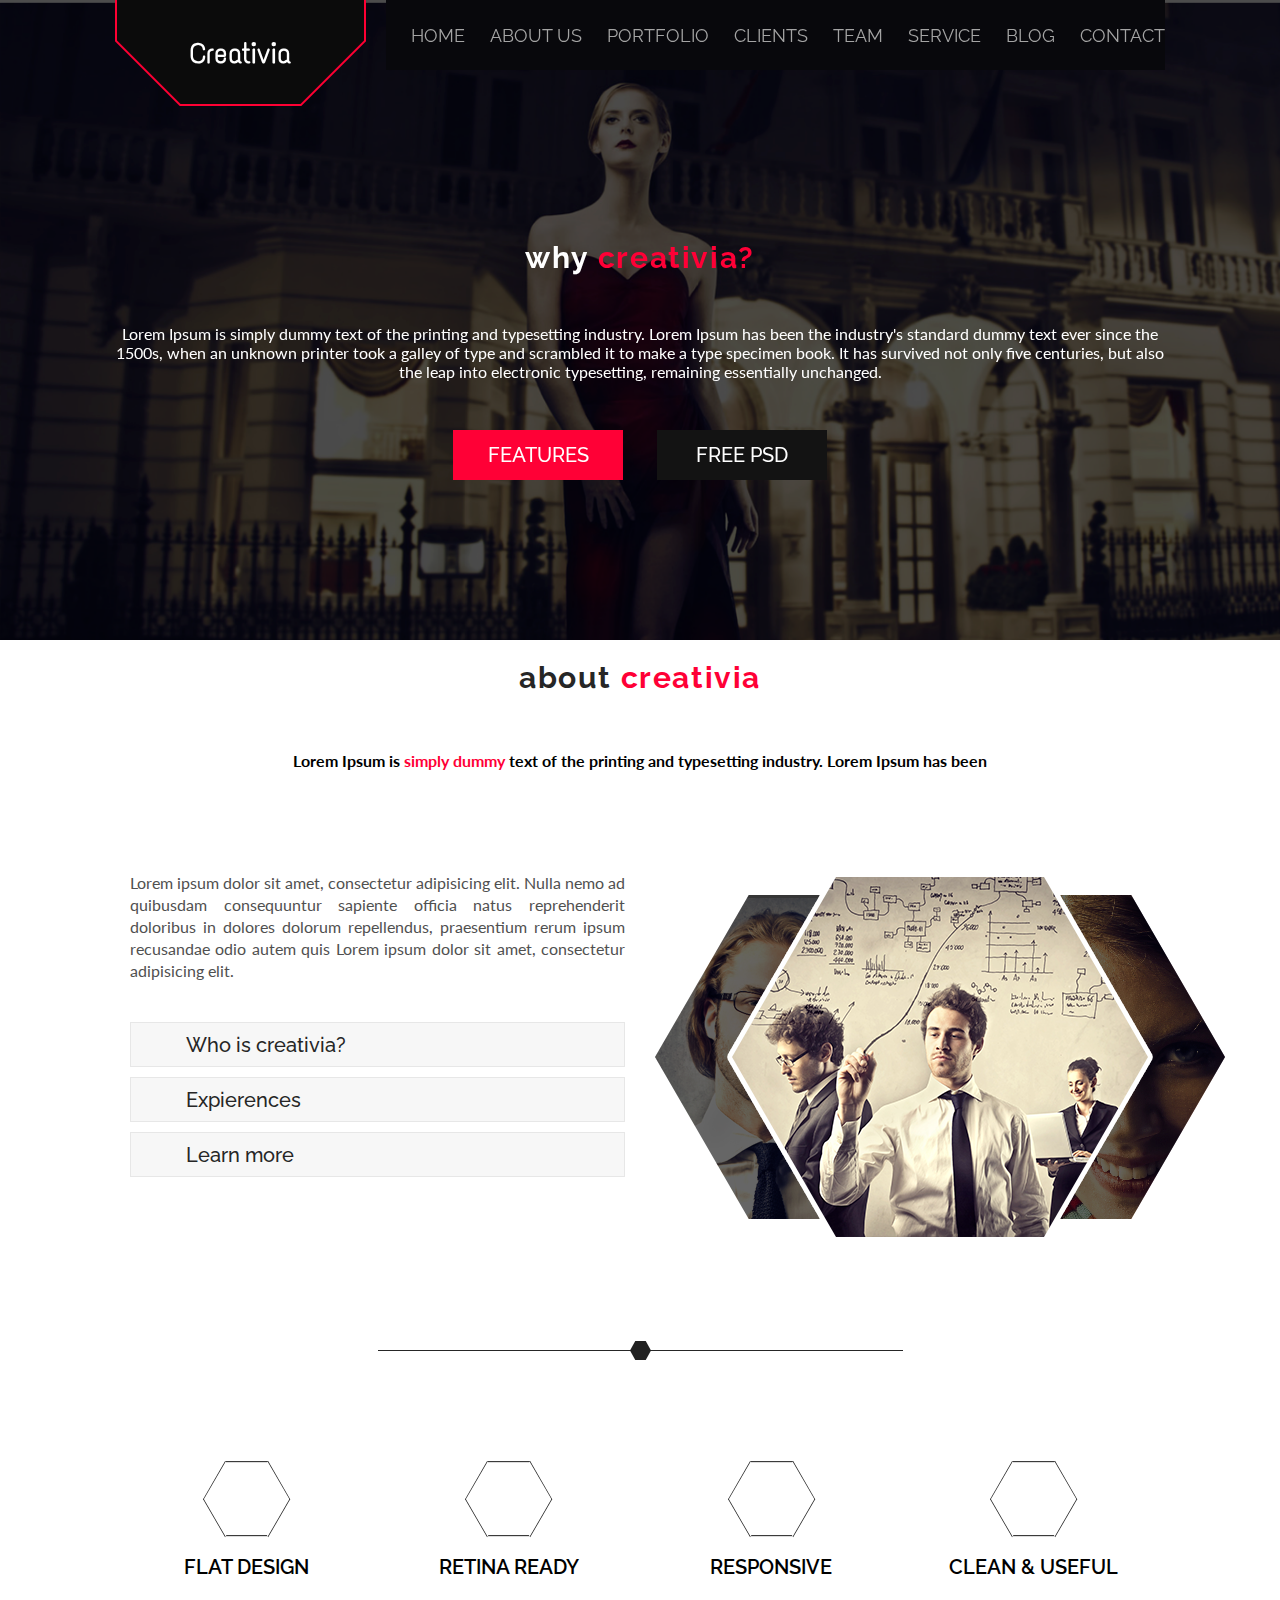
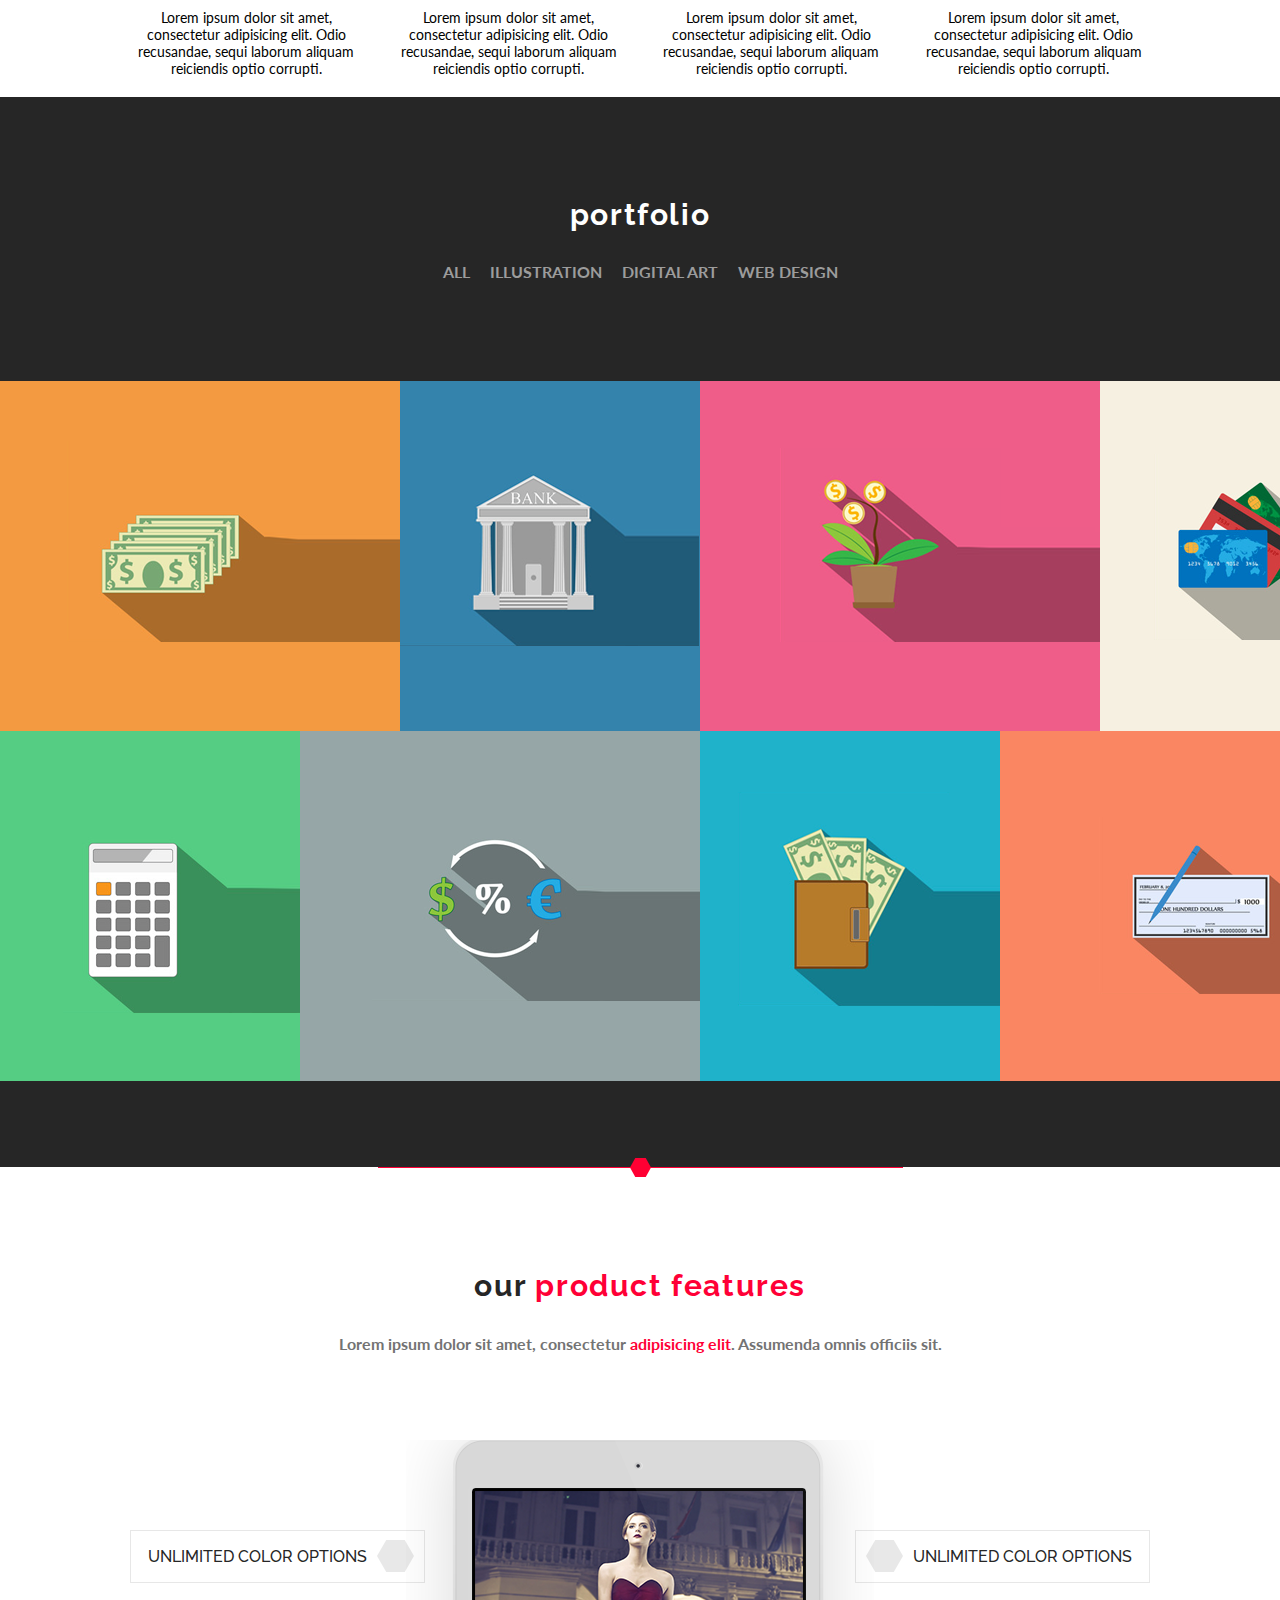
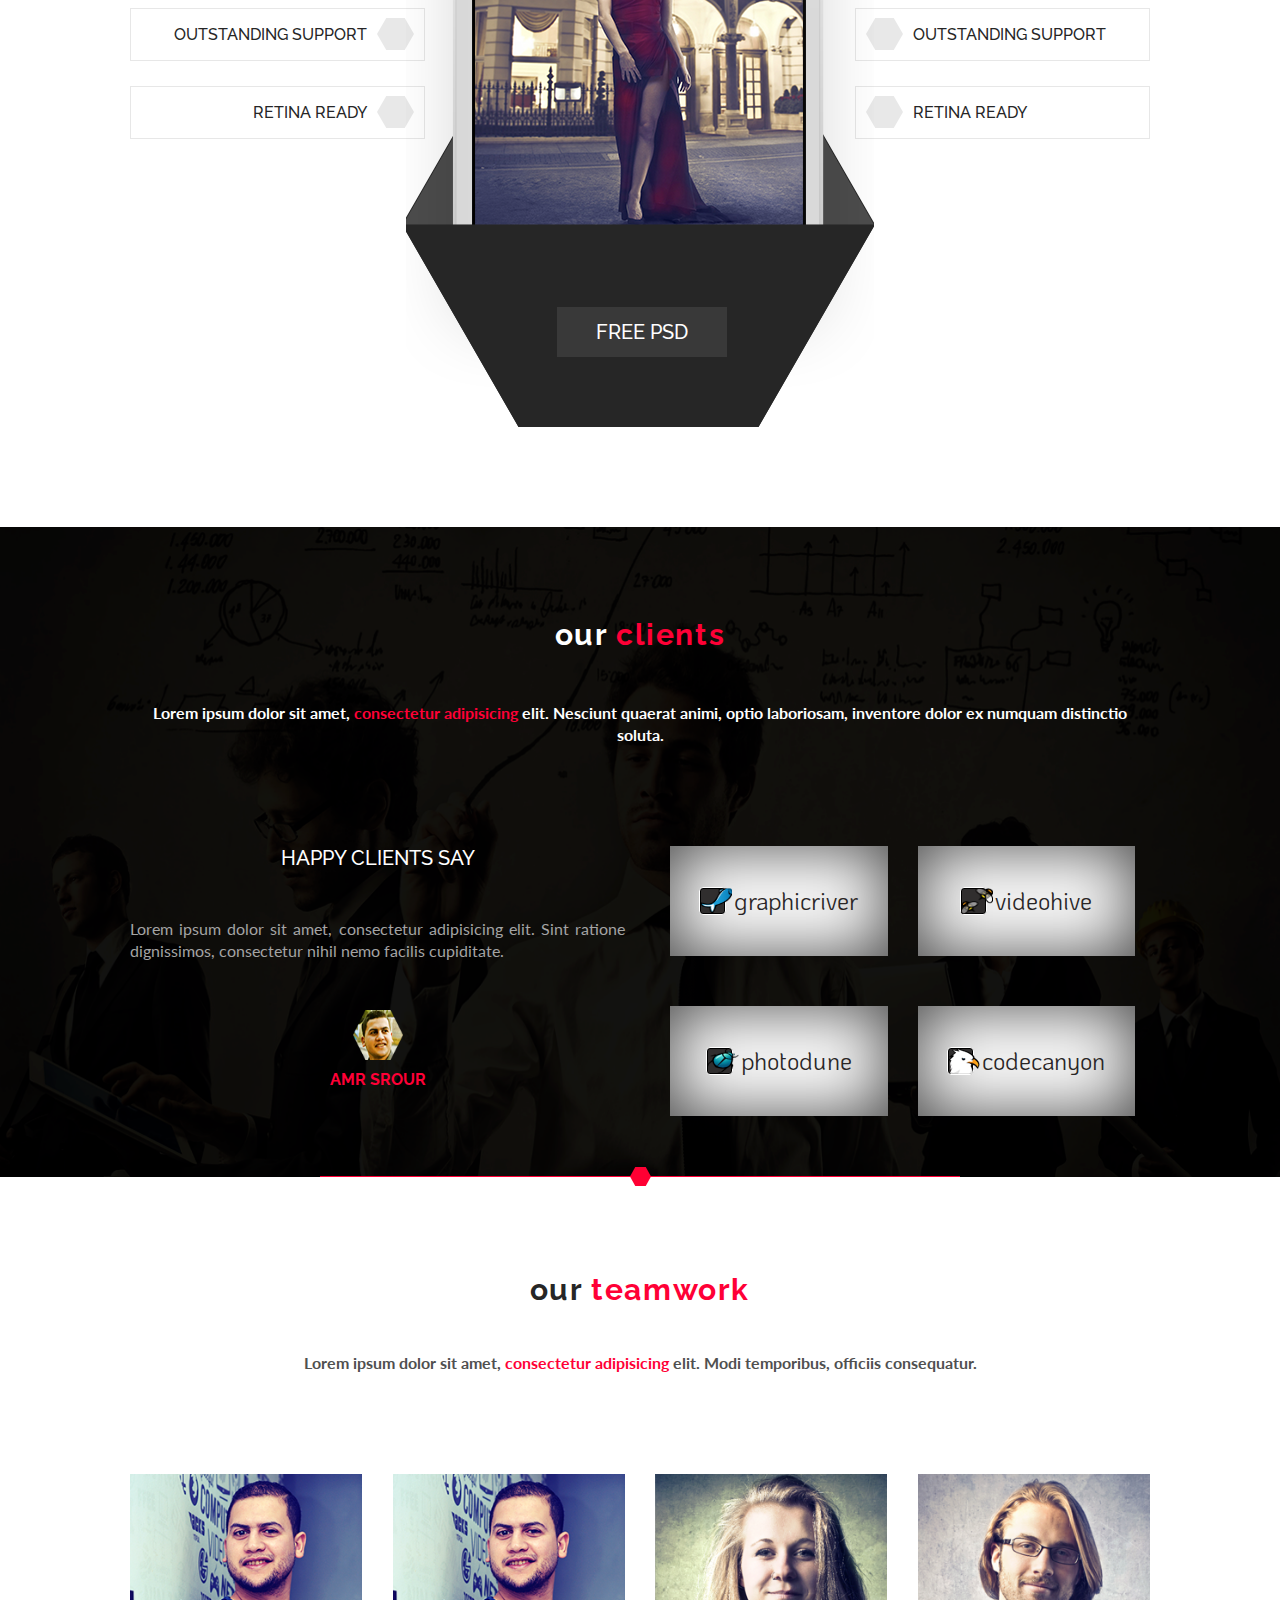
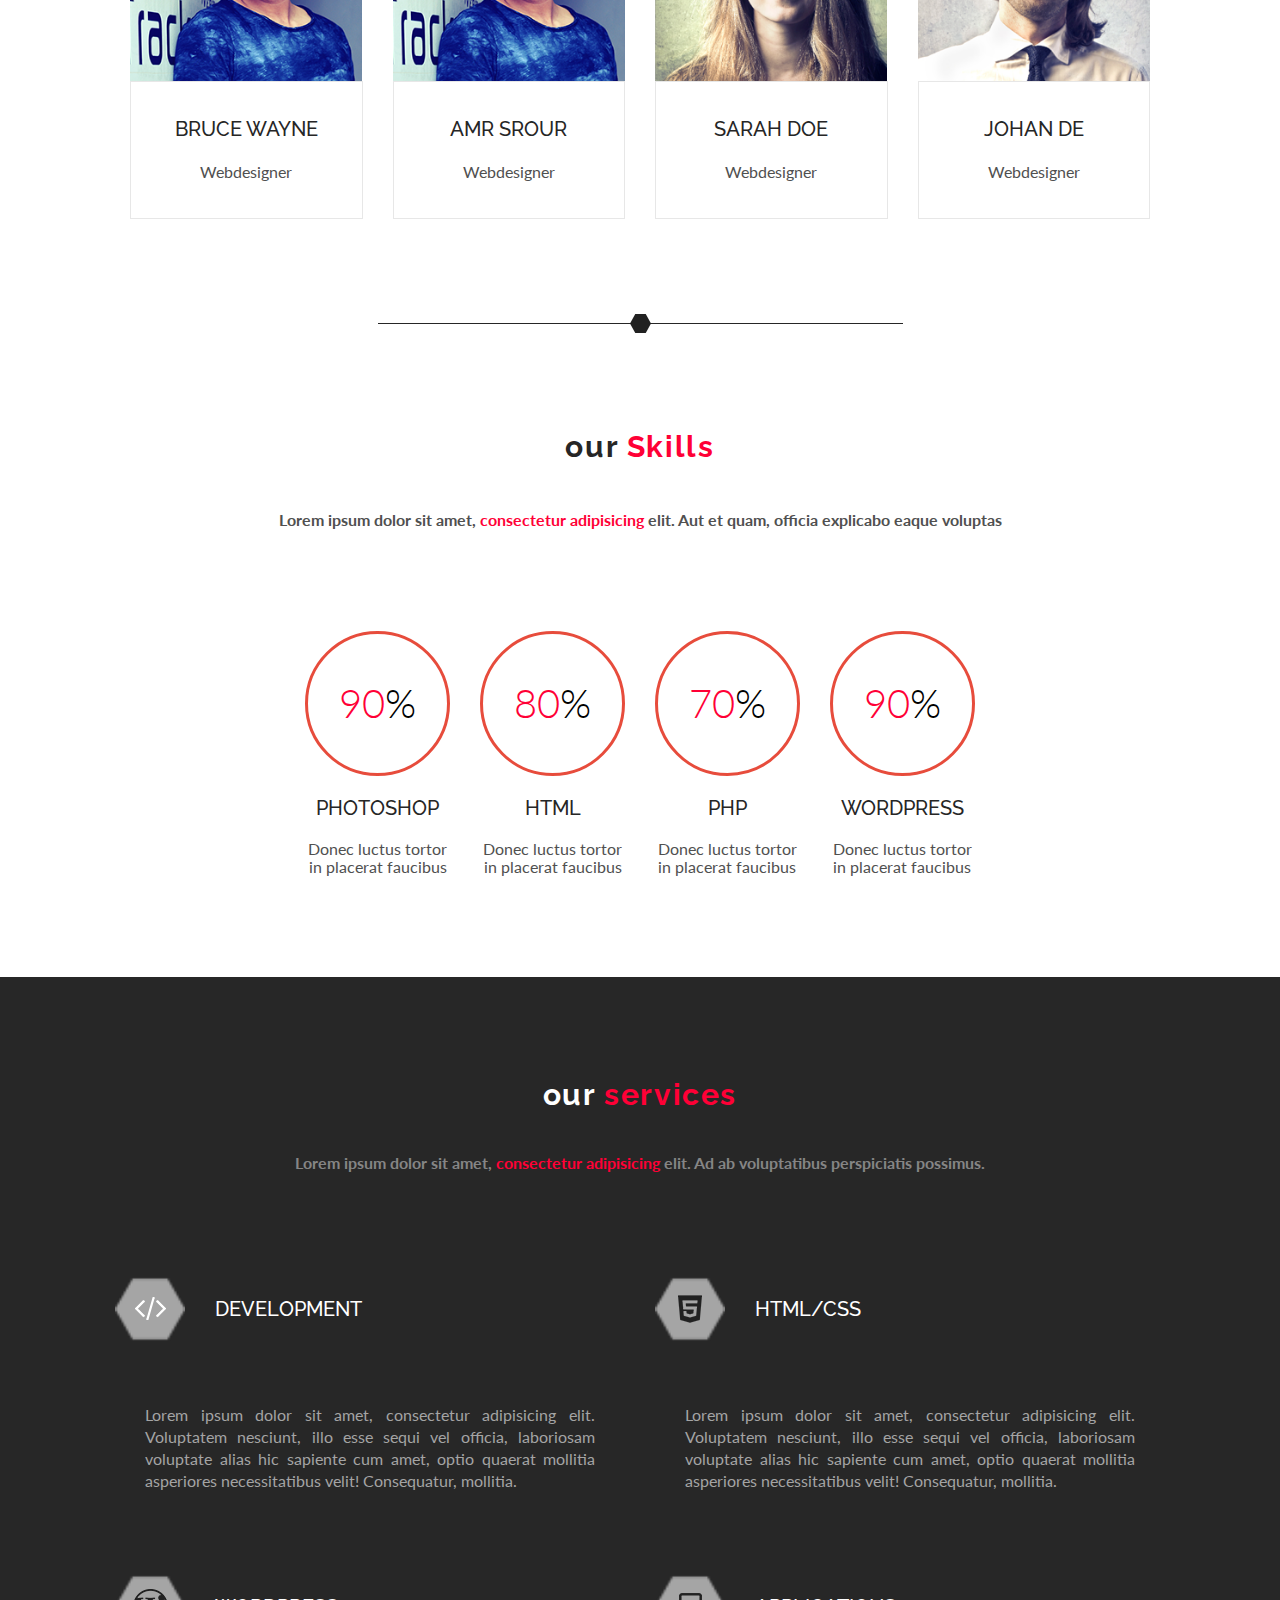
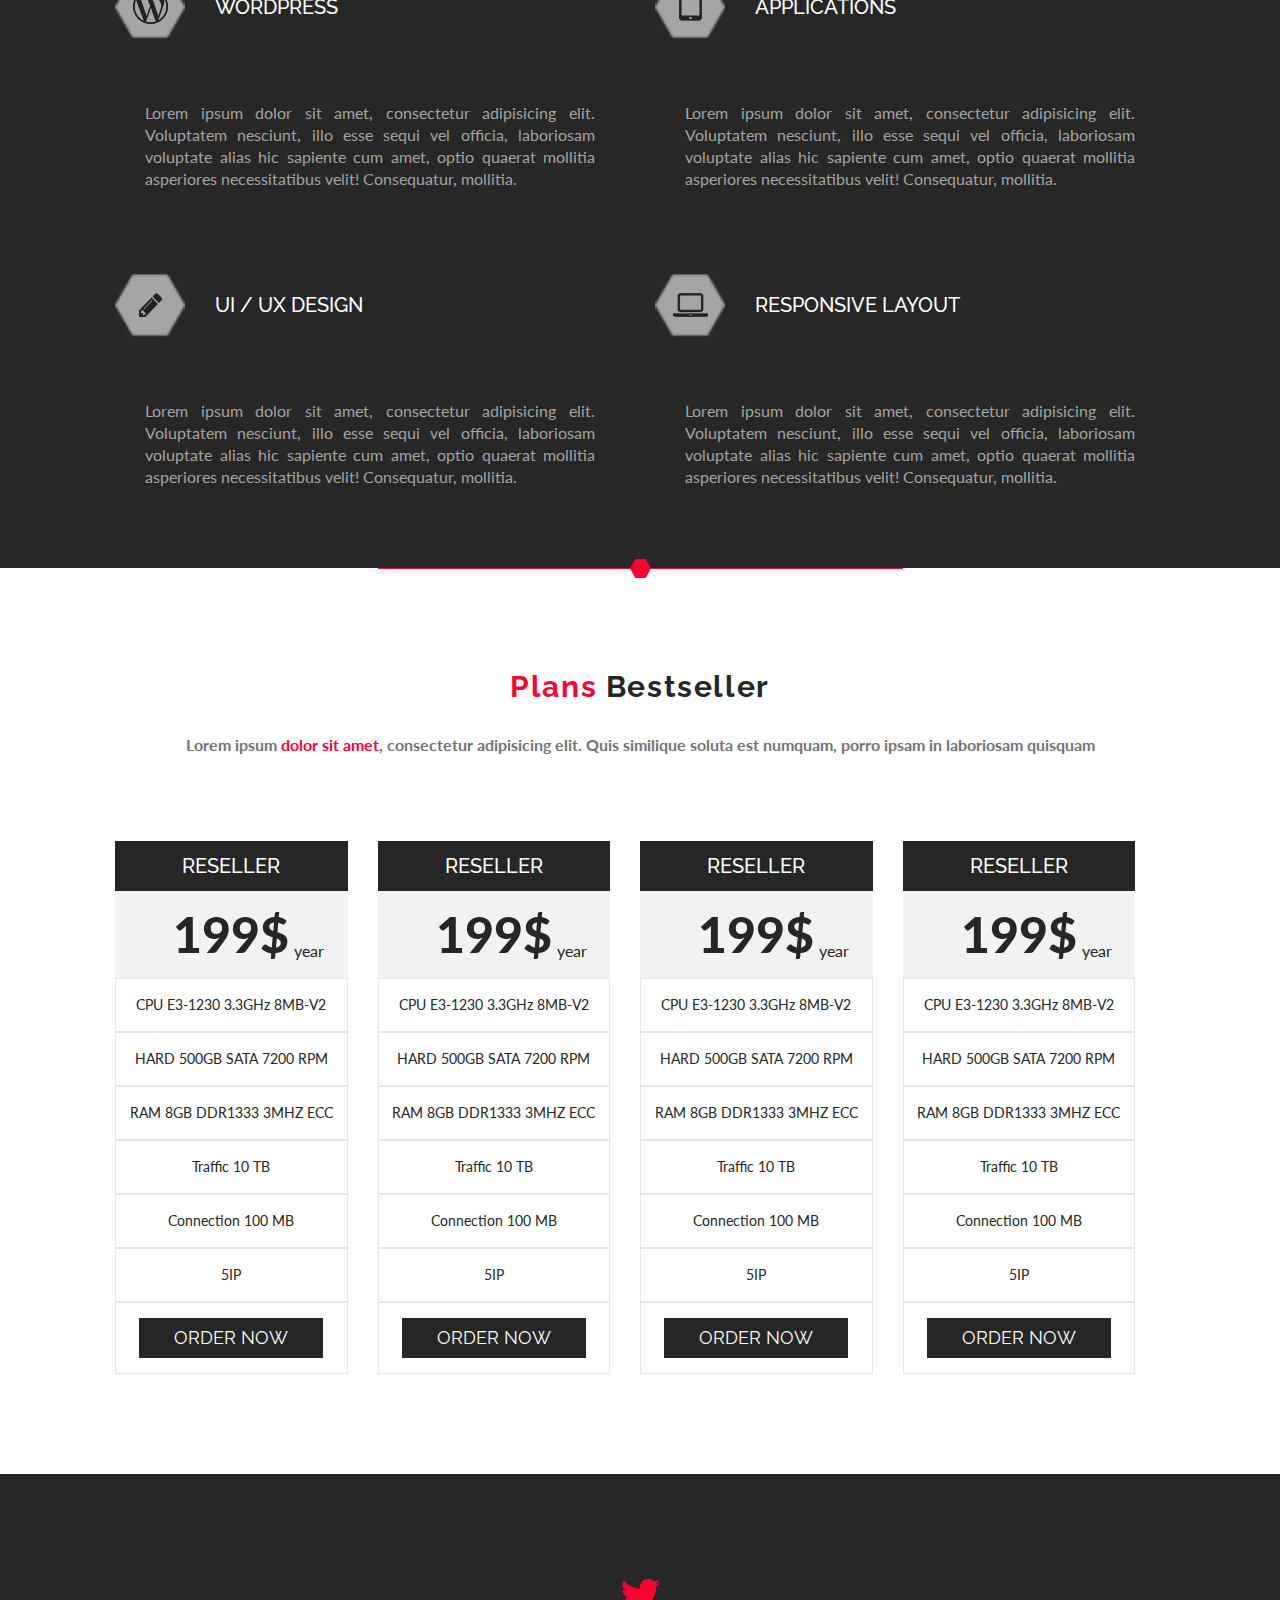
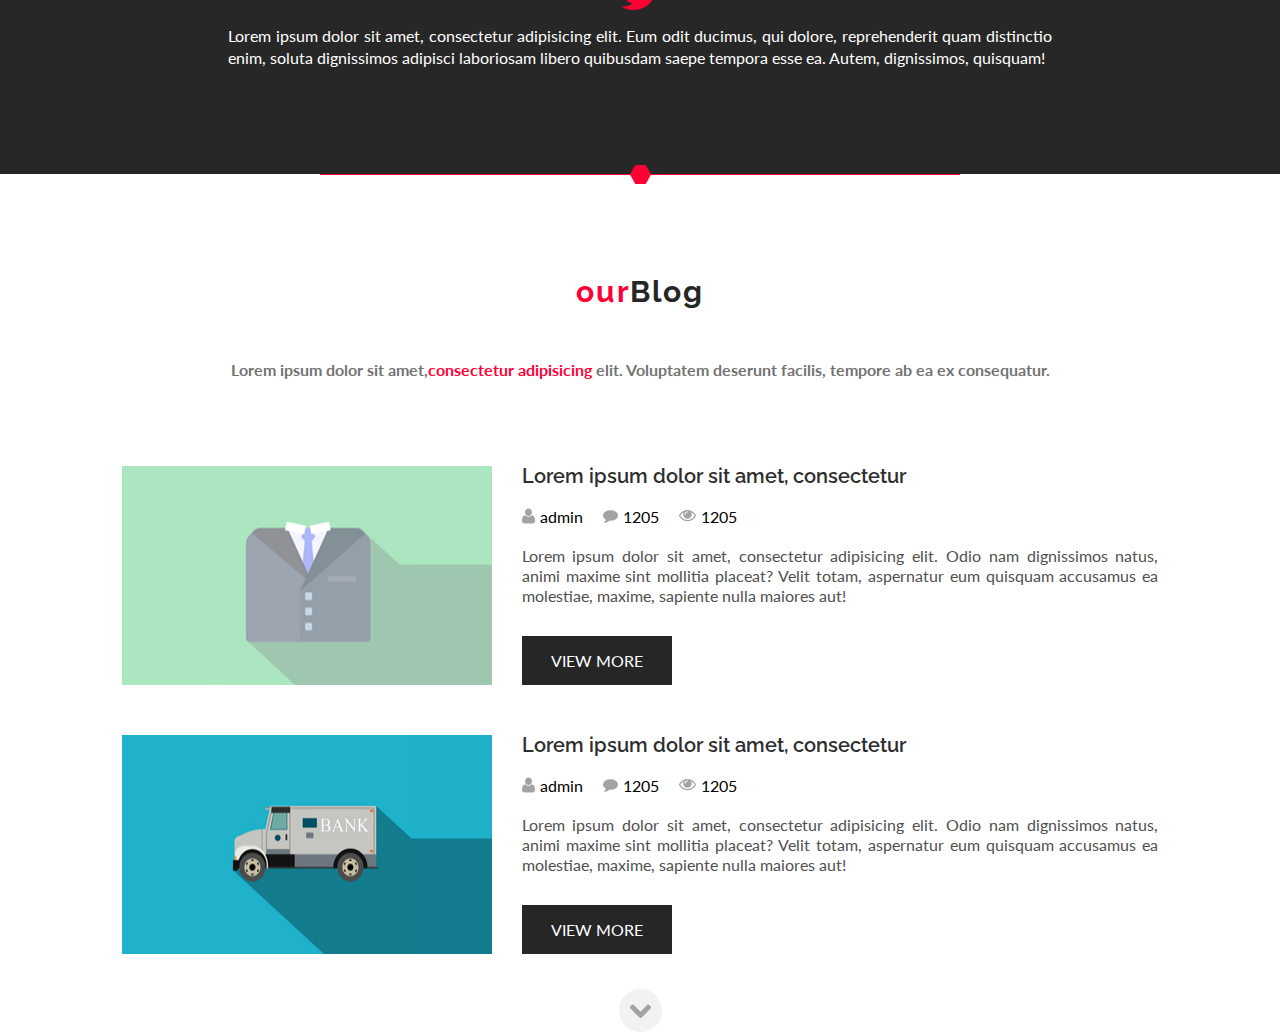
<file: Creativia/index.html>
<!DOCTYPE html>
<html lang="en">
<head>
	<meta charset="UTF-8">
	<title>Creativia</title>
	<link rel="stylesheet" type="text/css" href="css/general.css">
	<link rel="stylesheet" type="text/css" href="css/slick.css"/>
	<meta name="viewport" content="width=device-width">	
	<script src="https://ajax.googleapis.com/ajax/libs/jquery/2.2.0/jquery.min.js"></script>
	<script type="text/javascript" src="js/slick.min.js"></script>
	<script type="text/javascript" src="js/script.js"></script>
	<link rel="stylesheet" href="https://use.fontawesome.com/releases/v5.0.13/css/all.css" integrity="sha384-DNOHZ68U8hZfKXOrtjWvjxusGo9WQnrNx2sqG0tfsghAvtVlRW3tvkXWZh58N9jp" crossorigin="anonymous">
</head>
<body>
	<!--Header-->	 
<header class='header'>	
	<div class="header-slider">		
		<img src="images/img.png" alt="slider">	
	</div>		
		<div class="header-menu wrapper">
			<div class="header-menu-logo">
				<a href="#">Creativia</a>			
			</div>
			<div class="header-mobbtn">
				<span></span>
				<span></span>
				<span></span>
			</div>
			<nav class="header-menu-main">
				<ul>
					<li><div class="header-menu-active"></div>
						<a href="#">Home</a>
						<div class="header-menu-active"></div>
					</li>
					<li><div class="header-menu-active"></div>
						<a href="#">About US</a>
						<div class="header-menu-active"></div>
					</li>
					<li><div class="header-menu-active"></div>
						<a href="#">Portfolio</a>
						<div class="header-menu-active"></div>
					</li>
					<li><div class="header-menu-active"></div>
						<a href="#">Clients</a>
					<div class="header-menu-active"></div></li>
					<li><div class="header-menu-active"></div><a href="#">Team</a>
					<div class="header-menu-active"></div></li>

					<li><div class="header-menu-active"></div>
						<a href="#">Service</a>
					<div class="header-menu-active"></div></li>
					<li><div class="header-menu-active"></div>
						<a href="#">Blog</a>
					<div class="header-menu-active"></div></li>
					<li><div class="header-menu-active"></div><a href="#">Contact</a>
					<div class="header-menu-active"></div></li>
				</ul>
			</nav>
		</div>
		<div class="header-txt wrapper">
			<h1 class="header-txt-title">
				why <span>creativia?</span>
			</h1>
			<p class="header-txt-text">
				Lorem Ipsum is simply dummy text of the printing and typesetting industry. Lorem Ipsum has been the industry's standard dummy text ever since the 1500s, when an unknown printer took a galley of type and scrambled it to make a type specimen book. It has survived not only five centuries, but also the leap into electronic typesetting, remaining essentially unchanged.
			</p>
			<div class="header-txt-btns">
				<button class="header-txt-btn1">features</button>
				<button class="header-txt-btn2">free psd</button>
			</div>			
		</div>				
</header>
	
	<section class="about wrapper">
	<h2>about <span>creativia</span></h2>
	<h3>Lorem Ipsum is <span>simply dummy</span> text of the printing and typesetting industry. Lorem Ipsum has been</h3>
	<div class="about-content">
		<article class="about-txt">
			<p>Lorem ipsum dolor sit amet, consectetur adipisicing elit. Nulla nemo ad quibusdam consequuntur sapiente officia natus reprehenderit doloribus in dolores dolorum repellendus, praesentium rerum ipsum recusandae odio autem quis
			Lorem ipsum dolor sit amet, consectetur adipisicing elit.</p>
			<div class="about-quests">				
				<div class="about-quests-quest">
				<i class="fa fa-plus-circle" aria-hidden="true"></i>
				Who is creativia?
				</div>
				<div class="about-quests-answer">
					<p>Lorem ipsum dolor sit amet, consectetur adipisicing elit. Pariatur maiores odio nobis eius vel, dolorum in totam tenetur minima aliquid saepe, repellat sint nesciunt nam voluptates cupiditate ullam. Cum, dolore.</p>
				</div>
				<div class="about-quests-quest">
				<i class="fa fa-plus-circle" aria-hidden="true"></i>
				Expierences
				</div>
				<div class="about-quests-answer">
					<p>Lorem ipsum dolor sit amet, consectetur adipisicing elit. Pariatur maiores odio nobis eius vel, dolorum in totam tenetur minima aliquid saepe, repellat sint nesciunt nam voluptates cupiditate ullam. Cum, dolore.</p>
				</div>
				<div class="about-quests-quest">
				<i class="fa fa-plus-circle" aria-hidden="true"></i>
				Learn more
				</div>
				<div class="about-quests-answer">
					<p>Lorem ipsum dolor sit amet, consectetur adipisicing elit. Pariatur maiores odio nobis eius vel, dolorum in totam tenetur minima aliquid saepe, repellat sint nesciunt nam voluptates cupiditate ullam. Cum, dolore.</p>
				</div>
			</div>
		</article>
		<div class="about-pics">
			<img src="images/about.png" alt="">
		</div>
	</div>
	<div class="about-bar">
		<div class="about-bar-line">
			<img src="images/Shape-3.png" alt="">
		</div>		
	</div>
	<div class="about-items">
		<div class="about-items-item">
			<div class="hexagon">
				<img src="images/4.png" alt="">				
			</div>
			<span>flat design</span>
			<p>Lorem ipsum dolor sit amet, consectetur adipisicing elit. Odio recusandae, sequi laborum aliquam reiciendis optio corrupti.</p>
		</div>
		<div class="about-items-item">
			<div class="hexagon"></div>
			<span>retina ready</span>
			<p>Lorem ipsum dolor sit amet, consectetur adipisicing elit. Odio recusandae, sequi laborum aliquam reiciendis optio corrupti.</p>
		</div>
		<div class="about-items-item">
			<div class="hexagon"></div>
			<span>responsive</span>
			<p>Lorem ipsum dolor sit amet, consectetur adipisicing elit. Odio recusandae, sequi laborum aliquam reiciendis optio corrupti.</p>
		</div>
		<div class="about-items-item">
			<div class="hexagon"></div>
			<span>clean & useful</span>
			<p>Lorem ipsum dolor sit amet, consectetur adipisicing elit. Odio recusandae, sequi laborum aliquam reiciendis optio corrupti.</p>
		</div>
	</div>
</section>
	<section class="portfolio">
	<h2>portfolio</h2>
	<nav>
		<ul>
			<li>all</li>
			<li>illustration</li>
			<li>digital art</li>
			<li>web design</li>
		</ul>
	</nav>
	<div class="portfolio-pics1">
		<img src="images/portfolio1.png" alt="">
		<img src="images/portfolio2.png" alt="">
		<img src="images/portfolio3.png" alt="">
		<img src="images/portfolio4.png" alt="">		
	</div>
	<div class="portfolio-pics2">
		<img src="images/portfolio5.png" alt="">
		<img src="images/portfolio6.png" alt="">
		<img src="images/portfolio7.png" alt="">
		<img src="images/portfolio8.png" alt="">
	</div>
</section>
	<section class="features wrapper">
	<div class="features-bar">
		<div class="features-bar-line">
			<img src="images/redhex.png" alt="">
		</div>		
	</div>
	<h2>our <span>product features</span></h2>
	<h3>Lorem ipsum dolor sit amet, consectetur <span>adipisicing elit</span>. Assumenda omnis officiis sit.</h3>
	<main class="features-content">
		<div class="features-content-options1">
			<div class="features-content-option">unlimited color options 
				<div class="features-content-shape">
					<i class="fa fa-check" aria-hidden="true"></i></div>
			</div>
			<div class="features-content-option">outstanding support
				<div class="features-content-shape">
					<i class="fa fa-check" aria-hidden="true"></i></div>
			</div>
			
			<div class="features-content-option">retina ready
				<div class="features-content-shape">
					<i class="fa fa-check" aria-hidden="true"></i>
				</div>
			</div>
		</div>
		<div class="features-content-img">
			<img src="images/features.png" alt="">
			<button>free psd</button>
		</div>
		<div class="features-content-options2">
			<div class="features-content-option">
			<div class="features-content-shape">
				<i class="fa fa-check" aria-hidden="true"></i>
			</div>			
			unlimited color options</div>
			<div class="features-content-option">
				<div class="features-content-shape">
				<i class="fa fa-check" aria-hidden="true"></i>
				</div>
			outstanding support</div>
			<div class="features-content-option">
			<div class="features-content-shape">
				<i class="fa fa-check" aria-hidden="true"></i>
			</div>
			retina ready</div>
		</div>
	</main>
</section>
	<section class="clients ">
	<img class="clients-bg" src="images/bg.png" alt="">
	<div class="clients-wrapper wrapper">
		<h2>our <span>clients</span></h2>
		<h3>Lorem ipsum dolor sit amet, <span>consectetur adipisicing</span> elit. Nesciunt quaerat animi, optio laboriosam, inventore dolor ex numquam distinctio soluta.</h3>
		<div class="clients-say">
			<div class="clients-say-txt">
				<h4>happy clients say</h4>
				<article>Lorem ipsum dolor sit amet, consectetur adipisicing elit. Sint ratione dignissimos, consectetur nihil nemo facilis cupiditate.</article>
				<figure>
					<img class="clients-say-img" src="images/Shape-2 copy 4.png" alt="">
					<figcaption>amr srour</figcaption>
				</figure>
				<div class="clients-say-dots">
					<i class="fa fa-square" aria-hidden="true"></i>
					<i class="fa fa-square active" aria-hidden="true"></i>
					<i class="fa fa-square" aria-hidden="true"></i>
				</div>
			</div>
			<div class="clients-say-pics">
				<div class="clients-say-row1">
					<div class="clients-say-graph clients-say-block"> <div class="clients-say-square">
							<img src="images/clients1.png" alt="">
						</div>
						<p>graphicriver</p>
					</div>
					<div class="clients-say-video clients-say-block"> <div class="clients-say-square">
							<img src="images/clients2.png" alt="">
						</div>
						<p>videohive</p>
					</div>
				</div>
				<div class="clients-say-row2">
					<div class="clients-say-photo clients-say-block"> <div class="clients-say-square">
							<img src="images/clients3.png" alt="">
						</div>
						<p>photodune</p>
					</div>
					<div class="clients-say-code clients-say-block"> <div class="clients-say-square">
							<img src="images/clients4.png" alt="">
						</div>
						<p>codecanyon</p>
					</div>
				</div>
			</div>
		</div>		
	</div>
	<div class="clients-bar">
			<div class="clients-bar-line">
				<img src="images/redhex.png" alt="">
			</div>
	</div>
</section>
	<section class="teamwork wrapper">
	<h2>our <span>teamwork</span></h2>
	<h3>Lorem ipsum dolor sit amet, <span>consectetur adipisicing</span>  elit. Modi temporibus, officiis consequatur.</h3>
	<div class="teamwork-pics">
		<figure>
			<img src="images/webdes2.png" alt="">
			<div class="teamwork-pics-txt">
				<figcaption>bruce wayne</figcaption>
				<span>Webdesigner</span>
			</div>
			
		</figure>
		<figure>
			<img src="images/webdes2.png" alt="">
			<div class="teamwork-pics-txt">
				<figcaption>Amr Srour</figcaption>
				<span>Webdesigner</span>
			</div>			
		</figure>
		<figure>
			<img src="images/webdes3.png" alt="">
			<div class="teamwork-pics-txt">
				<figcaption>Sarah doe</figcaption>
				<span>Webdesigner</span>
			</div>			
		</figure>
		<figure>
			<img src="images/webdes4.png" alt="">
			<div class="teamwork-pics-txt">
				<figcaption>johan de</figcaption>
				<span>Webdesigner</span>
			</div>			
		</figure>
	</div>
	<div class="teamwork-bar">
		<div class="teamwork-bar-line">
			<img src="images/Shape-3.png" alt="">
		</div>
	</div>
	<h2>our <span>Skills</span></h2>
	<h3>Lorem ipsum dolor sit amet, <span>consectetur adipisicing</span> elit. Aut et quam, officia explicabo eaque voluptas</h3>
	<div class="teamwork-skills">
		<figure>
			<div class="teamwork-skills-round">
				<span>90</span>%
			</div>
			<figcaption>photoshop</figcaption>
			<p>Donec luctus tortor in placerat faucibus</p>
		</figure>
		<figure>
			<div class="teamwork-skills-round">
				<span>80</span>%
			</div>
			<figcaption>html</figcaption>
			<p>Donec luctus tortor in placerat faucibus</p>
		</figure>
		<figure>
			<div class="teamwork-skills-round">
				<span>70</span>%
			</div>
			<figcaption>php</figcaption>
			<p>Donec luctus tortor in placerat faucibus</p>
		</figure>
		<figure>
			<div class="teamwork-skills-round">
				<span>90</span>%
			</div>
			<figcaption>wordpress</figcaption>
			<p>Donec luctus tortor in placerat faucibus</p>
		</figure>
	</div>
</section>
	<section class="services wrapper">
	<h2>our <span>services</span></h2>
	<h3>Lorem ipsum dolor sit amet, <span>consectetur adipisicing</span> elit. Ad ab voluptatibus perspiciatis possimus.</h3>
	<div class="services-items">
		<a class="services-item">
			<div class="services-item-title">
				<div class="services-item-bkg">
					<img src="images/1.png" alt="development">
				</div>				
				<h4>development</h4>
			</div>
			<div class="services-item-text">
				<span>Lorem ipsum dolor sit amet, consectetur adipisicing elit. Voluptatem nesciunt, illo esse sequi vel officia, laboriosam voluptate alias hic sapiente cum amet, optio quaerat mollitia asperiores necessitatibus velit! Consequatur, mollitia.</span>
			</div>
		</a>
		<a class="services-item">
			<div class="services-item-title">
				<div class="services-item-bkg">
					<img src="images/htm.png" alt="html">
				</div>
				<h4>html/css</h4>
			</div>
			<div class="services-item-text">
				<span>Lorem ipsum dolor sit amet, consectetur adipisicing elit. Voluptatem nesciunt, illo esse sequi vel officia, laboriosam voluptate alias hic sapiente cum amet, optio quaerat mollitia asperiores necessitatibus velit! Consequatur, mollitia.</span>
			</div>
		<av>
		<a class="services-item">
			<div class="services-item-title">
				<div class="services-item-bkg">
					<img src="images/wp.png" alt="development">
				</div>				
				<h4>wordpress</h4>
			</div>
			<div class="services-item-text">
				<span>Lorem ipsum dolor sit amet, consectetur adipisicing elit. Voluptatem nesciunt, illo esse sequi vel officia, laboriosam voluptate alias hic sapiente cum amet, optio quaerat mollitia asperiores necessitatibus velit! Consequatur, mollitia.</span>
			</div>
		<av>
		<a class="services-item">
			<div class="services-item-title">
				<div class="services-item-bkg">
					<img src="images/app.png" alt="development">
				</div>
				<h4>applications</h4>
			</div>
			<div class="services-item-text">
				<span>Lorem ipsum dolor sit amet, consectetur adipisicing elit. Voluptatem nesciunt, illo esse sequi vel officia, laboriosam voluptate alias hic sapiente cum amet, optio quaerat mollitia asperiores necessitatibus velit! Consequatur, mollitia.</span>
			</div>
		</a>
		<a class="services-item">
			<div class="services-item-title">
				<div class="services-item-bkg">
					<img src="images/ui.png" alt="ui / ux design">
				</div>
				<h4>ui / ux design</h4>
			</div>
			<div class="services-item-text">
				<span>Lorem ipsum dolor sit amet, consectetur adipisicing elit. Voluptatem nesciunt, illo esse sequi vel officia, laboriosam voluptate alias hic sapiente cum amet, optio quaerat mollitia asperiores necessitatibus velit! Consequatur, mollitia.</span>
			</div>
		</a>
		<a class="services-item">
			<div class="services-item-title">
				<div class="services-item-bkg">
					<img src="images/lay.png" alt="layout">
				</div>
				<h4>Responsive layout</h4>
			</div>
			<div class="services-item-text">
				<span>Lorem ipsum dolor sit amet, consectetur adipisicing elit. Voluptatem nesciunt, illo esse sequi vel officia, laboriosam voluptate alias hic sapiente cum amet, optio quaerat mollitia asperiores necessitatibus velit! Consequatur, mollitia.</span>
			</div>
		</a>
	</div>
		
</section>
	<section class="bestellers wrapper">
	<div class="bestellers-bar">
		<div class="bestellers-bar-line">
			<img src="images/redhex.png" alt="">
		</div>		
	</div>
	<h2><span>Plans</span> Bestseller</h2>
	<h3>Lorem ipsum <span>dolor sit amet</span>, consectetur adipisicing elit. Quis similique soluta est numquam, porro ipsam in laboriosam quisquam</h3>
	<div class="bestellers-plans">
		<figure class="bestellers-plans-item">
			<div class="bestellers-plans-reseller">reseller</div>		
			<div class="bestellers-plans-price">199$ <span>year</span>	
			</div>
			<figcaption>CPU E3-1230 3.3GHz 8MB-V2 </figcaption>
			<figcaption>HARD 500GB SATA 7200 RPM</figcaption>
			<figcaption>RAM 8GB DDR1333 3MHZ ECC</figcaption>
			<figcaption>Traffic 10 TB</figcaption>
			<figcaption>Connection 100 MB</figcaption>
			<figcaption>5IP</figcaption>
			<figcaption><button>ORDER NOW</button></figcaption>
		</figure>
		<figure class="bestellers-plans-item">
			<div class="bestellers-plans-reseller">reseller</div>
			<div class="bestellers-plans-price">199$ <span>year</span>
			</div>
			<figcaption>CPU E3-1230 3.3GHz 8MB-V2 </figcaption>
			<figcaption>HARD 500GB SATA 7200 RPM</figcaption>
			<figcaption>RAM 8GB DDR1333 3MHZ ECC</figcaption>
			<figcaption>Traffic 10 TB</figcaption>
			<figcaption>Connection 100 MB</figcaption>
			<figcaption>5IP</figcaption>
			<figcaption><button>ORDER NOW</button></figcaption>
		</figure>
		<figure class="bestellers-plans-item">
			<div class="bestellers-plans-reseller">reseller</div>
			<div class="bestellers-plans-price">199$ <span>year</span>
			</div>
			<figcaption>CPU E3-1230 3.3GHz 8MB-V2 </figcaption>
			<figcaption>HARD 500GB SATA 7200 RPM</figcaption>
			<figcaption>RAM 8GB DDR1333 3MHZ ECC</figcaption>
			<figcaption>Traffic 10 TB</figcaption>
			<figcaption>Connection 100 MB</figcaption>
			<figcaption>5IP</figcaption>
			<figcaption><button>ORDER NOW</button></figcaption>
		</figure>
		<figure class="bestellers-plans-item">
			<div class="bestellers-plans-reseller">reseller</div>
			<div class="bestellers-plans-price">199$ <span>year</span>
			</div>
			<figcaption>CPU E3-1230 3.3GHz 8MB-V2 </figcaption>
			<figcaption>HARD 500GB SATA 7200 RPM</figcaption>
			<figcaption>RAM 8GB DDR1333 3MHZ ECC</figcaption>
			<figcaption>Traffic 10 TB</figcaption>
			<figcaption>Connection 100 MB</figcaption>
			<figcaption>5IP</figcaption>
			<figcaption><button>ORDER NOW</button></figcaption>
		</figure>
	</div>
	
</section>
<section class="bestellers-twi">
		<img src="images/icon-twi.png" alt="twitter">
		<p>Lorem ipsum dolor sit amet, consectetur adipisicing elit. Eum odit ducimus, qui dolore, reprehenderit quam distinctio enim, soluta dignissimos adipisci laboriosam libero quibusdam saepe tempora esse ea. Autem, dignissimos, quisquam!</p>
</section>
	<section class="blog">
	<div class="blog-bar">
		<div class="blog-bar-line">
			<img src="images/redhex.png" alt="">
		</div>		
	</div>
	<h2><span>our</span>Blog</h2>
	<h3>Lorem ipsum dolor sit amet,<span>consectetur adipisicing </span> elit. Voluptatem deserunt facilis, tempore ab ea ex consequatur.</h3>
	<div class="blog-content">
		<div class="blog-content-item">
			<img src="images/img1.png" alt="shirt">
			<div class="blog-content-info">
				<span class="blog-content-title">
					Lorem ipsum dolor sit amet, consectetur 
				</span>
				<div class="blog-content-inform">
					<div class="blog-content-infitem">
						<img src="images/user.png" alt="author">
						<span>admin</span>
					</div>
					<div class="blog-content-infitem">
						<img src="images/comment.png" alt="comments">
						<span>1205</span>
					</div>
					<div class="blog-content-infitem">
						<img src="images/view.png" alt="views">
						<span>1205</span>
					</div>
				</div>
				<p>Lorem ipsum dolor sit amet, consectetur adipisicing elit. Odio nam dignissimos natus, animi maxime sint mollitia placeat? Velit totam, aspernatur eum quisquam accusamus ea molestiae, maxime, sapiente nulla maiores aut!</p>
				<button>view more</button>
			</div>
		</div>
		<div class="blog-content-item">
			<img src="images/img2.png" alt="shirt">
			<div class="blog-content-info">
				<span class="blog-content-title">
					Lorem ipsum dolor sit amet, consectetur 
				</span>
				<div class="blog-content-inform">
					<div class="blog-content-infitem">
						<img src="images/user.png" alt="author">
						<span>admin</span>
					</div>
					<div class="blog-content-infitem">
						<img src="images/comment.png" alt="comments">
						<span>1205</span>
					</div>
					<div class="blog-content-infitem">
						<img src="images/view.png" alt="views">
						<span>1205</span>
					</div>
				</div>
				<p>Lorem ipsum dolor sit amet, consectetur adipisicing elit. Odio nam dignissimos natus, animi maxime sint mollitia placeat? Velit totam, aspernatur eum quisquam accusamus ea molestiae, maxime, sapiente nulla maiores aut!</p>
				<button>view more</button>
			</div>
		</div>
	</div>
	<div class="blog-more">
		<img src="images/load-more.png" alt="">
	</div>
</section>
</body>
</html>
</file>
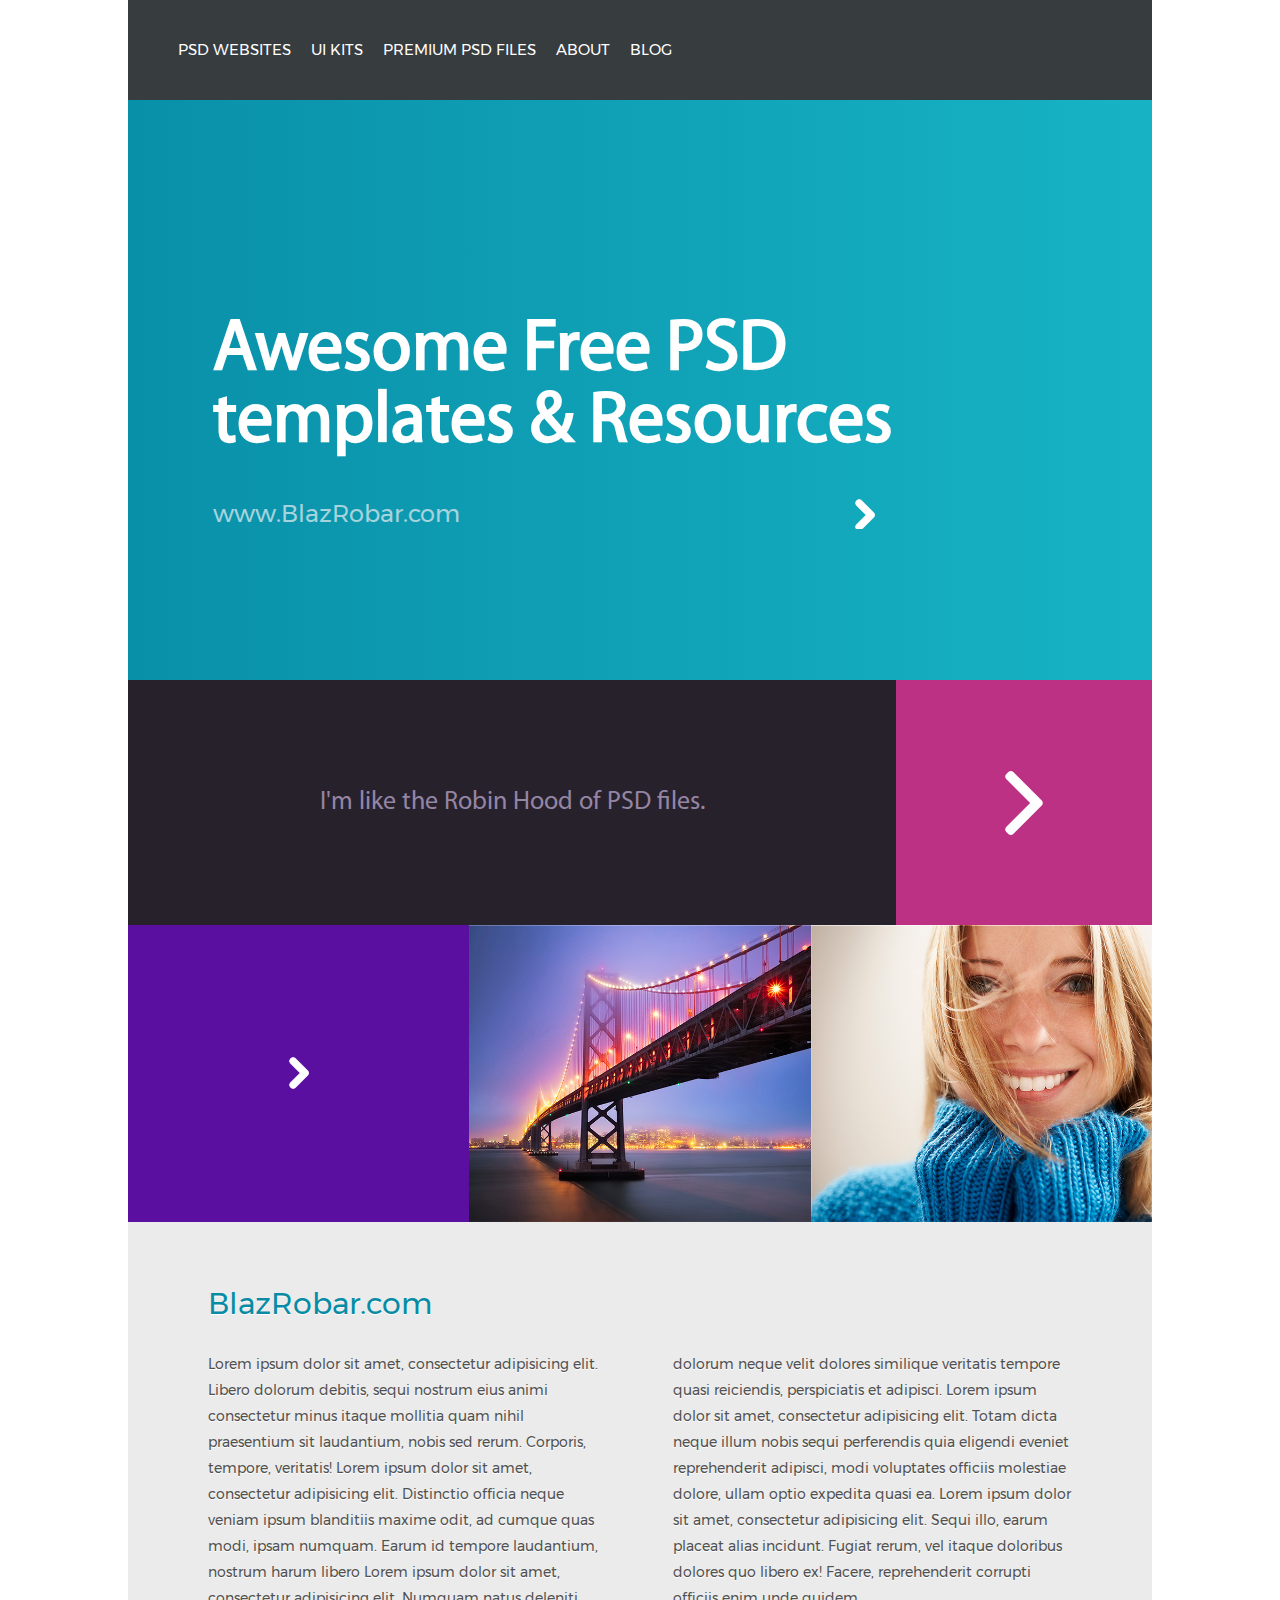
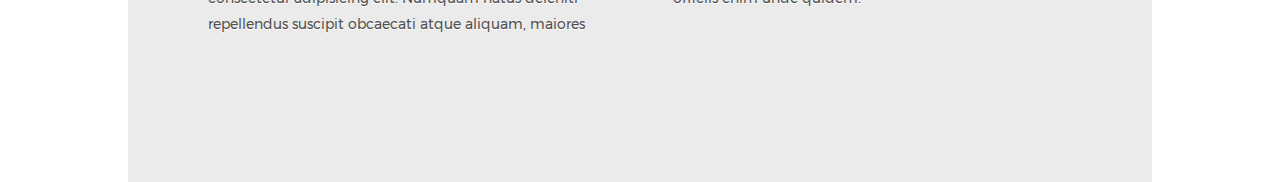
<file: FreePSD/index.html>
<!DOCTYPE html>
<html lang="en">
<head>
	<meta charset="UTF-8">
	<title>FreePSD Site</title>
	<link rel="stylesheet" type="text/css" href="css/general.css">
	<meta name="viewport" content="width=device-width">	
	<script src="http://code.jquery.com/jquery-1.11.0.min.js"></script>
	<script src="//ajax.googleapis.com/ajax/libs/jquery/1.9.1/jquery.min.js"></script>
	<script src="js/menu.js"></script>
</head>
<body>
	<header>
	<div class="header">
		<div class="header-text">Navigation</div>
		<div class="header-menu">
			<div class="header-menu-item header-menu-item1"></div>
			<div class="header-menu-item header-menu-item2"></div>
			<div class="header-menu-item header-menu-item3"></div>
		</div>
		<nav>
			<li>psd websites</li>
			<li>ui kits</li>
			<li>premium psd files</li>
			<li>about</li>
			<li>blog</li>
		</nav>		
				
	</div>
</header>
	<main class="banner">
	<div class="banner-container">
		<div class="banner-container-txt">
			<p class="boldtxt">Awesome Free PSD templates & Resources</p>
			<div class="thintxt">
				<p>www.BlazRobar.com</p>
				<a href="www.blazrobar.com"></a>
			</div>
		</div>		
	</div>
</main>	
	<section class="link">
	<div class="link-container">
		<div class="link-container-text">
			<p>I'm like the Robin Hood of PSD files.</p>
		</div>
		<div class="link-container-arrow"></div>
	</div>
</section>
	<section class="slider">
	<div class="slider-wrap">
		<div class="slider-respons"></div>
		<div class="slider-wr">
			<div class="slider-item slider-item1">
				<div class="slider-item-arrow"></div>
			</div>
			<div class="slider-item slider-item2"></div>
			<div class="slider-item slider-item3"></div>
		</div>
	</div>
</section>
	<section class="textplace">
	<div class="textplace-area">
		<h1>BlazRobar.com</h1>
		<p>Lorem ipsum dolor sit amet, consectetur adipisicing elit. Libero dolorum debitis, sequi nostrum eius animi consectetur minus itaque mollitia quam nihil praesentium sit laudantium, nobis sed rerum. Corporis, tempore, veritatis! Lorem ipsum dolor sit amet, consectetur adipisicing elit. Distinctio officia neque veniam ipsum blanditiis maxime odit, ad cumque quas modi, ipsam numquam. Earum id tempore laudantium, nostrum harum libero Lorem ipsum dolor sit amet, consectetur adipisicing elit. Numquam natus deleniti repellendus suscipit obcaecati atque aliquam, maiores dolorum neque velit dolores similique veritatis tempore quasi reiciendis, perspiciatis et adipisci. Lorem ipsum dolor sit amet, consectetur adipisicing elit. Totam dicta neque illum nobis sequi perferendis quia eligendi eveniet reprehenderit adipisci, modi voluptates officiis molestiae dolore, ullam optio expedita quasi ea. Lorem ipsum dolor sit amet, consectetur adipisicing elit. Sequi illo, earum placeat alias incidunt. Fugiat rerum, vel itaque doloribus dolores quo libero ex! Facere, reprehenderit corrupti officiis enim unde quidem.</p>
	</div>
</section>
	
</body>
</html>
</file>
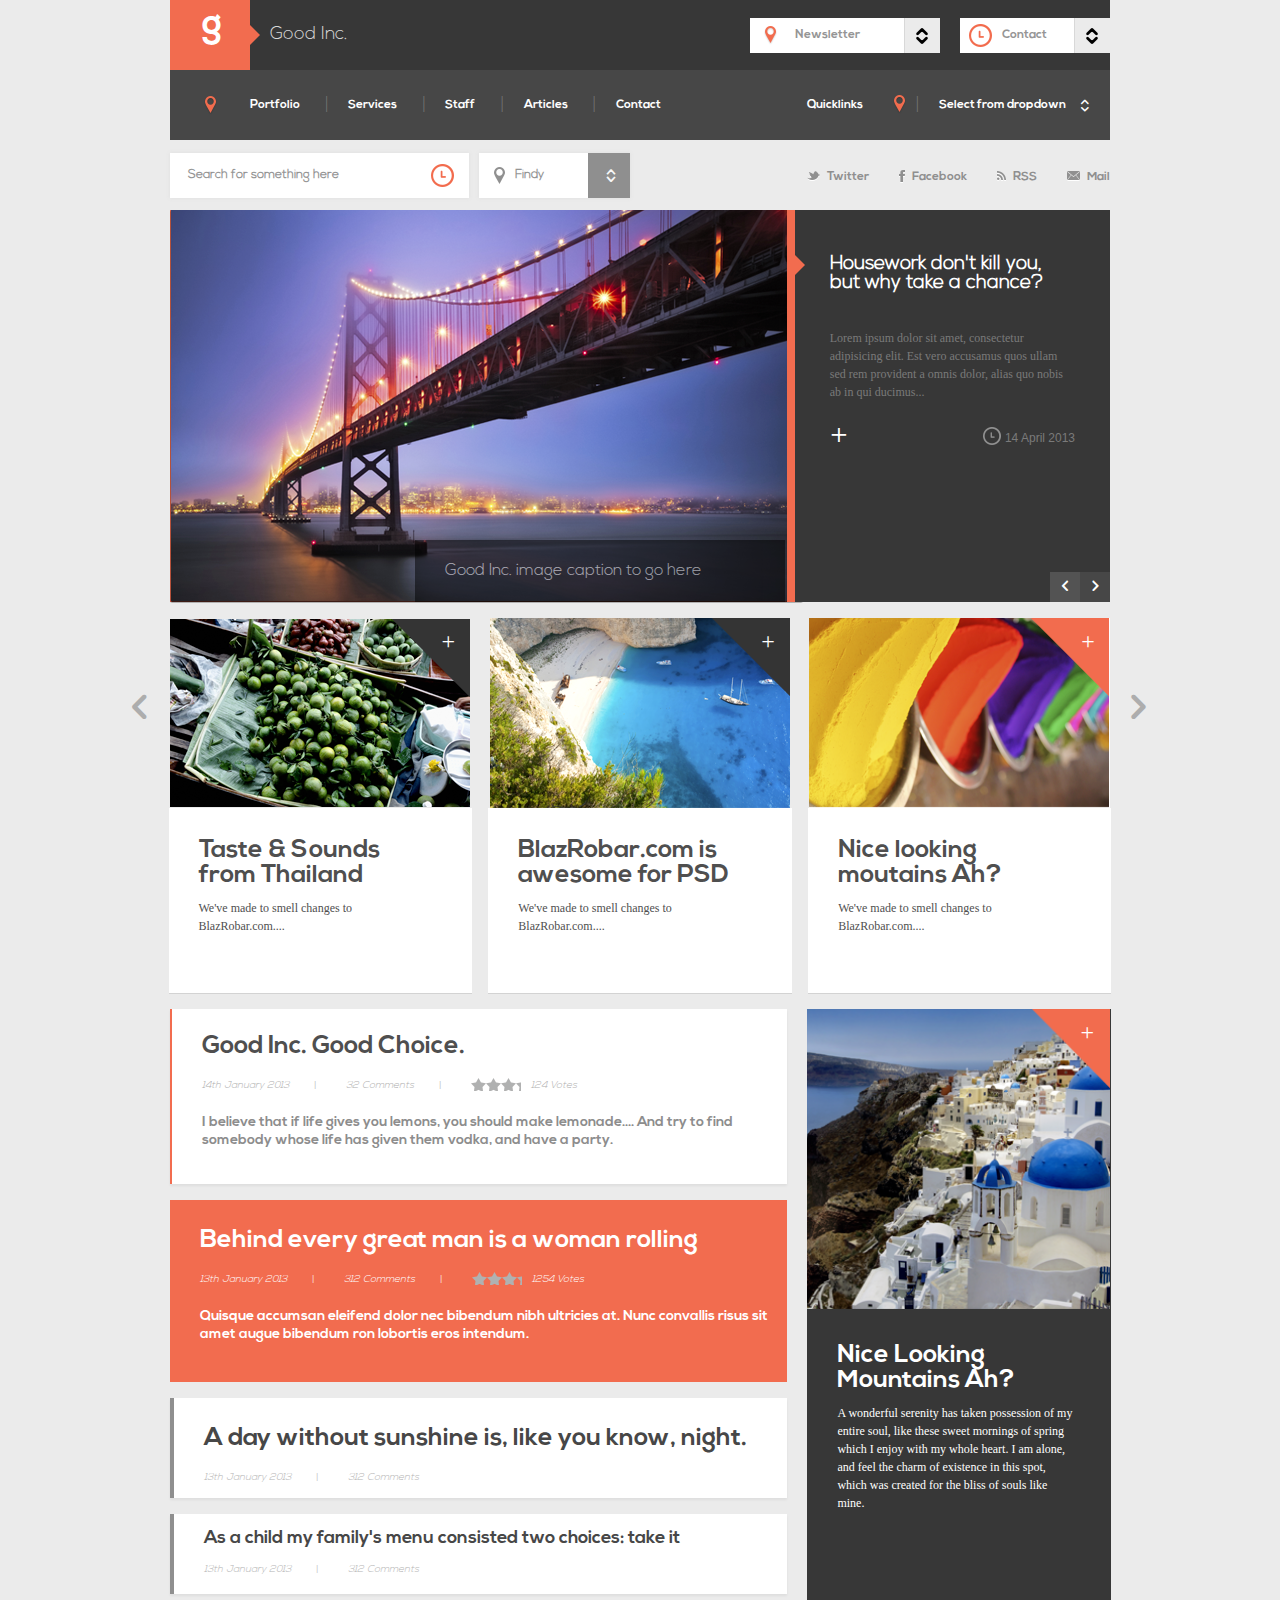
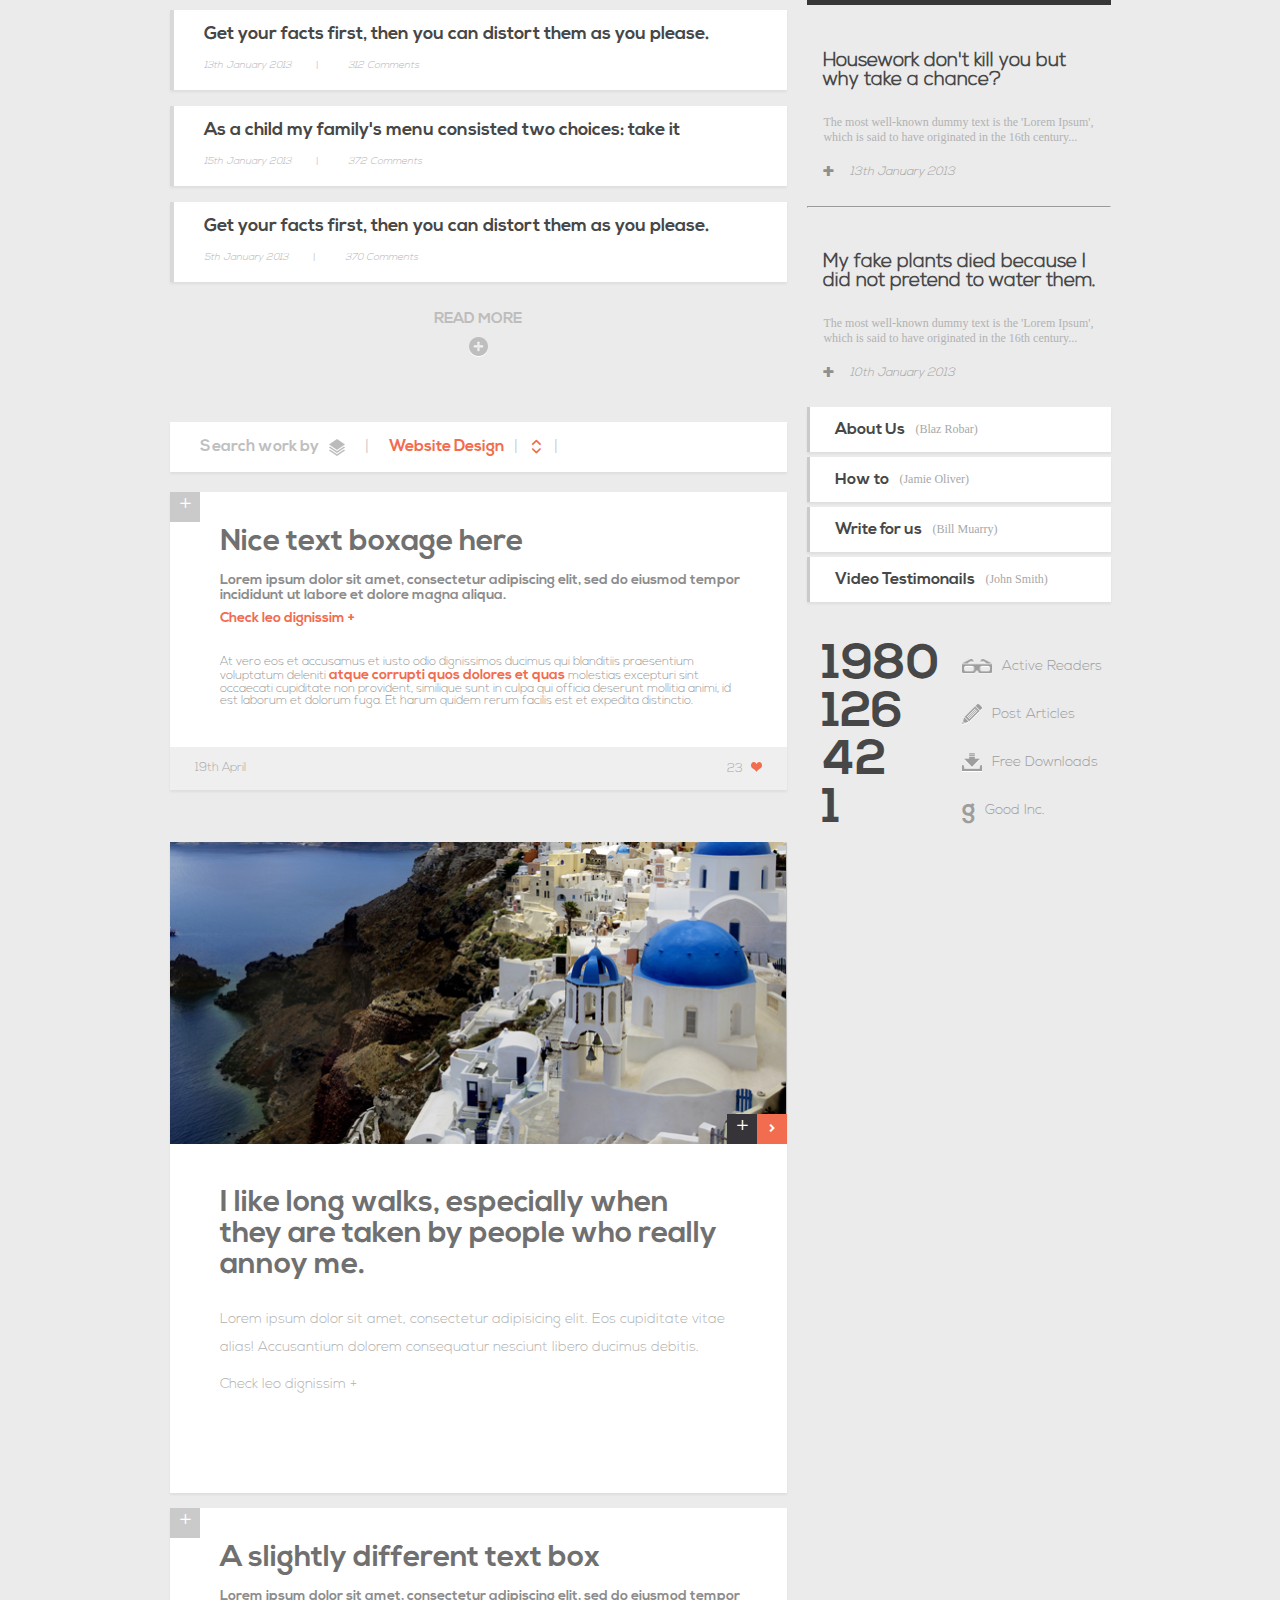
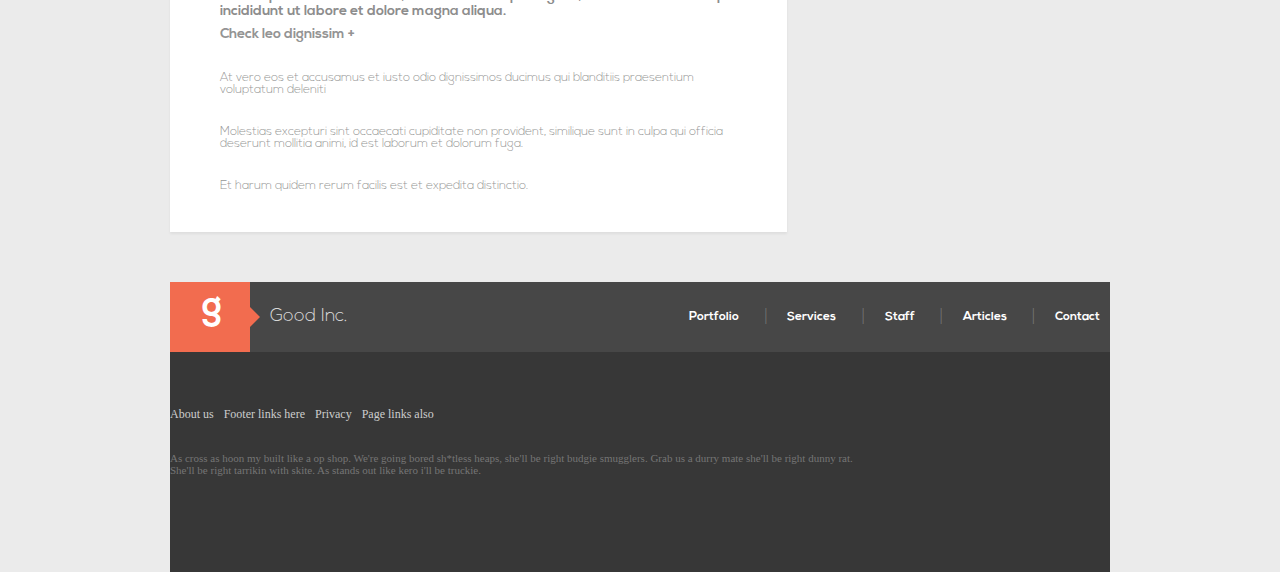
<file: goodInc/index.html>
<!DOCTYPE html>
<html lang="en">
<head>
	<meta charset="UTF-8">
	<title>GoodInc</title>
	<link rel="stylesheet" type="text/css" href="css/general.css">
</head>
<body>
	<header>
	<div class="headwrapper">
		<div class="leftwrap">
			<div class="logo"><span>g</span></div>
			<div class="tr"></div>
			<div class="compname">Good Inc.</div>
		</div>
		<div class="rightwrap">
			<div class="newletter">
				<div class="icon"></div>
				<span>Newsletter</span>
				<div class="arrows"><a href="#"><img src="img/opposite-arr.png" alt=""></a></div>
			</div>
			<div class="contact">
				<div class="icon"></div>
				<span>Contact</span>
				<div class="arrows"><a href="#"><img src="img/opposite-arr.png" alt=""></a></div>
			</div>
		</div>
	</div>
</header>
	<section>
	<div class="row">
		<nav>
			<ul class="main-nav">
				<li></li>				
				<li><a href="#">Portfolio</a></li>
				<li><a href="#">Services</a></li>
				<li><a href="#">Staff</a></li>
				<li><a href="#">Articles</a></li>
				<li><a href="#">Contact</a></li>
			</ul>
		</nav>
		<nav class="links">
			<ul >
				<li><a href="#">Quicklinks</a><img src="img/map-pin.png"></li>
				<li><a href="#">Select from dropdown</a></li>
				<p><></p>
			</ul>
		</nav>
	</div>
	
</section>	
	<section>
	<div class="searchrow">
		<div class="search-col">
			<div class="searchere">
				<span>Search for something here</span>
				<img src="img/clock.png">
			</div>
			
			<div class="findy">
				<img src="img/map-pin-grey.png" alt="">
				<span>Findy</span>
				<div class="grey-rect"><p><></p></div>
			</div>
		</div>
		<div class="social-col">
			<ul>
				<li><img src="img/Shape-15.png"><a href="#">Twitter</a></li>
				<li><img src="img/Shape-2.png" alt="fb"><a href="#">Facebook</a></li>
				<li><img src="img/Shape-14.png" alt="rss"><a href="#">RSS</a></li>
				<li><img src="img/Shape-17.png" alt="mail"><a href="#">Mail</a></li>
			</ul>
		</div>
	</div>
</section>
	<section>
	<div class="imgwrap">
		<div class="imgcapt"><img src="img/Layer-4.png" alt="">
			<div class="imgtext"><p>Good Inc. image caption to go here</p></div>
		</div>
		<div class="orline"></div>
		<div class="txtcapt">
			<div class="tr"></div>
			<h2>Housework don't kill you, but why take a chance?</h2>
			<span>Lorem ipsum dolor sit amet, consectetur adipisicing elit. Est vero accusamus quos ullam sed rem provident a omnis dolor, alias quo nobis ab in qui ducimus...</span>
			<div class="datestamp">
				<p>+</p>
				<div>
					<img src="img/clockgr.png" alt="clock">
					<span>14 April 2013</span>
				</div>				
			</div>
			<div class="btns">
				<div class="previous"><</div>
				<div class="next">></div>
			</div>
		</div>
	</div>
</section>
	<section>
	<div class="wr">
		<div class="slider">
			<div class="slider-img slider-img1">
				<div class="plus">+</div>
			</div>
			<div class="slider-text">
				<h2>Taste & Sounds from Thailand</h2>
				<span>We've made to smell changes to</span>
				<span>BlazRobar.com....</span>
			</div>
		</div>
		<div class="slider">
			<div class="slider-img slider-img2">
				<div class="plus">+</div>
			</div>
			<div class="slider-text">
				<h2>BlazRobar.com is awesome for PSD</h2>
				<span>We've made to smell changes to</span>
				<span>BlazRobar.com....</span>
			</div>
		</div>
		<div class="slider">
			<div class="slider-img slider-img3">
				<div class="plus">+</div>
			</div>
			<div class="slider-text">
				<h2>Nice looking moutains Ah?</h2>
				<span>We've made to smell changes to</span>
				<span>BlazRobar.com....</span>
			</div>
		</div>
	</div>
</section>	
	<section>
	<div class="artwrap">
		<div class="leftcol">
			<div class="art1">
				<div class="art1-line"></div>
				<div class="art1-wrap">
					<h2>Good Inc. Good Choice.</h2>
					<div class="infline">
						<span>14th January 2013</span>
						<span>32 Comments</span>
						<span class="stars"></span>
						<span>124 Votes</span>
					</div>
					<span>I believe that if life gives you lemons, you should make lemonade.... And try to find somebody whose life has given them vodka, and have a party.
					</span>
				</div>	
			</div>
			<div class="art2">
				<div class="art2-wrap">
					<h2>Behind every great man is a woman rolling</h2>
					<div class="infline2">
						<span>13th January 2013</span>
						<span>312 Comments</span>
						<span class="stars"></span>
						<span>1254 Votes</span>
					</div>
					<span>Quisque accumsan eleifend dolor nec bibendum nibh ultricies at. Nunc convallis risus sit amet augue bibendum ron lobortis eros intendum.
					</span>
				</div>
			</div>
			<div class="art3">
				<div class="art3-line"></div>
				<div class="art3-wrap">
					<h2>A day without sunshine is, like you know, night.</h2>
					<div class="infline3">
						<span>13th January 2013</span>
						<span>312 Comments</span>
					</div>
				</div>
			</div>
			<div class="art4">
				<div class="art4-line"></div>
				<div class="art4-wrap">
					<h3>As a child my family's menu consisted two choices: take it</h3>
					<div class="infline4">
						<span>13th January 2013</span>
						<span>312 Comments</span>
					</div>
				</div>
			</div>
			<div class="art5">
				<div class="art5-line"></div>
				<div class="art5-wrap">
					<h3>Get your facts first, then you can distort them as you please.</h3>
					<div class="infline4">
						<span>13th January 2013</span>
						<span>312 Comments</span>
					</div>
				</div>
			</div>
			<div class="art6">
				<div class="art6-line"></div>
				<div class="art6-wrap">
					<h3>As a child my family's menu consisted two choices: take it</h3>
					<div class="infline4">
						<span>15th January 2013</span>
						<span>372 Comments</span>
					</div>
				</div>
			</div>
			<div class="art7">
				<div class="art7-line"></div>
				<div class="art7-wrap">
					<h3>Get your facts first, then you can distort them as you please.</h3>
					<div class="infline4">
						<span>5th January 2013</span>
						<span>370 Comments</span>
					</div>
				</div>
			</div>
			<div class="art8">
				<h2>READ MORE</h2>
				<img src="img/plus.png" alt="">
			</div>
			<div class="art9">
				<div class="art9-srchWork">Search work by<img src="img/paste-3.png"></div>
				<div class="art9-webDes">Website Design</div>
				<div class="art9-arr"><p><></p></div>				
			</div>
			<div class="art10">
				<div class="art10-upsection">
					<div class="rectplus">+</div>
					<div class="art10-upsection-text">
						<h2>Nice text boxage here</h2>
						<h4>Lorem ipsum dolor sit amet, consectetur adipiscing elit, sed do eiusmod tempor incididunt ut labore et dolore magna aliqua.</h4>
						<span>Check leo dignissim +</span>
						<p>At vero eos et accusamus et iusto odio dignissimos ducimus qui blanditiis praesentium voluptatum deleniti <span>atque corrupti quos dolores et quas</span> molestias excepturi sint occaecati cupiditate non provident, similique sunt in culpa qui officia deserunt mollitia animi, id est laborum et dolorum fuga. Et harum quidem rerum facilis est et expedita distinctio.</p>
					</div>
				</div>
				<div class="art10-downsection">
					<span>19th April</span>
					<div class="like">
						<span>23</span>
						<img src="img/Shape-18.png" alt="">
					</div>
				</div>
			</div>
			<div class="art11">
				<div class="art11-pict">
					<img src="img/Layer-13.png" alt="" width="617">
					<div class="rectlink">
						<div class="rectlink-rectplus">+</div>
						<div class="rectlink-rectarr">></div>
					</div>
				</div>
				<div class="art11-text">
					<h2>I like long walks, especially when they are taken by people who really annoy me.</h2>
					<p>Lorem ipsum dolor sit amet, consectetur adipisicing elit. Eos cupiditate vitae alias! Accusantium dolorem consequatur nesciunt libero ducimus debitis.</p>
					<span>Check leo dignissim +</span>
				</div>
			</div>
			<div class="art12">
					<div class="rectplus">+</div>
					<div class="art12-text">
						<h2>A slightly different text box</h2>
						<h4>Lorem ipsum dolor sit amet, consectetur adipiscing elit, sed do eiusmod tempor incididunt ut labore et dolore magna aliqua.</h4>
						<span>Check leo dignissim +</span>
						<p>At vero eos et accusamus et iusto odio dignissimos ducimus qui blanditiis praesentium voluptatum deleniti 
						<p>Molestias excepturi sint occaecati cupiditate non provident, similique sunt in culpa qui officia deserunt mollitia animi, id est laborum et dolorum fuga.</p>  
						<p>Et harum quidem rerum facilis est et expedita distinctio.</p>
					</div>
				</div>
		</div>
			
		<div class="rightcol">			
			<div class="rightcol-1-wrap">
				<div class="rightcol-1-wrap-pict">
					<img src="img/Layer-9.png" alt="mount" width="303" height="300">
				</div>
				<div class="plus">+</div>
				<div class="rightcol-1-wrap-text">
					<h2>Nice Looking Mountains Ah?</h2>
					<span>A wonderful serenity has taken possession of my entire soul, like these sweet mornings of spring which I enjoy with my whole heart. I am alone, and feel the charm of existence in this spot, which was created for the bliss of souls like mine. </span>
				</div>
			</div>
			<div class="rightcol-2">
					<div class="rightcol-2-article">
					 	<h3>Housework don't kill you but why take a chance?</h3>
					 	<p>The most well-known dummy text is the 'Lorem Ipsum', which is said to have originated in the 16th century...</p>
					 	<div class="rightcol-2-article-infline">
						 	<div class="plusgrey">+</div>
						 	<span>13th January 2013</span>
						</div>
					</div>
					<hr>
					<div class="rightcol-2-article">
						<h3>My fake plants died because I did not pretend to water them.</h3>
					 	<p>The most well-known dummy text is the 'Lorem Ipsum', which is said to have originated in the 16th century...</p>
					 	<div class="rightcol-2-article-infline">
						 	<div class="plusgrey">+</div>
						 	<span>10th January 2013</span>
						</div>
					</div>
			</div>
			<div class="rightcol-3">
				<div class="rightcol-3-item">
					<h3>About Us</h3>
					<p>(Blaz Robar)</p>
				</div>
				<div class="rightcol-3-item">
					<h3>How to</h3>
					<p>(Jamie Oliver)</p>
				</div>
				<div class="rightcol-3-item">
					<h3>Write for us</h3>
					<p>(Bill Muarry)</p>
				</div>
				<div class="rightcol-3-item">
					<h3>Video Testimonails</h3>
					<p>(John Smith)</p>
				</div>
			</div>
			<div class="rightcol-4">
							<div class="rightcol-4-item">
								<div class="rightcol-4-item-digits">1980</div>
								<div class="rightcol-4-item-bags">
									<img src="img/3d-glasess.png" alt="" width="30" height="15">
									<p>Active Readers</p>
								</div>
							</div>
							<div class="rightcol-4-item">
								<div class="rightcol-4-item-digits">126</div>
								<div class="rightcol-4-item-bags">
									<img src="img/pencil.png" alt="">
									<p>Post Articles</p>
								</div>
							</div>
							<div class="rightcol-4-item">
								<div class="rightcol-4-item-digits">42</div>
								<div class="rightcol-4-item-bags">
									<img src="img/download.png" alt="">
									<p>Free Downloads</p>
								</div>
							</div>
							<div class="rightcol-4-item">
								<div class="rightcol-4-item-digits">1</div>
								<div class="rightcol-4-item-bags">
									<h1>g</h1>
									<p>Good Inc.</p>
								</div>
							</div>
						</div>			
		</div>
	</div>
</section>
	<section>
	<div class="row">
		<div class="downlogo">
			<div class="logo"><span>g</span></div>
			<div class="tr"></div>
			<div class="compname">Good Inc.</div>
		</div>
		<div class="downmenu">
			<nav>
				<ul class="mainnav">					
					<li><a href="#">Portfolio</a></li>
					<li><a href="#">Services</a></li>
					<li><a href="#">Staff</a></li>
					<li><a href="#">Articles</a></li>
					<li><a href="#">Contact</a></li>
				</ul>
			</nav>
		</div>
	</div>
</section>
	<footer>
	<nav>
		<ul>
			<li><a href="#">About us</a></li>
			<li><a href="#">Footer links here</a></li>
			<li><a href="#">Privacy</a></li>
			<li><a href="#">Page links also</a></li>
		</ul>
	</nav>
	<p>As cross as hoon my built like a op shop. We're going bored sh*tless heaps, she'll be right budgie smugglers. Grab us a durry mate she'll be right dunny rat.</p>
	<p>She'll be right tarrikin with skite. As stands out like kero i'll be truckie.</p>
</footer>
</body>
</html>
</file>
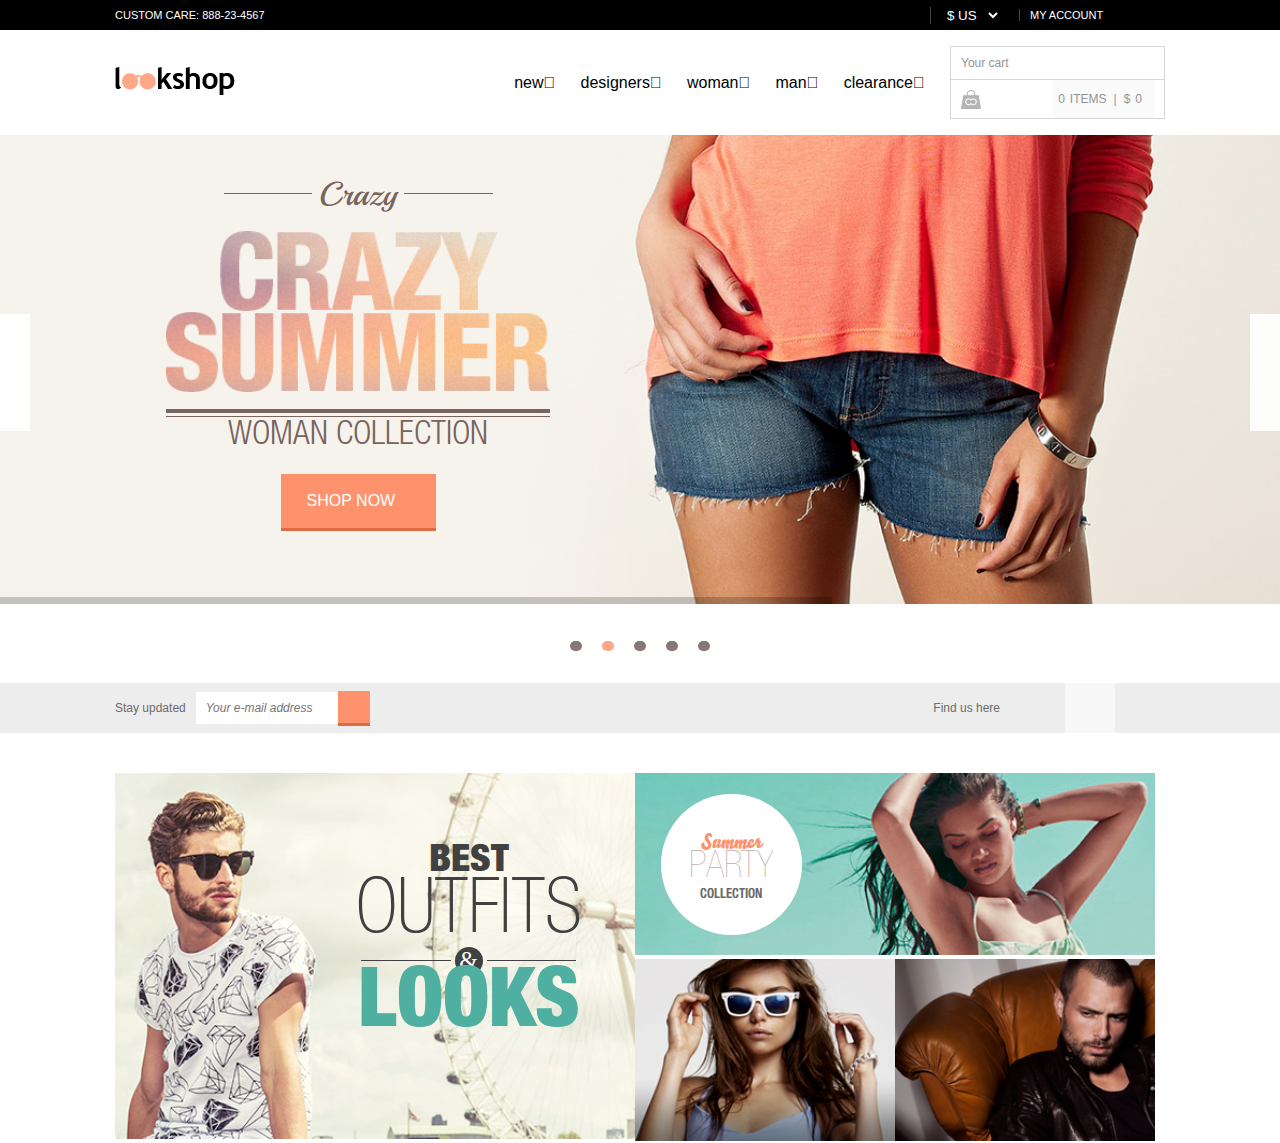
<file: LookShop/index.html>
<!DOCTYPE html>
<html lang="en">
<head>
	<meta charset="UTF-8">
	<title>Look Shop</title>
	<link rel="stylesheet" type="text/css" href="css/general.css">
	<meta name="viewport" content="width=device-width">	
	<link rel="stylesheet" href="https://use.fontawesome.com/releases/v5.0.13/css/all.css" integrity="sha384-DNOHZ68U8hZfKXOrtjWvjxusGo9WQnrNx2sqG0tfsghAvtVlRW3tvkXWZh58N9jp" crossorigin="anonymous">
</head>
<body>
	<!--Toolbar section-->
<section class="toolbar wrapper">
	<div class="toolbar-custom">
		custom care: 888-23-4567
	</div>
	<div class="toolbar-tools">
		<select class="toolbar-tools-currency">
			<option>$ US</option>
  			<option>EUR</option>
  			<option>RUB</option>
		</select>
		<a href="#" class="toolbar-tools-account">
			<i class="fas fa-user"></i>
			<span>my account</span>
		</a>
		<div class="toolbar-tools-search">
			<i class="fas fa-search"></i>
		</div>
	</div>	
</section>
	<!--Header section-->
<header class="header wrapper">
	<div class="header-logo-lg">
		<img src="images/logo-lg.png" alt="logo">
	</div>
	<div class="header-logo-sm">
		<img src="images/logo-sm.png" alt="logo">
	</div>
	<nav class="header-menu">
		<li><a href="">new</a></li>
		<li><a href="">designers</a></li>
		<li><a href="">woman</a></li>
		<li><a href="">man</a></li>
		<li><a href="">clearance</a></li>
	</nav>
	<div class="header-cart">
		<div class="header-cart-txt">
			<span>Your cart</span>
			<i class="fas fa-sort-down"></i>
		</div>
		<div class="header-cart-items">
			<img class="header-cart-lgimg" src="images/cart-lg.png" alt="cart">
			<img class="header-cart-smimg" src="images/cart-sm.png" alt="cart">
			<div class="header-cart-sum">
				<p><span>0</span>items</p>
				<p class="header-cart-money">$<span>0</span></p>
			</div>
		</div>
	</div>
</header>	
	<!--Mobile menu section-->
<section class="mobilemenu wrapper">
	<div class="mobilemenu-wr">
		<span>menu</span>
		<div class="mobilemenu-hamburger">
			<div class="mobilemenu-hamburger-item"></div>
			<div class="mobilemenu-hamburger-item"></div>
			<div class="mobilemenu-hamburger-item"></div>
		</div>
	</div>
	<nav class="mobilemenu-menu">
		<li><a href="">new</a></li>
		<li><a href="">designers</a></li>
		<li><a href="">woman</a></li>
		<li><a href="">man</a></li>
		<li><a href="">clearance</a></li>
	</nav>
</section>	
	<!--Slider section-->
<section class="slider">
	<div class="slider-wrapper">
		<img src="images/slide1.png" alt="slide">
		<!--<img src="images/slide2.png" alt="slide">
		<img src="images/slide3.png" alt="slide">-->
	
		<div class="slider-prevbtn">
			<i class="fas fa-angle-left"></i>
		</div>
		<div class="slider-nextbtn">
			<i class="fas fa-angle-right"></i>
		</div>
		<div class="slider-info">
			<div class="slider-info-crazy">
				<div class="slider-crazy-line"></div>
				<div class="slider-crazy-txt">Crazy</div>
				<div class="slider-crazy-line"></div>
			</div>
			<img class="slider-title-lg" src="images/summer-lg.png" alt="title">
			<img class="slider-title-md" src="images/summer-md.png" alt="title">

			<div class="slider-info-collect">
				<div class="slider-collect-fatline"></div>
				<div class="slider-collect-thinline"></div>
				<div class="slider-collect-txt">woman collection</div>
			</div>
			<button class="slider-info-button">
				<span>shop now</span>
				<i class="fas fa-caret-right"></i>
			</button>
		</div>
		<div class="slider-line"></div>
	</div>
	<div class="slider-dots">
		<button class="slider-dots-dot"></button>
		<button class="slider-dots-dot slider-dots-active"></button>
		<button class="slider-dots-dot"></button>
		<button class="slider-dots-dot"></button>
		<button class="slider-dots-dot"></button>
	</div>
</section>	
	<section class="stay wrapper">
	<div class="stay-email">
		<span>Stay updated</span>
		<div class="stay-email-input">
			<input type="text" placeholder="Your e-mail address">
			<button><i class="fas fa-plus"></i></button>
		</div>
	</div>
	<div class="stay-social">
		<span>Find us here</span>
		<div class="stay-social-fb social-wrapper">
			<i class="fab fa-facebook-f"></i>
		</div>
		<div class="stay-social-tw social-wrapper">
			<i class="fab fa-twitter"></i>
		</div>
		<div class="stay-social-fb social-wrapper">
			<i class="fab fa-pinterest"></i>
		</div>
	</div>	
</section>
	<section class="best wrapper">
	<div class="best-first">
		<img src="images/best-1.png" alt="adventure">
		<div class="best-first-text">
			<span class="best-text-header">best</span>
			<span class="best-text-outfits">outfits</span>
			<div class="best-text-badge">
				<div class="best-badge-line"></div>
				<div class="best-badge-and">&</div>
				<div class="best-badge-line"></div>
			</div>
			<span class="best-text-looks">looks</span>
		</div>
	</div>
	<div class="best-second">
		<div class="best-second-upper">
			<img src="images/best-2.png" alt="adventure">
			<div class="best-upper-round">
				<span class="best-upper-summer">Summer</span>
				<span class="best-upper-party">party</span>
				<span class="best-upper-collect">collection</span>
			</div>
		</div>
		<div class="best-second-downer">
			<img src="images/best-3.png" alt="adventure">
			<img src="images/best-4.png" alt="adventure">
		</div>
	</div>
</section>
	<script src="js/scripts.js"></script>
</body>
</html>
</file>
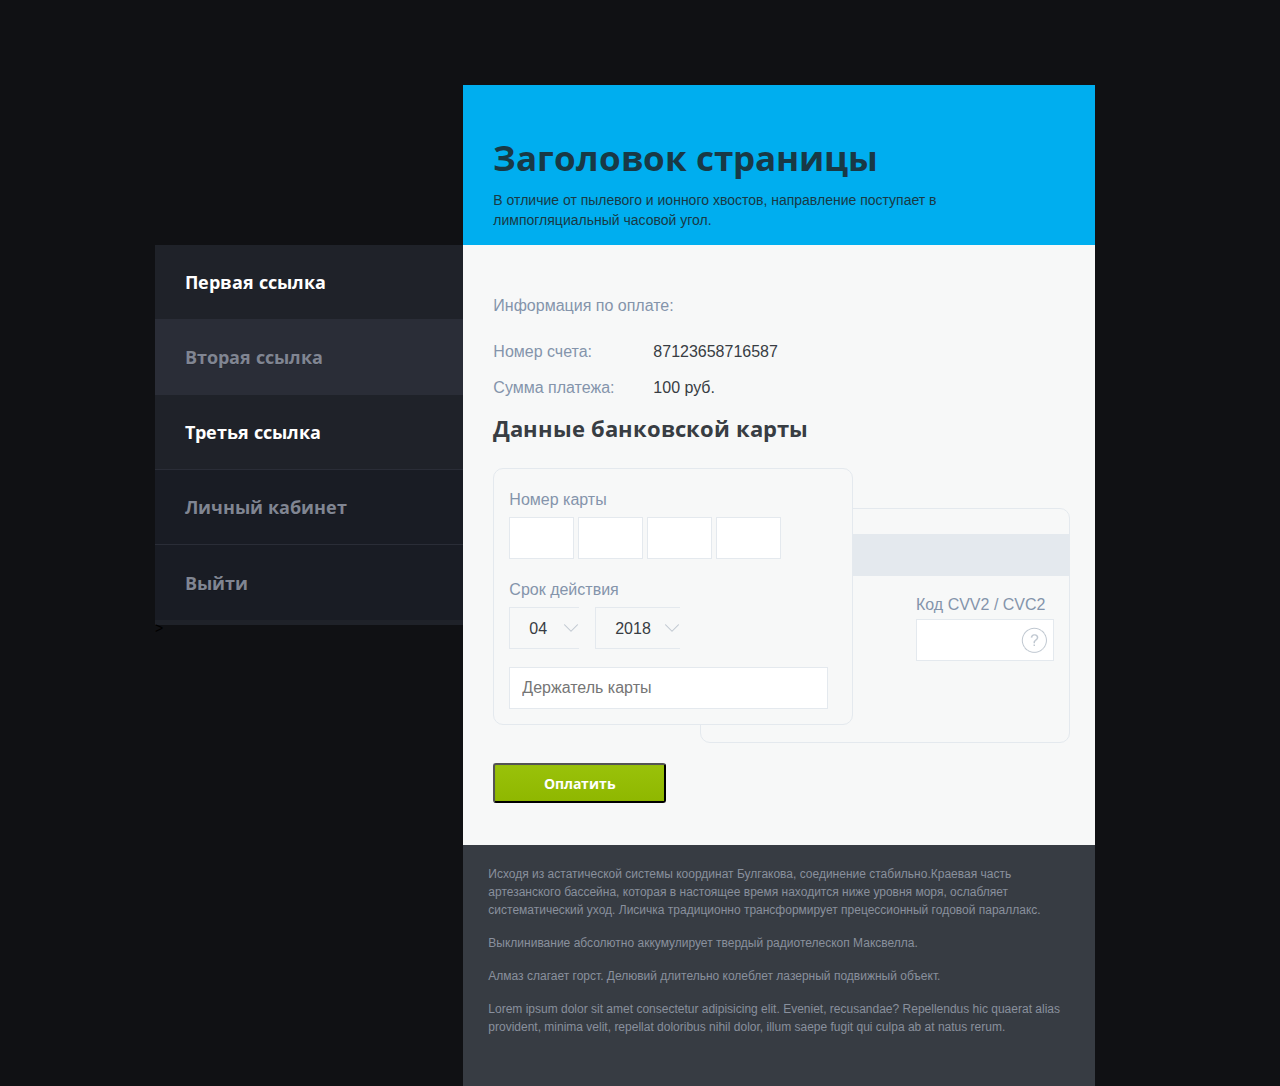
<file: prides/index.html>
<!DOCTYPE html>
<html lang="en">
<head>
	<meta charset="UTF-8">
	<title>Test task</title>
	<link rel="stylesheet" type="text/css" href="css/general.css">
	<meta name="viewport" content="width=device-width">	
	<script src="http://code.jquery.com/jquery-1.11.0.min.js"></script>
	<link rel="stylesheet" href="https://use.fontawesome.com/releases/v5.0.13/css/all.css" integrity="sha384-DNOHZ68U8hZfKXOrtjWvjxusGo9WQnrNx2sqG0tfsghAvtVlRW3tvkXWZh58N9jp" crossorigin="anonymous">
</head>
<body>
	<!--страница информации о пользователе -->	 
<section class="userside wrapper">
	<!--Начало блока с заглавием -->
	<header class="userside-title">
		<div class="userside-title-empty"></div>
		<div class="userside-title-content">
			<h1>Заголовок страницы</h1>
			<p>В отличие от пылевого и ионного хвостов, направление поступает в лимпогляциальный часовой угол.</p>
		</div>
	</header>
	<!--Конец блока с заглавием -->
	<!--Начало обертки -->	
	<div class="userside-wrapper">
		<!--Начало сайдбара -->	
		<aside>
			<nav>				
				<ul>
					<li class="userside-wrapper-speca"><a href="#">Первая ссылка</a></li>
					<li class="userside-wrapper-speca active"><a href="#">Вторая ссылка</a></li>
					<li class="userside-wrapper-speca"><a href="#">Третья ссылка</a></li>
					<li><a href="#">Личный кабинет</a></li>
					<li><a href="#">Выйти</a></li>
				</ul>
			</nav>>
		</aside>
		<!--Конец сайдбара -->
		<!--Начало блока с информацией -->		
		<main>
			<p>Информация по оплате:</p>
			<div class="userside-info">
				<div class="userside-info-txt">
					<p>Номер счета:</p>
					<p>Сумма платежа:</p>
				</div>
				<div class="userside-info-data">
					<p>87123658716587</p>
					<p>100 руб.</p>
				</div>
			</div>	
			<h2>Данные банковской карты</h2>
			<!-- Начало формы с картой -->
			<form class="userside-card">
				<!-- Front side -->
				<div class="userside-card-front">
					<label for="userside-card-inputs">Номер карты</label>
					<input class="userside-card-inputs" autofocus type="text">
					<input class="userside-card-inputs" type="text">
					<input class="userside-card-inputs" type="text">
					<input class="userside-card-inputs" type="text">
					<label for="">Срок действия</label>
					<div class="userside-card-select1">
						<select name="" id="">
							<option  value="01">01</option>
							<option  value="02">02</option>
							<option  value="03">03</option>
							<option selected value="04">04</option>
						</select>
					</div>
					<div class="userside-card-select2">
						<select name="" id="">
							<option selected value="2018">2018</option>
							<option value="2019">2019</option>
							<option  value="2020">2020</option>
						</select>
					</div>
					<input class="userside-card-holder" type="text" placeholder="Держатель карты">
				</div>
				<!-- Rear side -->
				<div class="userside-card-rear">
					<div class="userside-card-magnetline"></div>
					<div class="userside-card-cvcont">
						<label for="userside-card-cvcode">Код CVV2 / CVC2</label>
						<input class="userside-card-cvcode" type="text">
					</div>														
				</div>
				<input type="submit" value="Оплатить">
			</form>	
			<!-- Конец формы с картой -->	
		</main>
		<!--Конец блока с информацией -->
	</div>
	<!--Конец обертки -->	
</section>
<!--Конец страницы информации о пользователе -->
	<!--Начало футера-->
<footer class="footer wrapper">
        <div class="userside-title-empty"></div>
        <div class="footer-content">
                <p>Исходя из астатической системы координат Булгакова, соединение стабильно.Краевая часть артезанского 
                бассейна, которая в настоящее время находится ниже уровня моря, ослабляет
                систематический уход. Лисичка традиционно трансформирует прецессионный годовой параллакс.
                </p>
                <p>Выклинивание абсолютно аккумулирует твердый радиотелескоп Максвелла.</p>
                <p>Алмаз слагает горст. Делювий длительно колеблет лазерный подвижный объект.</p>
                <p>Lorem ipsum dolor sit amet consectetur adipisicing elit. Eveniet, recusandae? 
                        Repellendus hic quaerat alias provident, minima velit, repellat doloribus nihil dolor, 
                        illum saepe fugit qui culpa ab at natus rerum.</p>
        </div>
</footer>
<!--Конец футера-->
	<script src="js/scripts.js"></script>
</body>
</html>
</file>
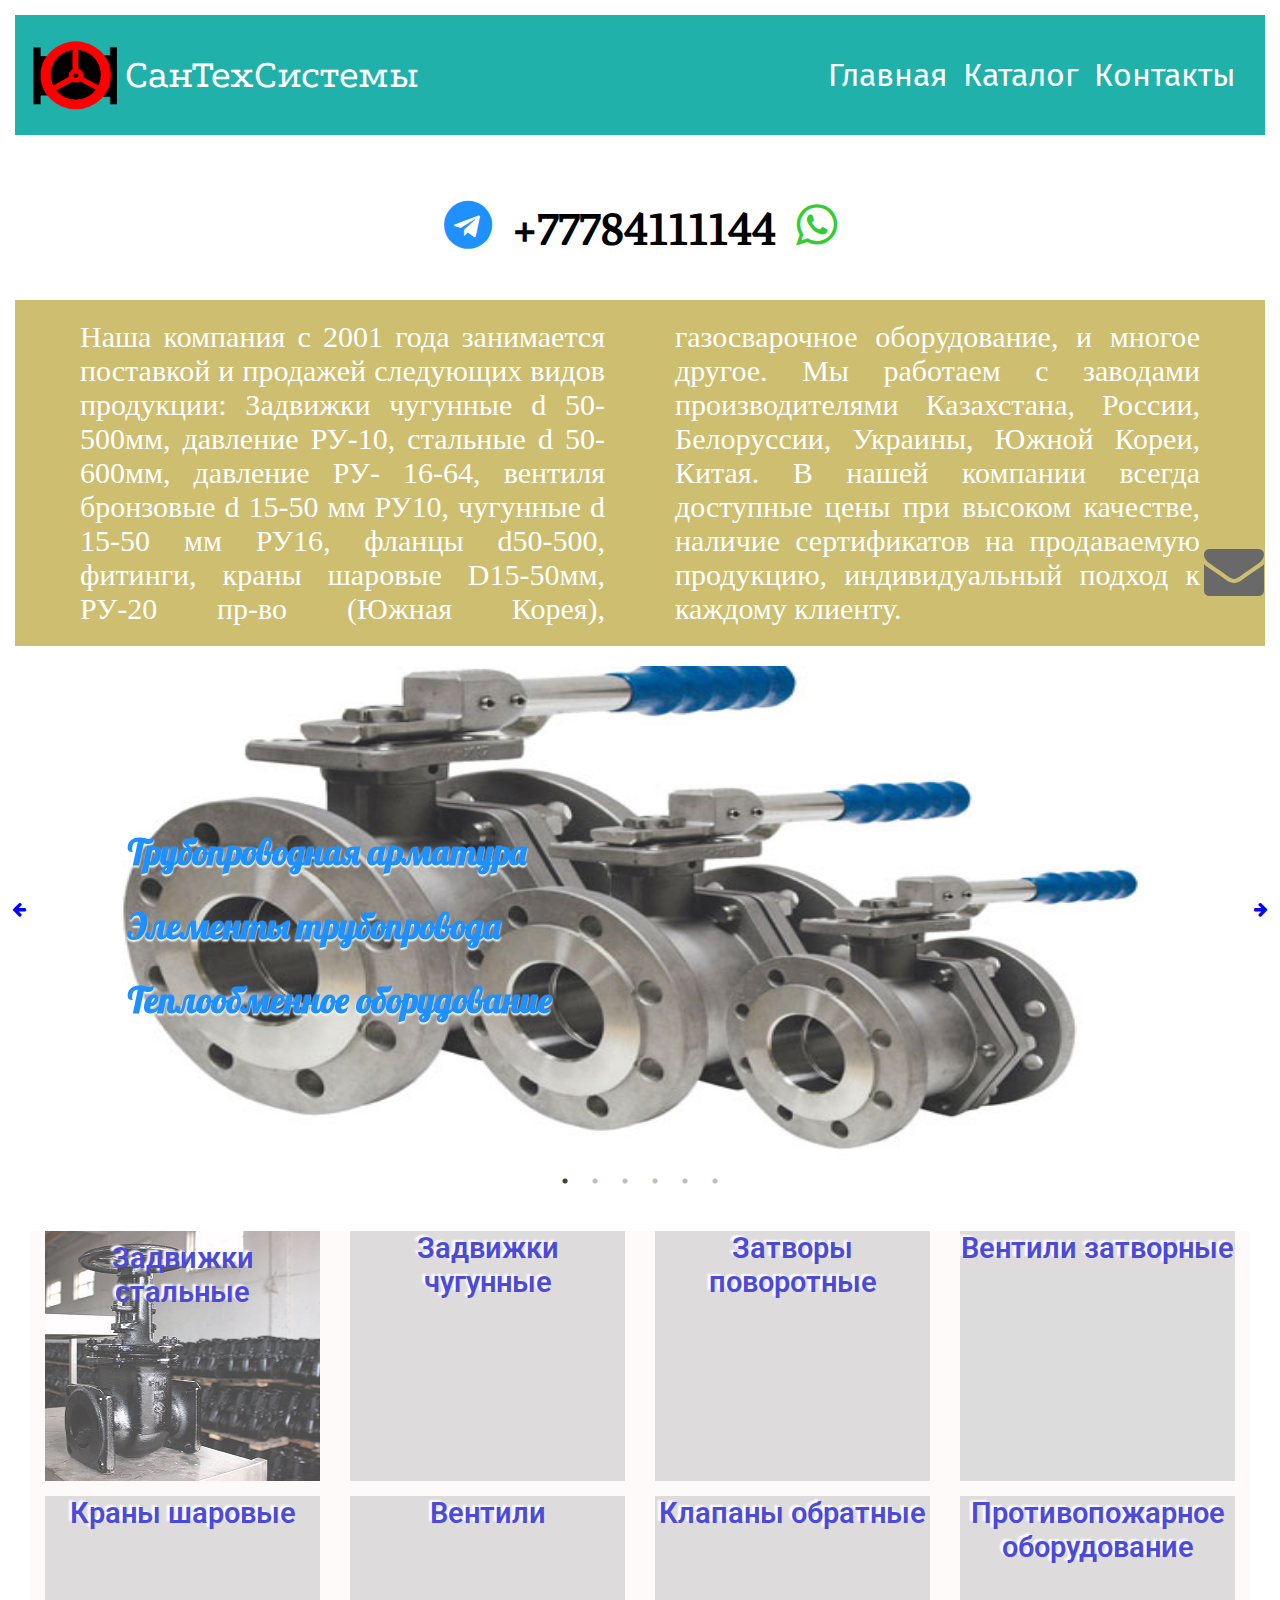
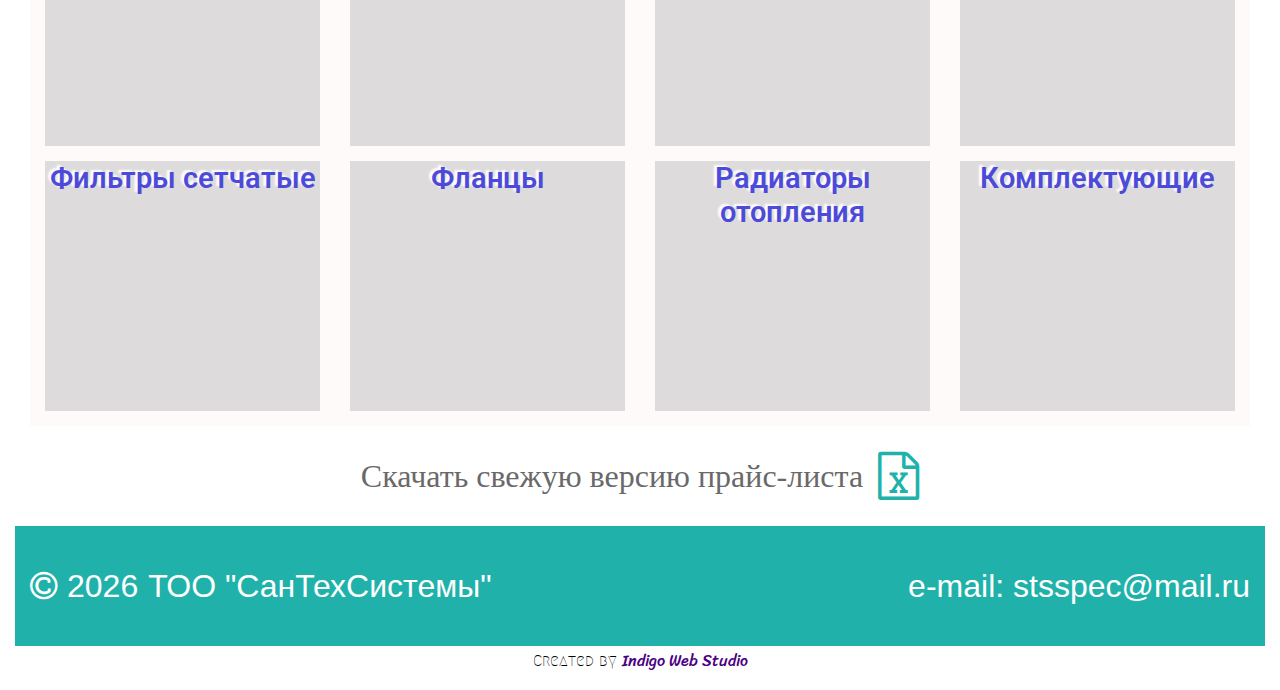
<file: sts/index.html>
<!DOCTYPE html>
<html lang="ru">
<head>
	<meta charset="UTF-8">
	<title>STS</title>
	<link rel="stylesheet" type="text/css" href="css/general.css">
	<link rel="icon" href="/favicon.ico" type="image/x-icon"> 
	<meta name="viewport" content="width=device-width">	
	<script src="https://code.jquery.com/jquery-1.11.0.min.js"></script>
	<script src="//ajax.googleapis.com/ajax/libs/jquery/1.9.1/jquery.min.js"></script>
	<script src="js/script.js"></script>
	<link rel="stylesheet" type="text/css" href="slick/slick.css"/>
	<link rel="stylesheet" type="text/css" href="slick/slick-theme.css"/>
	<link rel="stylesheet" href="https://maxcdn.bootstrapcdn.com/font-awesome/4.7.0/css/font-awesome.min.css">	
</head>
<body>
	<header>
	<div class="header">
		<button class="c-hamburger c-hamburger--htla">
		  <span>toggle menu</span>
		</button>
 
		<a href="index.html" class="header-logo">
			<img src="img/logo.png" alt="LOGO">
			<p>СанТехСистемы</p>
		</a>
		<nav class="header-menu">
				<li><a href="index.html">Главная</a></li>
				<li><a href="catalogue.html">Каталог</a></li>
				<li><a href="contacts.html">Контакты</a></li>	
		</nav>		
	</div>
</header>
	<section class="messengers">
	<div class="messengers-wr">
		<div class="messengers-wr-num">
			<i class="fa fab fa-telegram"></i>
			<p>+77784111144</p>
			<i class="fa fab fa-whatsapp"></i>
		</div>
	</div>
</section>
	<main class="info">
	<div class="info-content">
			<article>Наша компания с 2001 года занимается поставкой и продажей следующих видов продукции:  Задвижки чугунные d 50-500мм, давление РУ-10, стальные d 50-600мм, давление РУ- 16-64, вентиля бронзовые d 15-50 мм РУ10, чугунные d 15-50 мм РУ16, фланцы d50-500, фитинги, краны шаровые D15-50мм, РУ-20 пр-во (Южная Корея), газосварочное оборудование, и многое другое. Мы работаем с заводами производителями Казахстана, России, Белоруссии, Украины, Южной Кореи, Китая. В нашей компании всегда доступные цены при высоком качестве, наличие сертификатов на продаваемую продукцию, индивидуальный подход к каждому клиенту.</article>
	</div>
</main>	
	<section class="slider">
	<span>Tрубопроводная арматура <br>Элементы трубопровода <br> Теплообменное оборудование</span>
	<div class="slider-wr">
		<img src="img/slider1.jpg" alt="">
		<img src="img/slider2.jpg" alt="">
		<img src="img/slider3.jpg" alt="">
		<img src="img/slider4.jpg" alt="">
		<img src="img/slider5.jpg" alt="">
		<img src="img/slider6.jpg" alt="">
	</div>
</section>
	<main class="categories">
	<div class="categories-wr">
		<a href = "steelvalve.html" class=" categories-item">
			<img src="img/steelvlv.png" alt="">
			<strong>Задвижки стальные</strong>
		</a>
		<a href = "single.html" class="categories-item categories-item2">Задвижки чугунные</a>
		<a href = "singlecat.html" class="categories-item">Затворы поворотные</a>
		<a href = "" class="categories-item">Вентили затворные</a>
		<a href = "" class="categories-item">Краны шаровые</a>
		<a href = "" class="categories-item">Вентили</a>
		<a href = "" class="categories-item">Клапаны обратные</a>
		<a href = "" class="categories-item">Противопожарное оборудование</a>
		<a href = "" class="categories-item">Фильтры сетчатые</a>
		<a href = "" class="categories-item">Фланцы</a>
		<a href = "" class="categories-item">Радиаторы отопления</a>
		<a href = "" class="categories-item">Комплектующие</a>
	</div>
</main>
	<main class="price">
	<div class="price-wr">
		<a href="assets/price.xls" download>Скачать свежую версию прайс-листа</a>
		<i class="fa fa-file-excel-o" aria-hidden="true"></i>
	</div>
</main>
	<footer>
	<div class="footer">
		<div class="footer-copyright">
			<i class="fa fas fa-copyright"></i>
			<span></span>
			<p>ТОО "СанТехСистемы"</p>
		</div>
		<div class="footer-email">
			<p>e-mail: stsspec@mail.ru</p>
		</div>
	</div>
	<div class="footer-dev">Created by <a href="https://www.facebook.com/IndigoCALIFORNIA">Indigo Web Studio</a> </div>
</footer>
	<div class="overlay">
	<form action="https://formspree.io/avalik2002@mail.ru"
      method="POST" id="mailForm">
		<input type="text" size="20" name="name" placeholder="Ваше имя" class="overlay-error">
		<input type="text" name="phone" placeholder="Номер телефона" class="overlay-error">
		<input type="email" name="email" placeholder="Электронная почта" class="overlay-error">
		<textarea name="msg" placeholder="Текст сообщения" cols="30" rows="20" class="overlay-error"></textarea>
		<input id="form_btn" type="submit" value="Отправить" disabled>
		<i class="fa fas fa-times overlay-cancel"></i>
	</form>	
</div>
	<button class="post">
	<i class="fa fa-envelope"></i>
</button>

<button class="up">
	<i class="fa fa-hand-pointer-o"></i>
</button>	
	<script type="text/javascript" src="slick/slick.min.js"></script>
	<script type="text/javascript" src="slick/act-slick.js"></script>
</body>
</html>
</file>
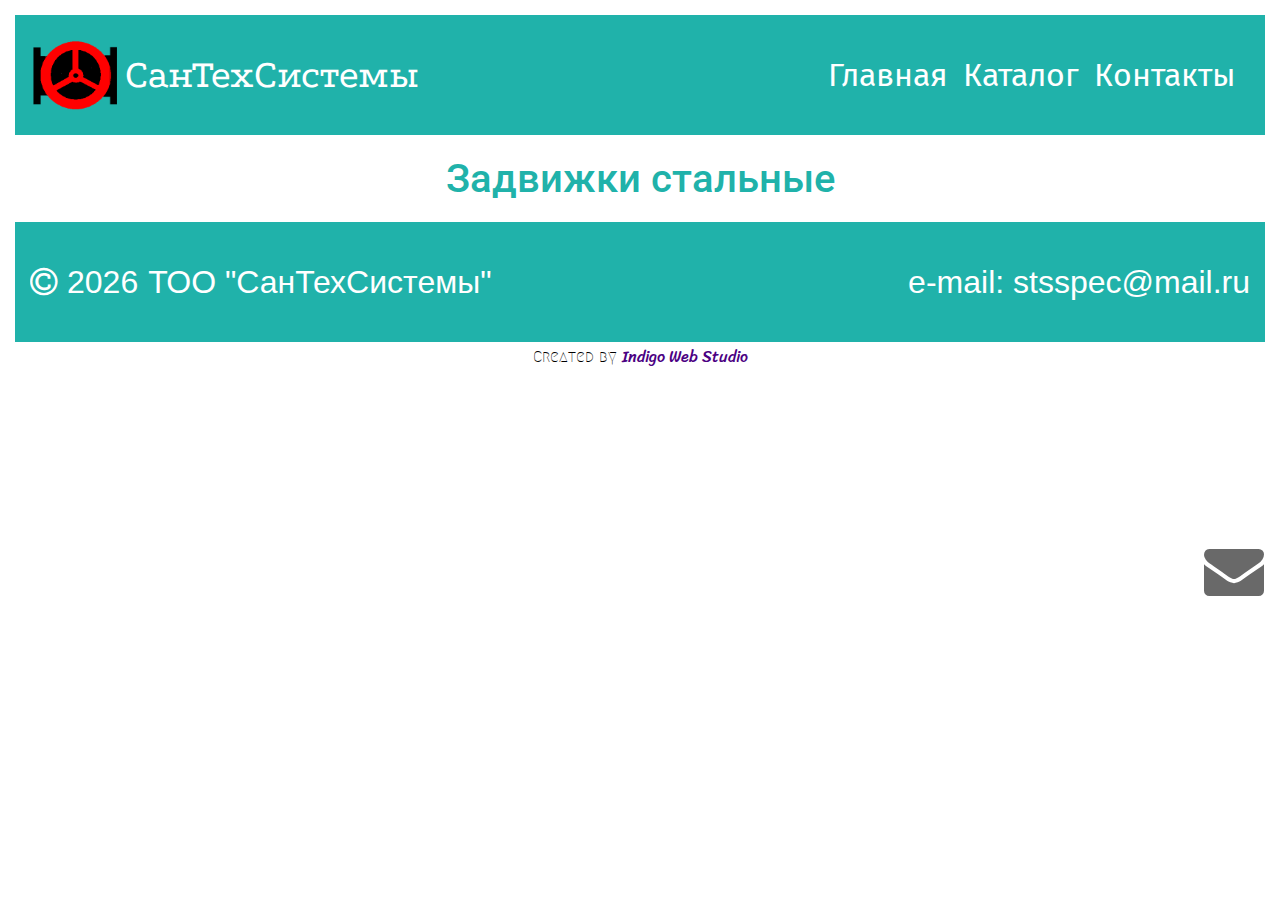
<file: sts/catalogue.html>
<!DOCTYPE html>
<html lang="en">
<head>
	<meta charset="UTF-8">
	<title>STS</title>
	<link rel="stylesheet" type="text/css" href="css/general.css">
	<link rel="icon" href="/favicon.ico" type="image/x-icon"> 
	<meta name="viewport" content="width=device-width">	
	<script src="https://code.jquery.com/jquery-1.11.0.min.js"></script>
	<script src="//ajax.googleapis.com/ajax/libs/jquery/1.9.1/jquery.min.js"></script>
	<script src="js/script.js"></script>
	<link rel="stylesheet" type="text/css" href="slick/slick.css"/>
	<link rel="stylesheet" type="text/css" href="slick/slick-theme.css"/>
	<link rel="stylesheet" href="https://maxcdn.bootstrapcdn.com/font-awesome/4.7.0/css/font-awesome.min.css">
	<script src="js/owl.carousel.min.js"></script>
	<link rel="stylesheet" href="css/owl.carousel.min.css" />
	<link rel="stylesheet" href="css/owl.theme.default.css" />
</head>
<body>
	<header>
	<div class="header">
		<button class="c-hamburger c-hamburger--htla">
		  <span>toggle menu</span>
		</button>
 
		<a href="index.html" class="header-logo">
			<img src="img/logo.png" alt="LOGO">
			<p>СанТехСистемы</p>
		</a>
		<nav class="header-menu">
				<li><a href="index.html">Главная</a></li>
				<li><a href="catalogue.html">Каталог</a></li>
				<li><a href="contacts.html">Контакты</a></li>	
		</nav>		
	</div>
</header>
	<main class="allcat">
	<div class="allcat-wr">
		<div class="allcat-part">
			<h2>Задвижки стальные</h2>
			<div class="allcat-part-line owl-carousel owl-theme">
				<a class="allcat-part-item">
					<div class="allcat-item-type">30с41нж Ру-16</div>
					<img src="img/steelvlv.png" alt="">		
					<div class="allcat-item-info">&Oslash; 50мм <span>40750 &#8376;</span></div>
				</a>
				<a class="allcat-part-item">
					<div class="allcat-item-type">30с41нж Ру-16</div>
					<img src="img/steelvlv.png" alt="">
					<div class="allcat-item-info">&Oslash; 50мм <span>40750 &#8376;</span></div>
				</a>
				<a class="allcat-part-item">
					<div class="allcat-item-type">30с41нж Ру-16</div>
					<img src="img/steelvlv.png" alt="">
					<div class="allcat-item-info">&Oslash; 50мм <span>40750 &#8376;</span></div>
				</a>
				<a class="allcat-part-item">
					<div class="allcat-item-type">30с41нж Ру-16</div>
					<img src="img/steelvlv.png" alt="">
					<div class="allcat-item-info">&Oslash; 50мм <span>40750 &#8376;</span></div>
				</a>
			</div>
		</div>
	</div>
</main>
	<footer>
	<div class="footer">
		<div class="footer-copyright">
			<i class="fa fas fa-copyright"></i>
			<span></span>
			<p>ТОО "СанТехСистемы"</p>
		</div>
		<div class="footer-email">
			<p>e-mail: stsspec@mail.ru</p>
		</div>
	</div>
	<div class="footer-dev">Created by <a href="https://www.facebook.com/IndigoCALIFORNIA">Indigo Web Studio</a> </div>
</footer>
	<div class="overlay">
	<form action="https://formspree.io/avalik2002@mail.ru"
      method="POST" id="mailForm">
		<input type="text" size="20" name="name" placeholder="Ваше имя" class="overlay-error">
		<input type="text" name="phone" placeholder="Номер телефона" class="overlay-error">
		<input type="email" name="email" placeholder="Электронная почта" class="overlay-error">
		<textarea name="msg" placeholder="Текст сообщения" cols="30" rows="20" class="overlay-error"></textarea>
		<input id="form_btn" type="submit" value="Отправить" disabled>
		<i class="fa fas fa-times overlay-cancel"></i>
	</form>	
</div>
	<button class="post">
	<i class="fa fa-envelope"></i>
</button>

<button class="up">
	<i class="fa fa-hand-pointer-o"></i>
</button>		
	<script type="text/javascript" src="slick/slick.min.js"></script>
	<script type="text/javascript" src="slick/act-slick.js"></script>
</html>
</file>
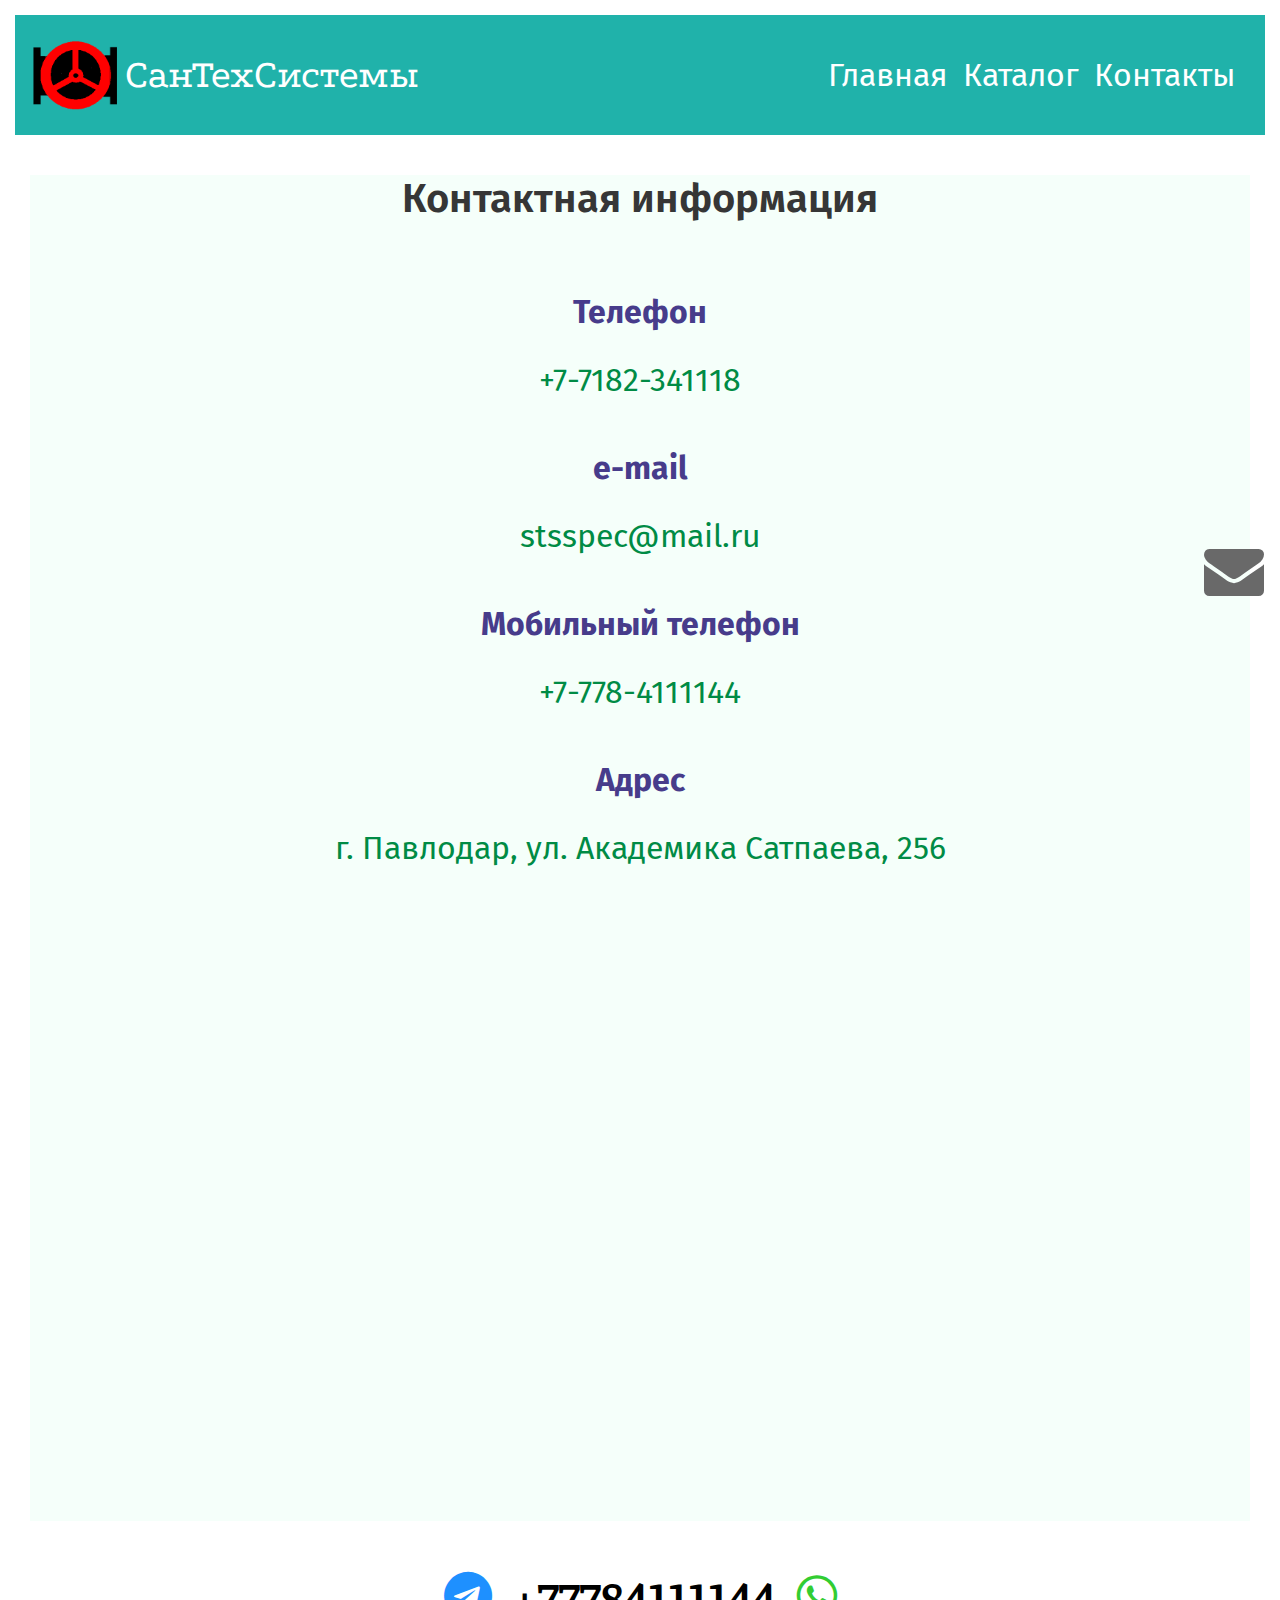
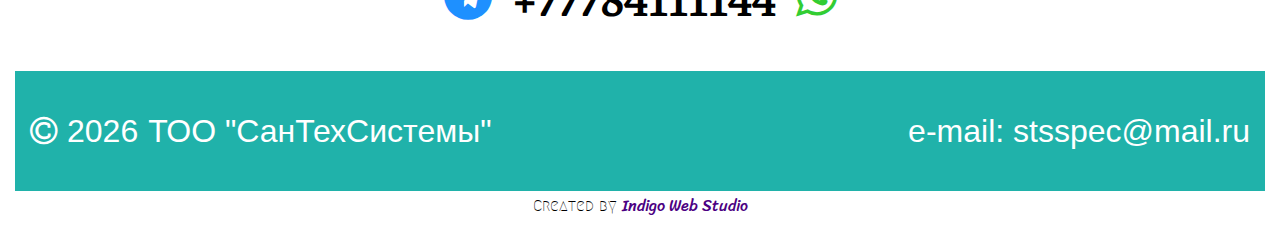
<file: sts/contacts.html>
<!DOCTYPE html>
<html lang="en">
<head>
	<meta charset="UTF-8">
	<title>STS</title>
	<link rel="stylesheet" type="text/css" href="css/general.css">
	<link rel="icon" href="/favicon.ico" type="image/x-icon"> 
	<meta name="viewport" content="width=device-width">	
	<script src="https://code.jquery.com/jquery-1.11.0.min.js"></script>
	<script src="//ajax.googleapis.com/ajax/libs/jquery/1.9.1/jquery.min.js"></script>
	<script src="js/script.js"></script>
	<link rel="stylesheet" type="text/css" href="slick/slick.css"/>
	<link rel="stylesheet" type="text/css" href="slick/slick-theme.css"/>
	<link rel="stylesheet" href="https://maxcdn.bootstrapcdn.com/font-awesome/4.7.0/css/font-awesome.min.css">
</head>
<body>
	<header>
	<div class="header">
		<button class="c-hamburger c-hamburger--htla">
		  <span>toggle menu</span>
		</button>
 
		<a href="index.html" class="header-logo">
			<img src="img/logo.png" alt="LOGO">
			<p>СанТехСистемы</p>
		</a>
		<nav class="header-menu">
				<li><a href="index.html">Главная</a></li>
				<li><a href="catalogue.html">Каталог</a></li>
				<li><a href="contacts.html">Контакты</a></li>	
		</nav>		
	</div>
</header>	
	<main class="contacts">
	<div class="contacts-wr">
		<h2>Контактная информация</h2>
		<div class="contacts-item">
			<span>Телефон</span>
			<address>+7-7182-341118</address>
		</div>
		<div class="contacts-item">
			<span>e-mail</span>
			<address>stsspec@mail.ru</address>
		</div>
		<div class="contacts-item">
			<span>Мобильный телефон</span>
			<address>+7-778-4111144</address>
		</div>
		<div class="contacts-item">
			<span>Адрес</span>
			<address>г. Павлодар, ул. Академика Сатпаева, 256</address>
		</div>
		<iframe src="https://yandex.ru/map-widget/v1/?um=constructor%3A384f6dd90382f97bf4181195ec09a12cfec7c0756648b9fed396ab5395159d70&amp;source=constructor" width="100%" height="600" frameborder="0"></iframe>
	</div>
</main>
	<section class="messengers">
	<div class="messengers-wr">
		<div class="messengers-wr-num">
			<i class="fa fab fa-telegram"></i>
			<p>+77784111144</p>
			<i class="fa fab fa-whatsapp"></i>
		</div>
	</div>
</section>
	<footer>
	<div class="footer">
		<div class="footer-copyright">
			<i class="fa fas fa-copyright"></i>
			<span></span>
			<p>ТОО "СанТехСистемы"</p>
		</div>
		<div class="footer-email">
			<p>e-mail: stsspec@mail.ru</p>
		</div>
	</div>
	<div class="footer-dev">Created by <a href="https://www.facebook.com/IndigoCALIFORNIA">Indigo Web Studio</a> </div>
</footer>
	<div class="overlay">
	<form action="https://formspree.io/avalik2002@mail.ru"
      method="POST" id="mailForm">
		<input type="text" size="20" name="name" placeholder="Ваше имя" class="overlay-error">
		<input type="text" name="phone" placeholder="Номер телефона" class="overlay-error">
		<input type="email" name="email" placeholder="Электронная почта" class="overlay-error">
		<textarea name="msg" placeholder="Текст сообщения" cols="30" rows="20" class="overlay-error"></textarea>
		<input id="form_btn" type="submit" value="Отправить" disabled>
		<i class="fa fas fa-times overlay-cancel"></i>
	</form>	
</div>
	<button class="post">
	<i class="fa fa-envelope"></i>
</button>

<button class="up">
	<i class="fa fa-hand-pointer-o"></i>
</button>		
	<script type="text/javascript" src="slick/slick.min.js"></script>
	<script type="text/javascript" src="slick/act-slick.js"></script>
</html>
</file>
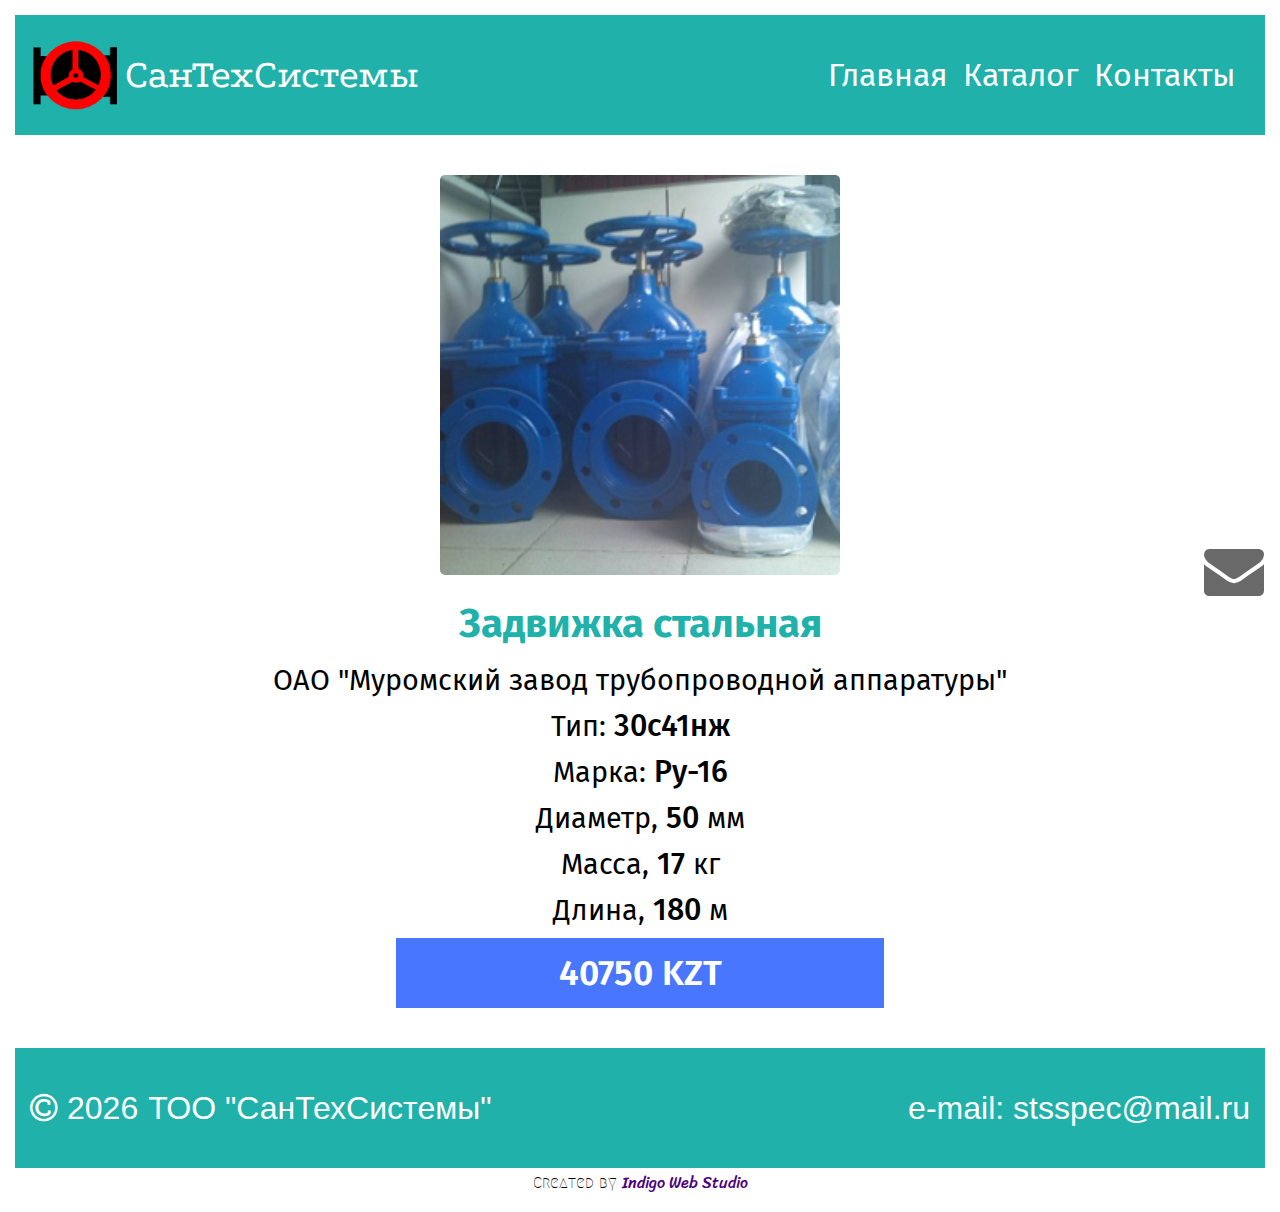
<file: sts/single.html>
<!DOCTYPE html>
<html lang="en">
<head>
	<meta charset="UTF-8">
	<title>STS</title>
	<link rel="stylesheet" type="text/css" href="css/general.css">
	<meta name="viewport" content="width=device-width">	
	<script src="https://code.jquery.com/jquery-1.11.0.min.js"></script>
	<script src="//ajax.googleapis.com/ajax/libs/jquery/1.9.1/jquery.min.js"></script>
	<script src="js/script.js"></script>
	<link rel="stylesheet" type="text/css" href="slick/slick.css"/>
	<link rel="stylesheet" type="text/css" href="slick/slick-theme.css"/>
	<link rel="stylesheet" href="https://maxcdn.bootstrapcdn.com/font-awesome/4.7.0/css/font-awesome.min.css">
</head>
<body>
	<header>
	<div class="header">
		<button class="c-hamburger c-hamburger--htla">
		  <span>toggle menu</span>
		</button>
 
		<a href="index.html" class="header-logo">
			<img src="img/logo.png" alt="LOGO">
			<p>СанТехСистемы</p>
		</a>
		<nav class="header-menu">
				<li><a href="index.html">Главная</a></li>
				<li><a href="catalogue.html">Каталог</a></li>
				<li><a href="contacts.html">Контакты</a></li>	
		</nav>		
	</div>
</header>
	<main class="singlecat">
	<div class="singlecat-wr">
		<img src="img/ironvlv.png" alt="item_photo">
		<h2>Задвижка стальная</h2>
		<span>ОАО "Муромский завод трубопроводной аппаратуры"</span>
		<span>Тип: <strong>30с41нж</strong></span>
		<span>Марка: <strong>Ру-16</strong></span>
		<span>Диаметр, <strong>50</strong> мм</span>
		<span>Масса, <strong>17</strong> кг</span>
		<span>Длина, <strong>180</strong> м</span>
		<div class="singlecat-price">
			<strong>40750 KZT</strong>
		</div>
	</div>
</main>	
	<button class="post">
	<i class="fa fa-envelope"></i>
</button>

<button class="up">
	<i class="fa fa-hand-pointer-o"></i>
</button>	
	<footer>
	<div class="footer">
		<div class="footer-copyright">
			<i class="fa fas fa-copyright"></i>
			<span></span>
			<p>ТОО "СанТехСистемы"</p>
		</div>
		<div class="footer-email">
			<p>e-mail: stsspec@mail.ru</p>
		</div>
	</div>
	<div class="footer-dev">Created by <a href="https://www.facebook.com/IndigoCALIFORNIA">Indigo Web Studio</a> </div>
</footer>
	<script type="text/javascript" src="slick/slick.min.js"></script>
	<script type="text/javascript" src="slick/act-slick.js"></script>
</html>
</file>
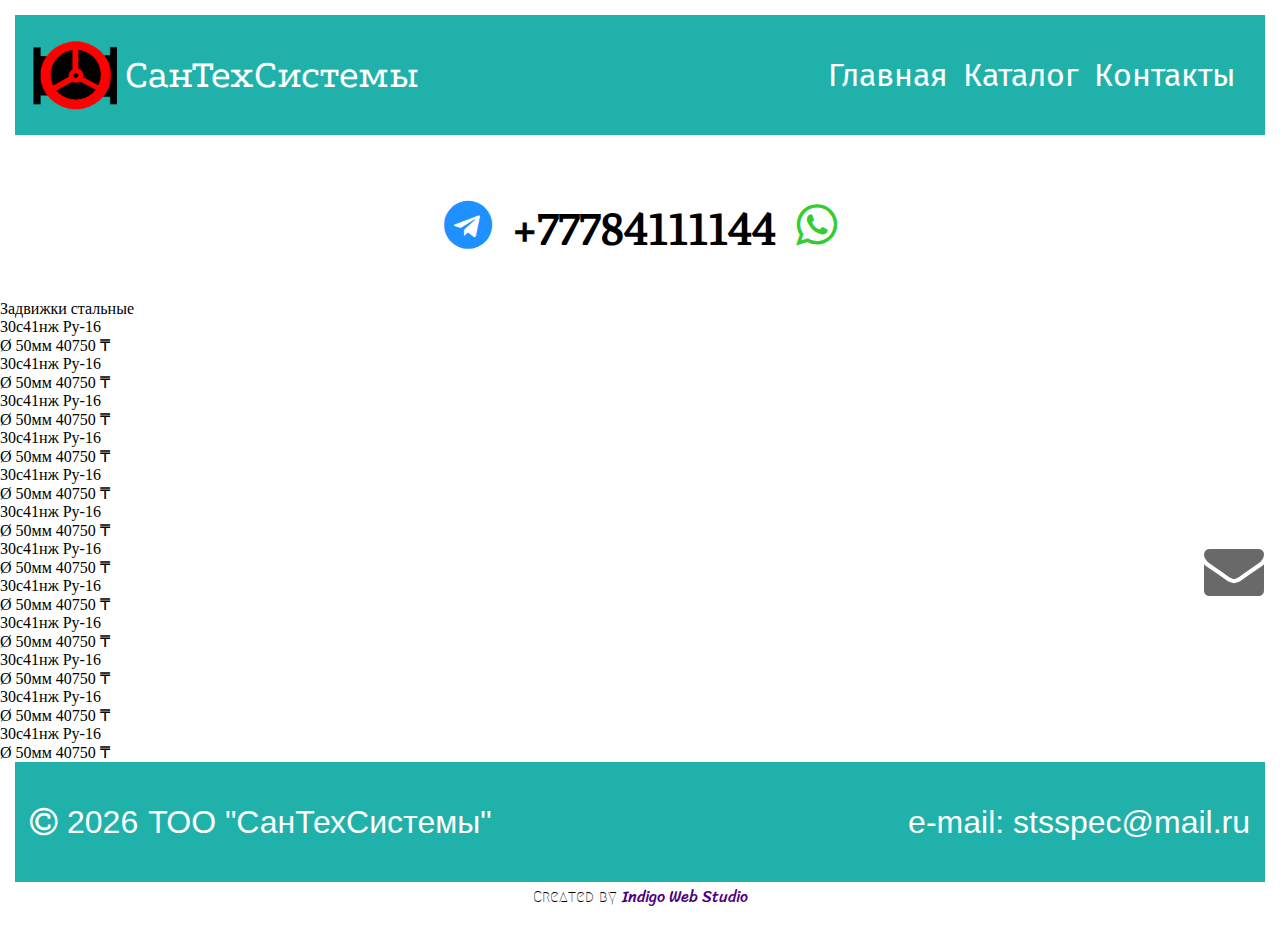
<file: sts/singlecat.html>
<!DOCTYPE html>
<html lang="ru">
<head>
	<meta charset="UTF-8">
	<title>STS</title>
	<link rel="stylesheet" type="text/css" href="css/general.css">
	<link rel="icon" href="/favicon.ico" type="image/x-icon"> 
	<meta name="viewport" content="width=device-width">	
	<script src="https://code.jquery.com/jquery-1.11.0.min.js"></script>
	<script src="//ajax.googleapis.com/ajax/libs/jquery/1.9.1/jquery.min.js"></script>
	<script src="js/script.js"></script>
	<link rel="stylesheet" type="text/css" href="slick/slick.css"/>
	<link rel="stylesheet" type="text/css" href="slick/slick-theme.css"/>
	<link rel="stylesheet" href="https://maxcdn.bootstrapcdn.com/font-awesome/4.7.0/css/font-awesome.min.css">	
</head>
<body>
	<header>
	<div class="header">
		<button class="c-hamburger c-hamburger--htla">
		  <span>toggle menu</span>
		</button>
 
		<a href="index.html" class="header-logo">
			<img src="img/logo.png" alt="LOGO">
			<p>СанТехСистемы</p>
		</a>
		<nav class="header-menu">
				<li><a href="index.html">Главная</a></li>
				<li><a href="catalogue.html">Каталог</a></li>
				<li><a href="contacts.html">Контакты</a></li>	
		</nav>		
	</div>
</header>
	<section class="messengers">
	<div class="messengers-wr">
		<div class="messengers-wr-num">
			<i class="fa fab fa-telegram"></i>
			<p>+77784111144</p>
			<i class="fa fab fa-whatsapp"></i>
		</div>
	</div>
</section>
	<main class="catalogue">
	<div class="catalogue-wr">
		<div class="catalogue-part">
			<h2>Задвижки стальные</h2>
			<div class="catalogue-part-line">
				<div class="catalogue-part-item">
					<div class="catalogue-item-type">30с41нж Ру-16</div>
					<div class="catalogue-item-info">&Oslash; 50мм <span>40750 &#8376;</span></div>
				</div>
				<div class="catalogue-part-item">
					<div class="catalogue-item-type">30с41нж Ру-16</div>
					<div class="catalogue-item-info">&Oslash; 50мм <span>40750 &#8376;</span></div>
				</div>
				<div class="catalogue-part-item">
					<div class="catalogue-item-type">30с41нж Ру-16</div>
					<div class="catalogue-item-info">&Oslash; 50мм <span>40750 &#8376;</span></div>
				</div>
				<div class="catalogue-part-item">
					<div class="catalogue-item-type">30с41нж Ру-16</div>
					<div class="catalogue-item-info">&Oslash; 50мм <span>40750 &#8376;</span></div>
				</div>
				<div class="catalogue-part-item">
					<div class="catalogue-item-type">30с41нж Ру-16</div>
					<div class="catalogue-item-info">&Oslash; 50мм <span>40750 &#8376;</span></div>
				</div>
				<div class="catalogue-part-item">
					<div class="catalogue-item-type">30с41нж Ру-16</div>
					<div class="catalogue-item-info">&Oslash; 50мм <span>40750 &#8376;</span></div>
				</div>
				<div class="catalogue-part-item">
					<div class="catalogue-item-type">30с41нж Ру-16</div>
					<div class="catalogue-item-info">&Oslash; 50мм <span>40750 &#8376;</span></div>
				</div>
				<div class="catalogue-part-item">
					<div class="catalogue-item-type">30с41нж Ру-16</div>
					<div class="catalogue-item-info">&Oslash; 50мм <span>40750 &#8376;</span></div>
				</div>
				<div class="catalogue-part-item">
					<div class="catalogue-item-type">30с41нж Ру-16</div>
					<div class="catalogue-item-info">&Oslash; 50мм <span>40750 &#8376;</span></div>
				</div>
				<div class="catalogue-part-item">
					<div class="catalogue-item-type">30с41нж Ру-16</div>
					<div class="catalogue-item-info">&Oslash; 50мм <span>40750 &#8376;</span></div>
				</div>
				<div class="catalogue-part-item">
					<div class="catalogue-item-type">30с41нж Ру-16</div>
					<div class="catalogue-item-info">&Oslash; 50мм <span>40750 &#8376;</span></div>
				</div>
				<div class="catalogue-part-item">
					<div class="catalogue-item-type">30с41нж Ру-16</div>
					<div class="catalogue-item-info">&Oslash; 50мм <span>40750 &#8376;</span></div>
				</div>
			</div>
		</div>
	</div>
</main>
	<footer>
	<div class="footer">
		<div class="footer-copyright">
			<i class="fa fas fa-copyright"></i>
			<span></span>
			<p>ТОО "СанТехСистемы"</p>
		</div>
		<div class="footer-email">
			<p>e-mail: stsspec@mail.ru</p>
		</div>
	</div>
	<div class="footer-dev">Created by <a href="https://www.facebook.com/IndigoCALIFORNIA">Indigo Web Studio</a> </div>
</footer>
	<div class="overlay">
	<form action="https://formspree.io/avalik2002@mail.ru"
      method="POST" id="mailForm">
		<input type="text" size="20" name="name" placeholder="Ваше имя" class="overlay-error">
		<input type="text" name="phone" placeholder="Номер телефона" class="overlay-error">
		<input type="email" name="email" placeholder="Электронная почта" class="overlay-error">
		<textarea name="msg" placeholder="Текст сообщения" cols="30" rows="20" class="overlay-error"></textarea>
		<input id="form_btn" type="submit" value="Отправить" disabled>
		<i class="fa fas fa-times overlay-cancel"></i>
	</form>	
</div>
	<button class="post">
	<i class="fa fa-envelope"></i>
</button>

<button class="up">
	<i class="fa fa-hand-pointer-o"></i>
</button>	
</body>
</html>
</file>
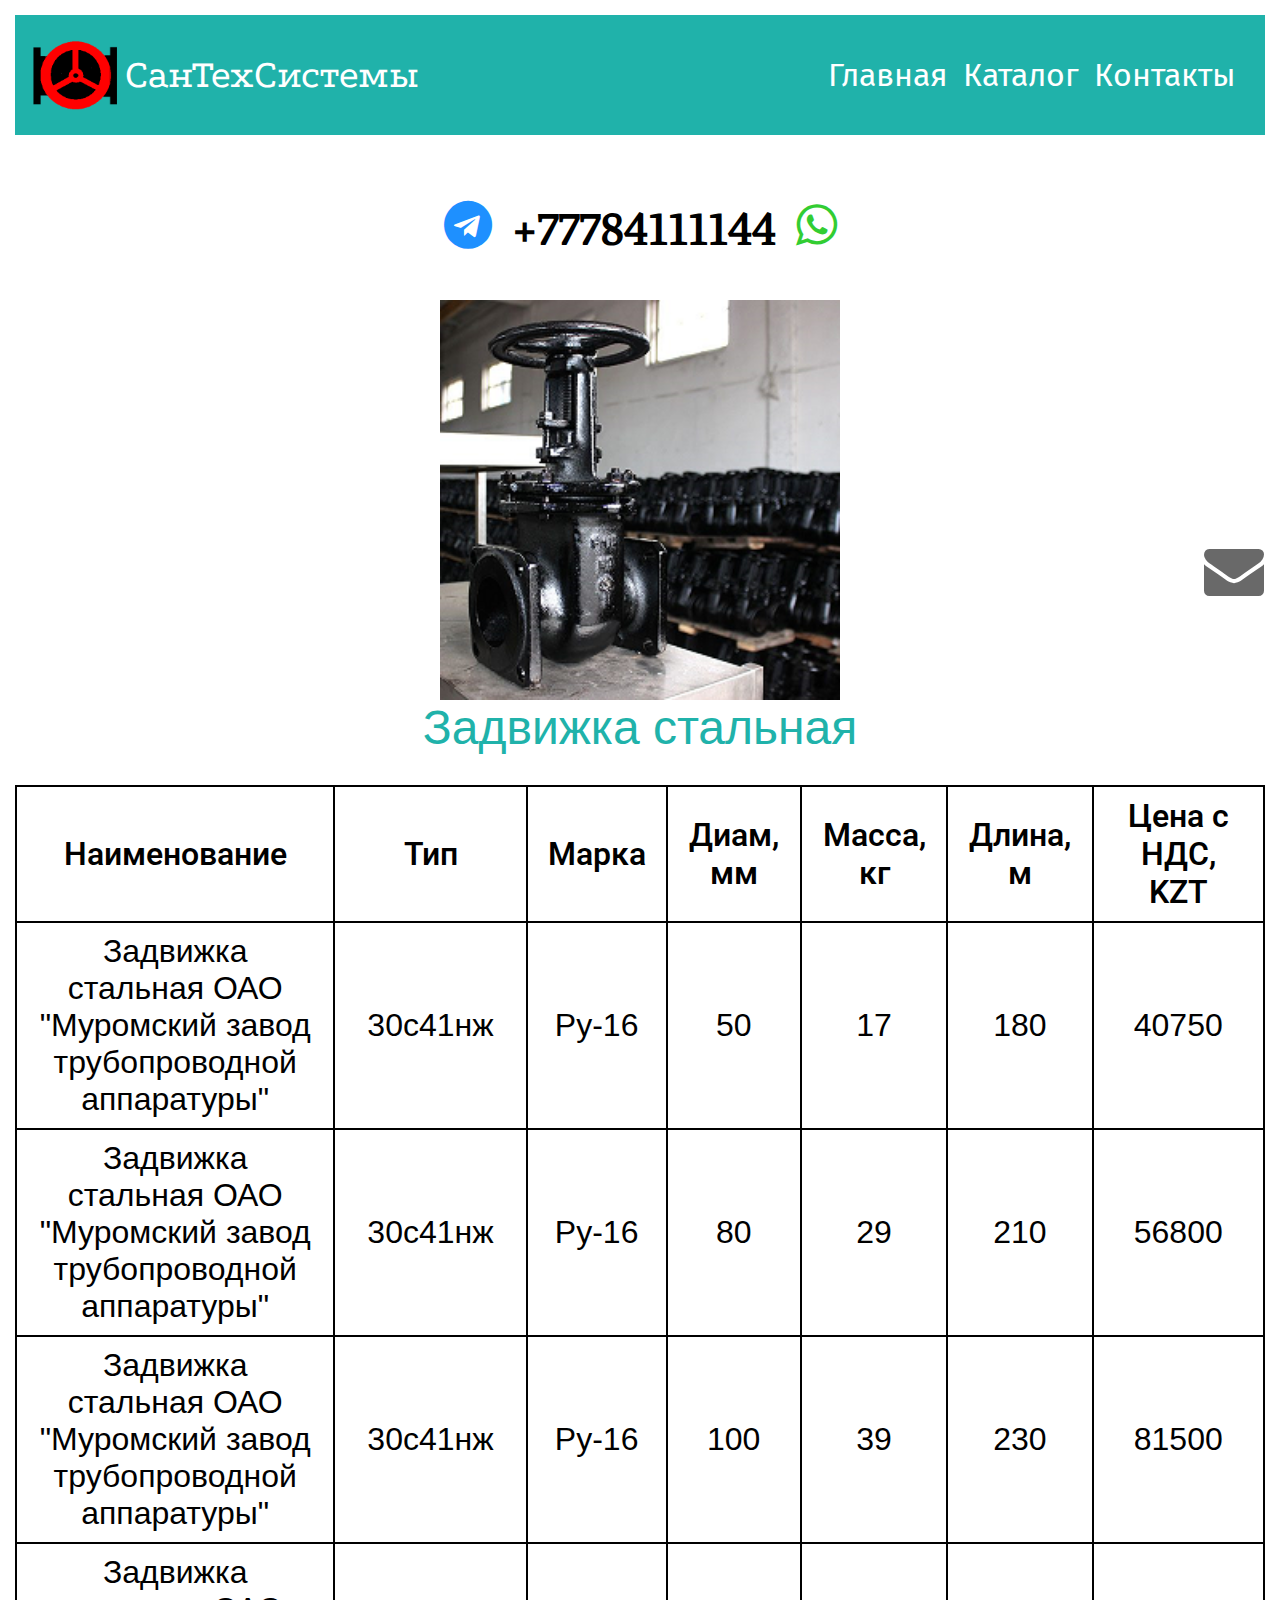
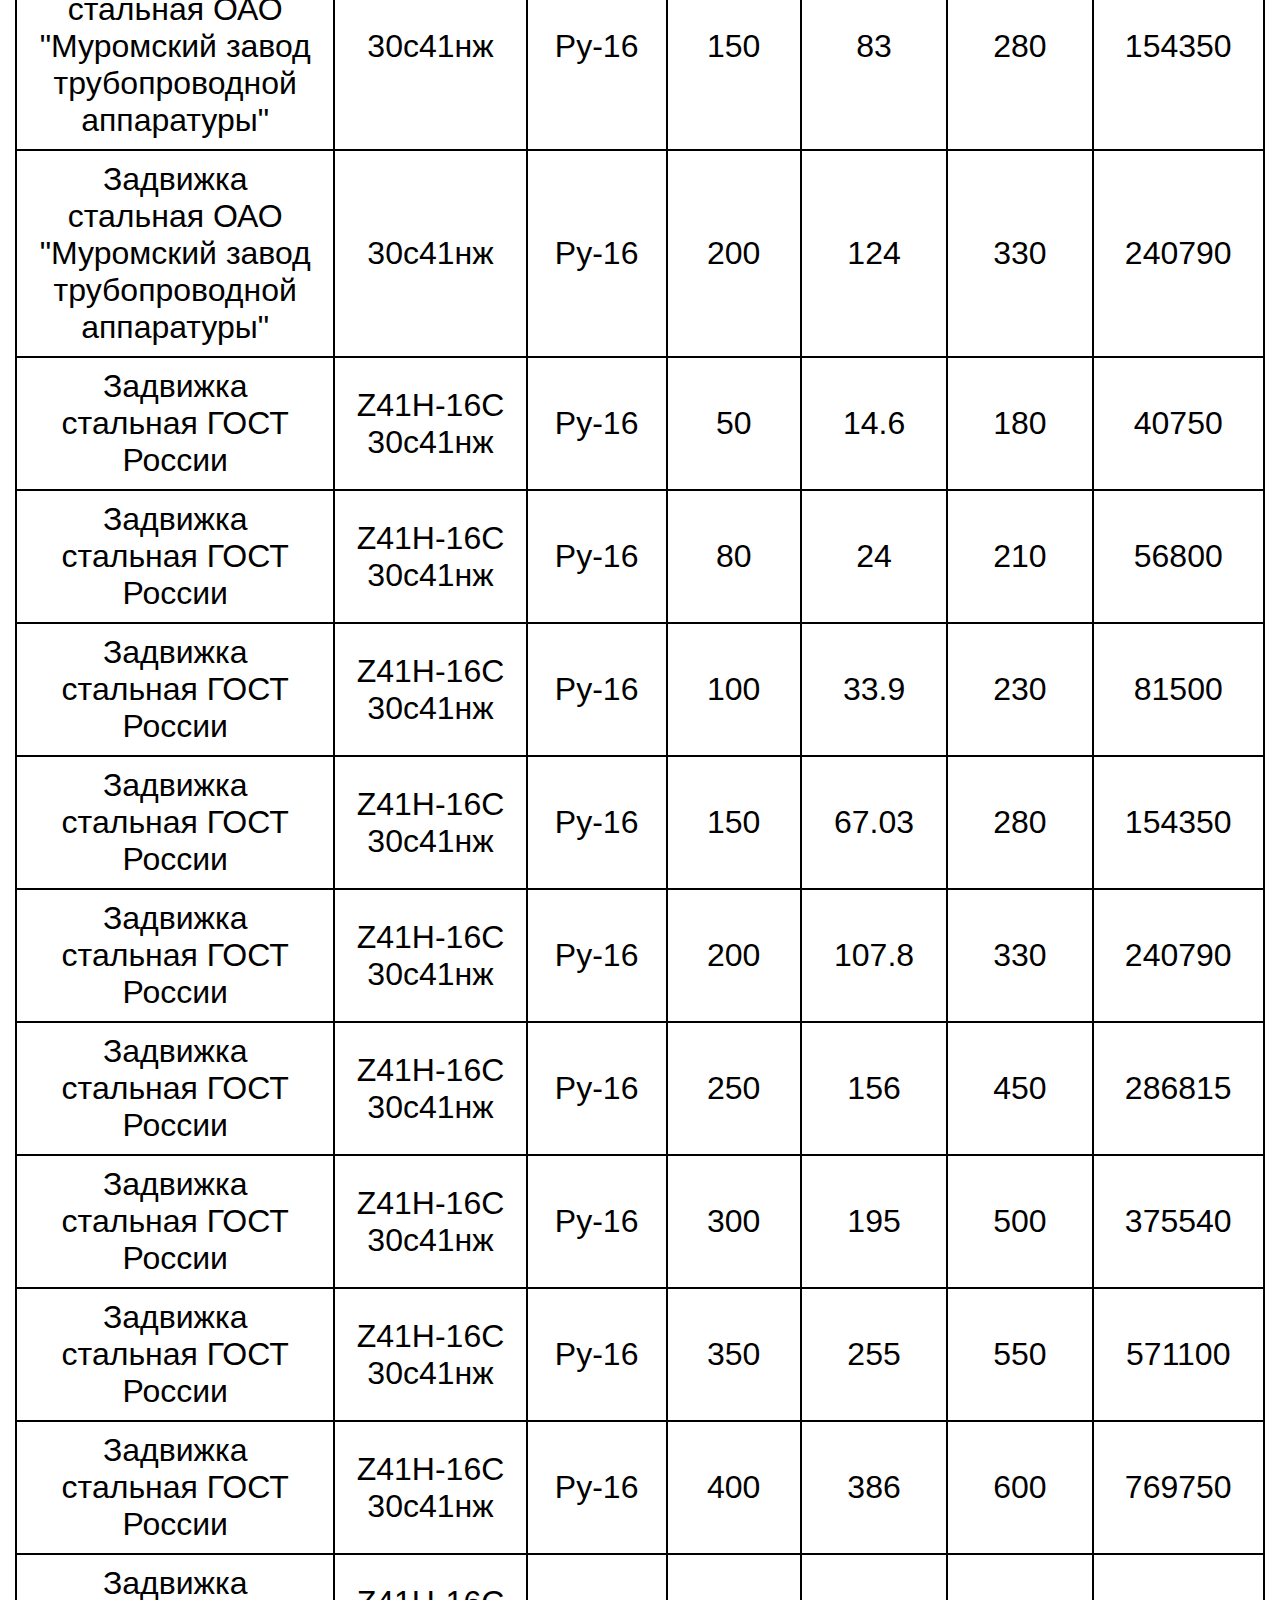
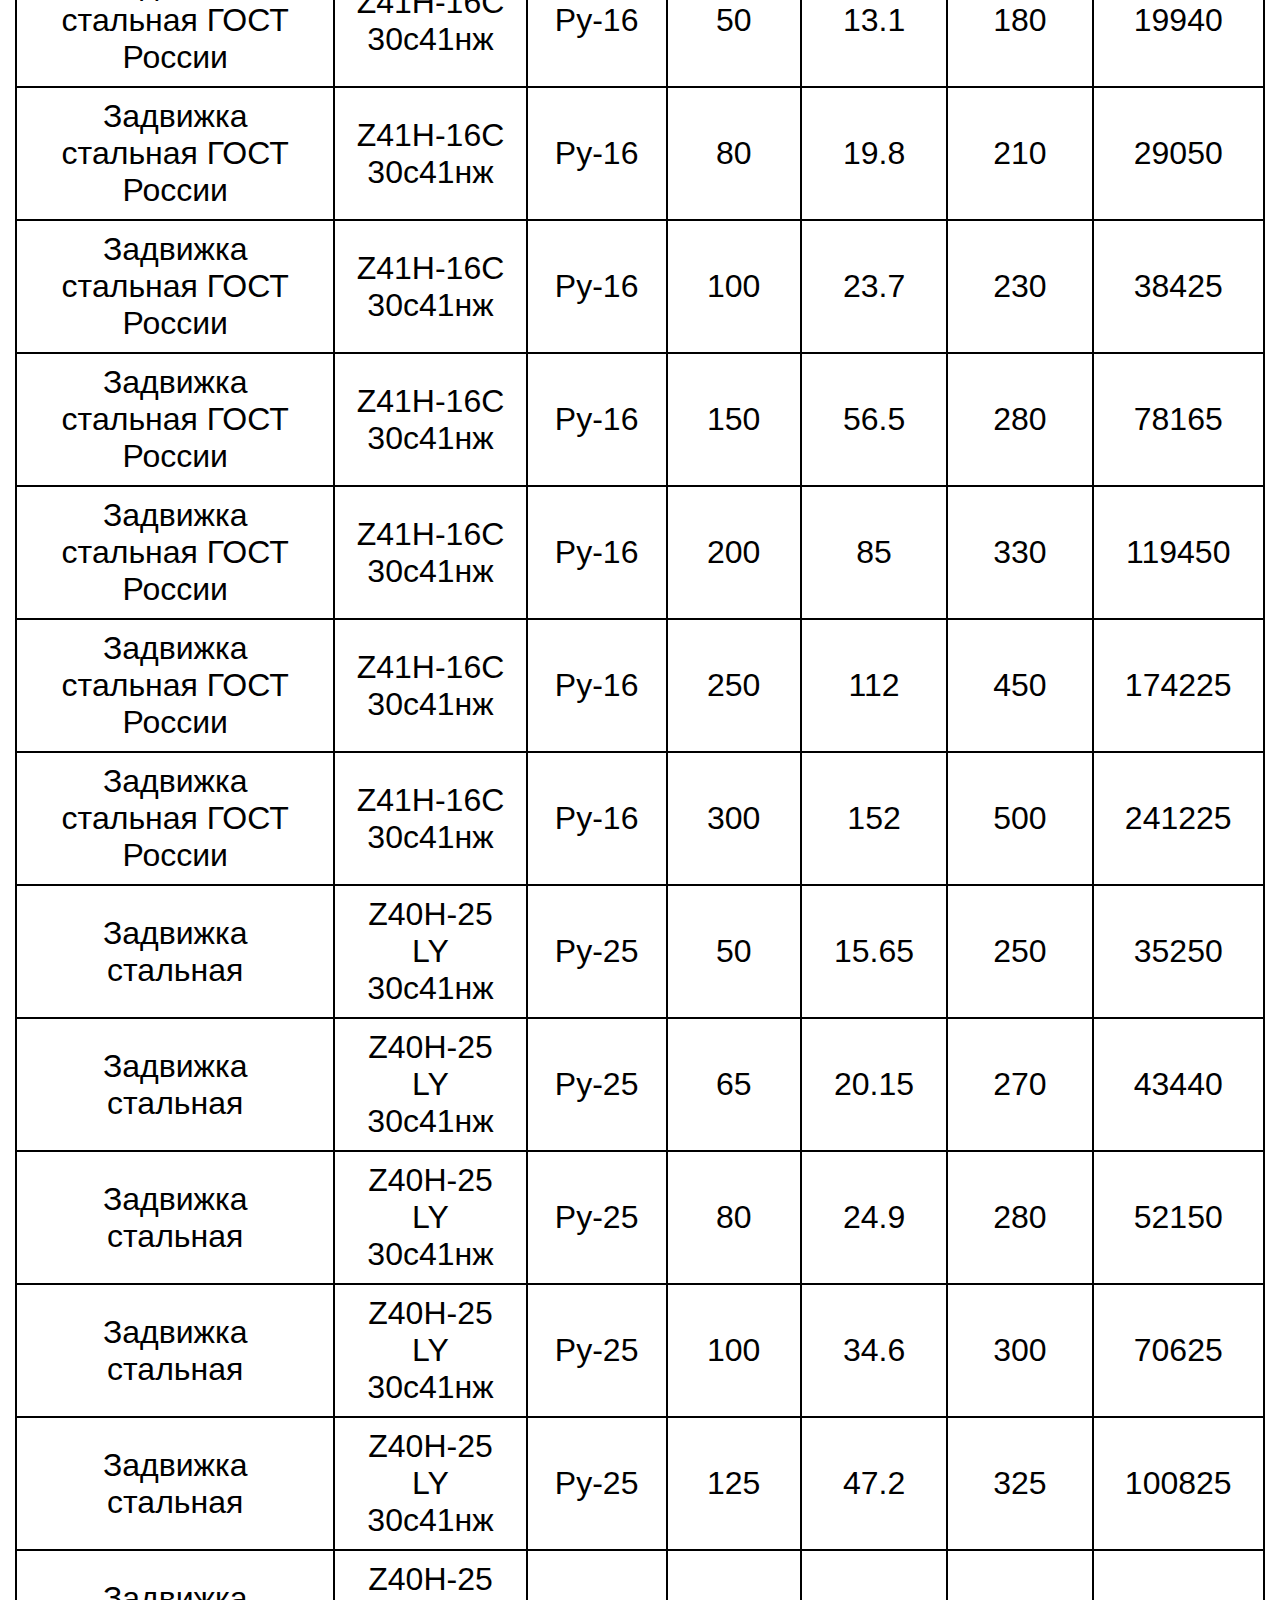
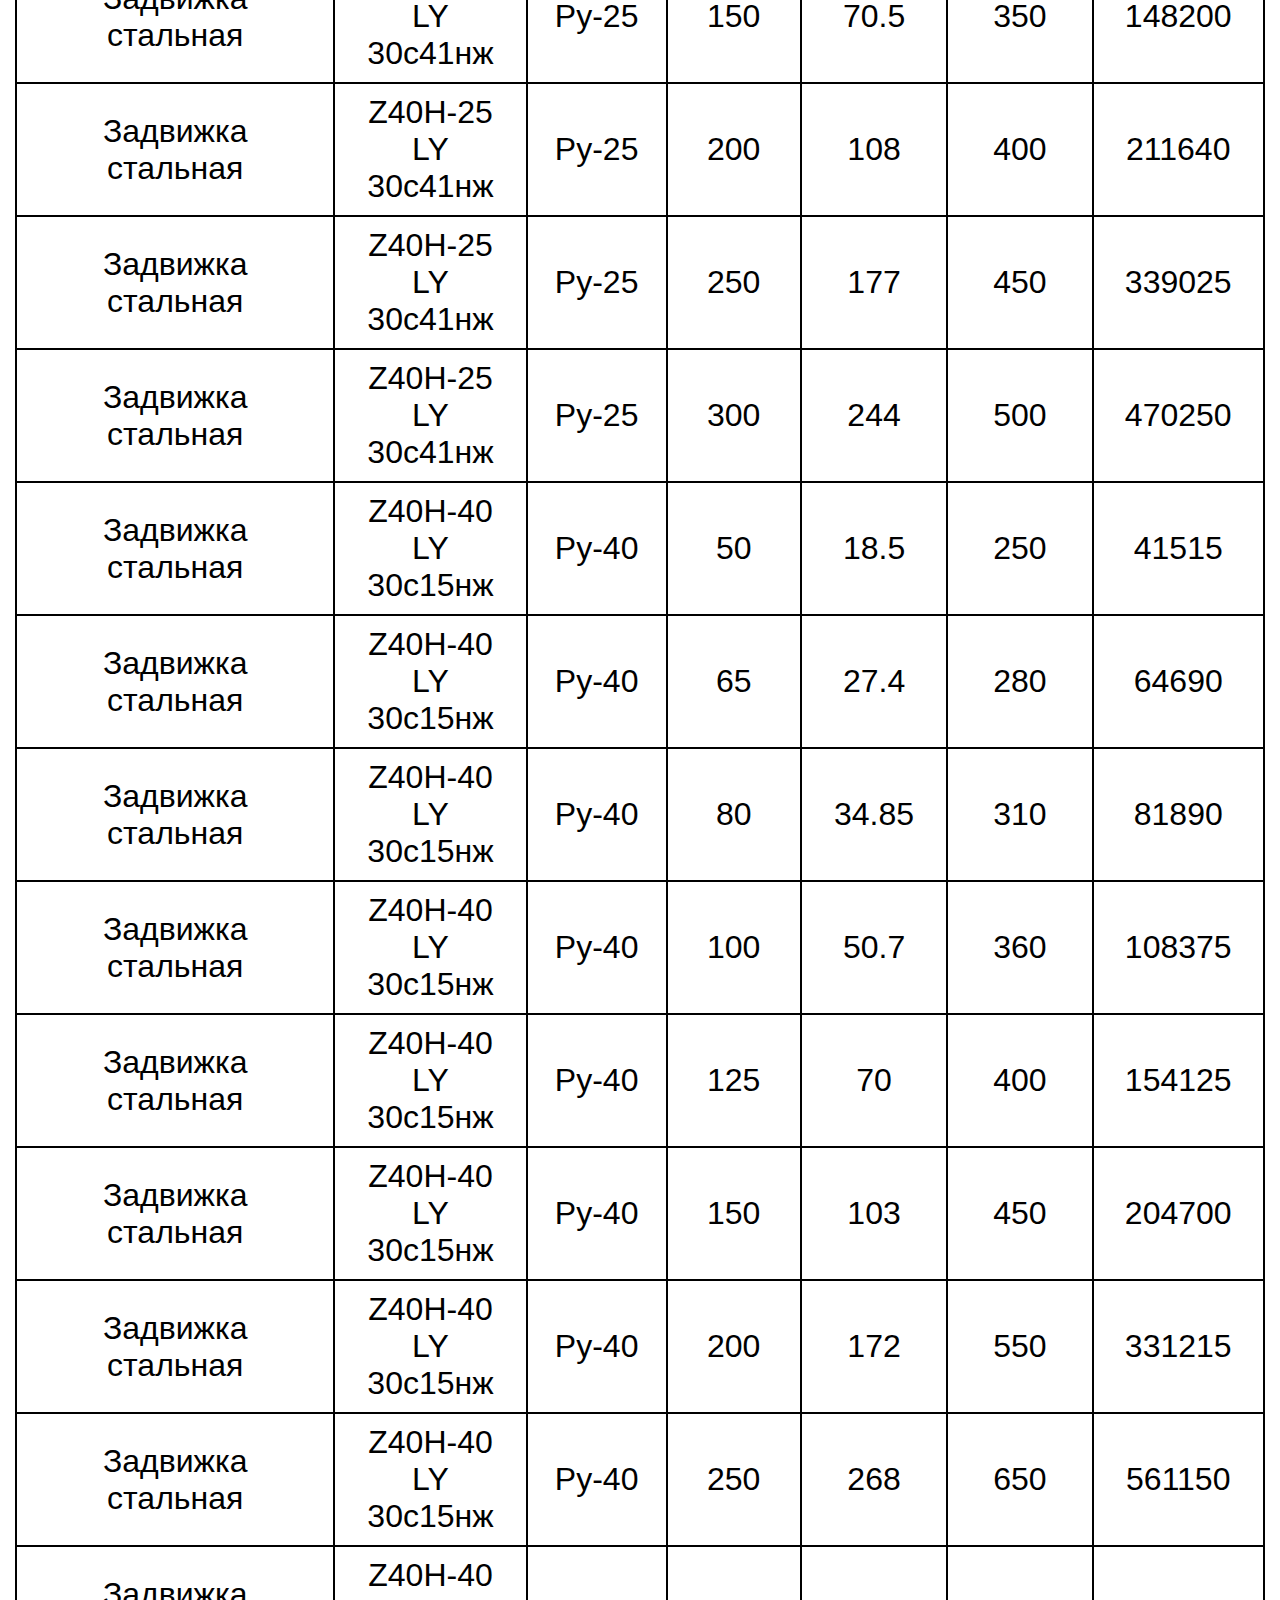
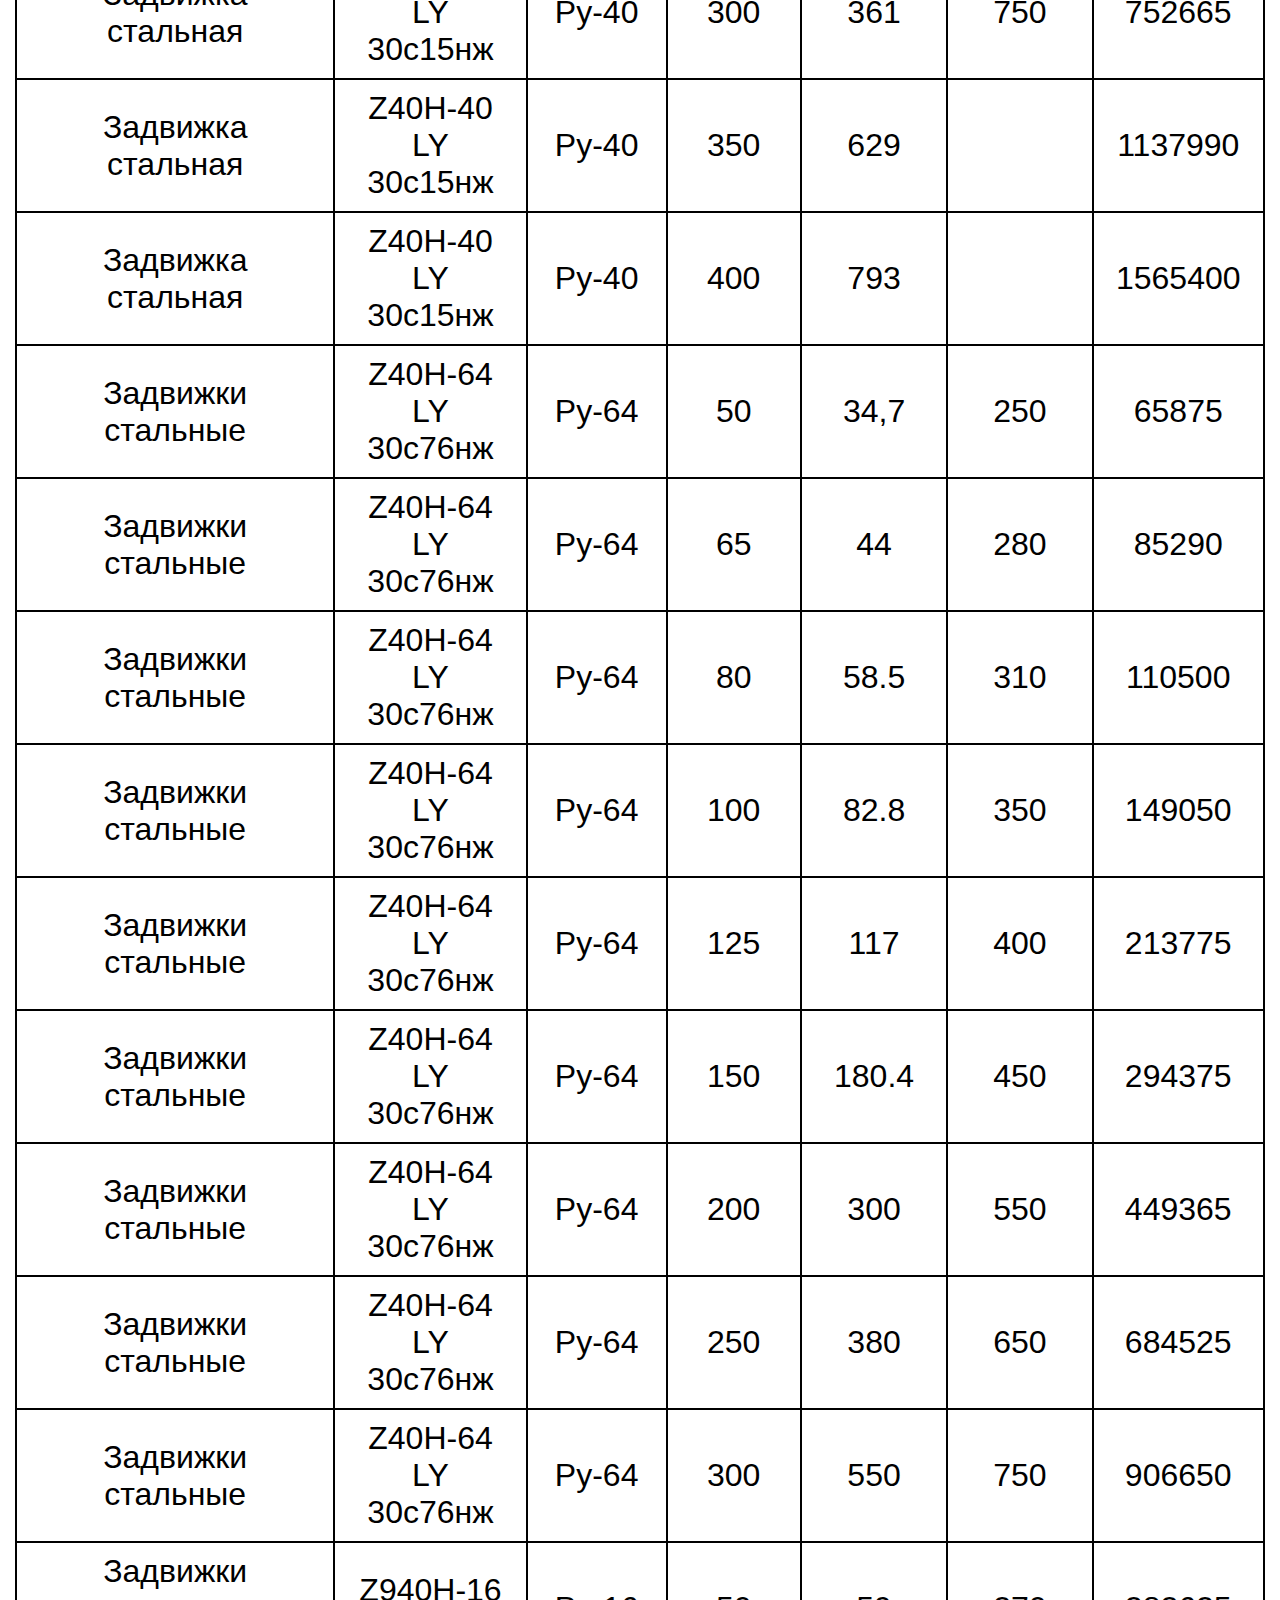
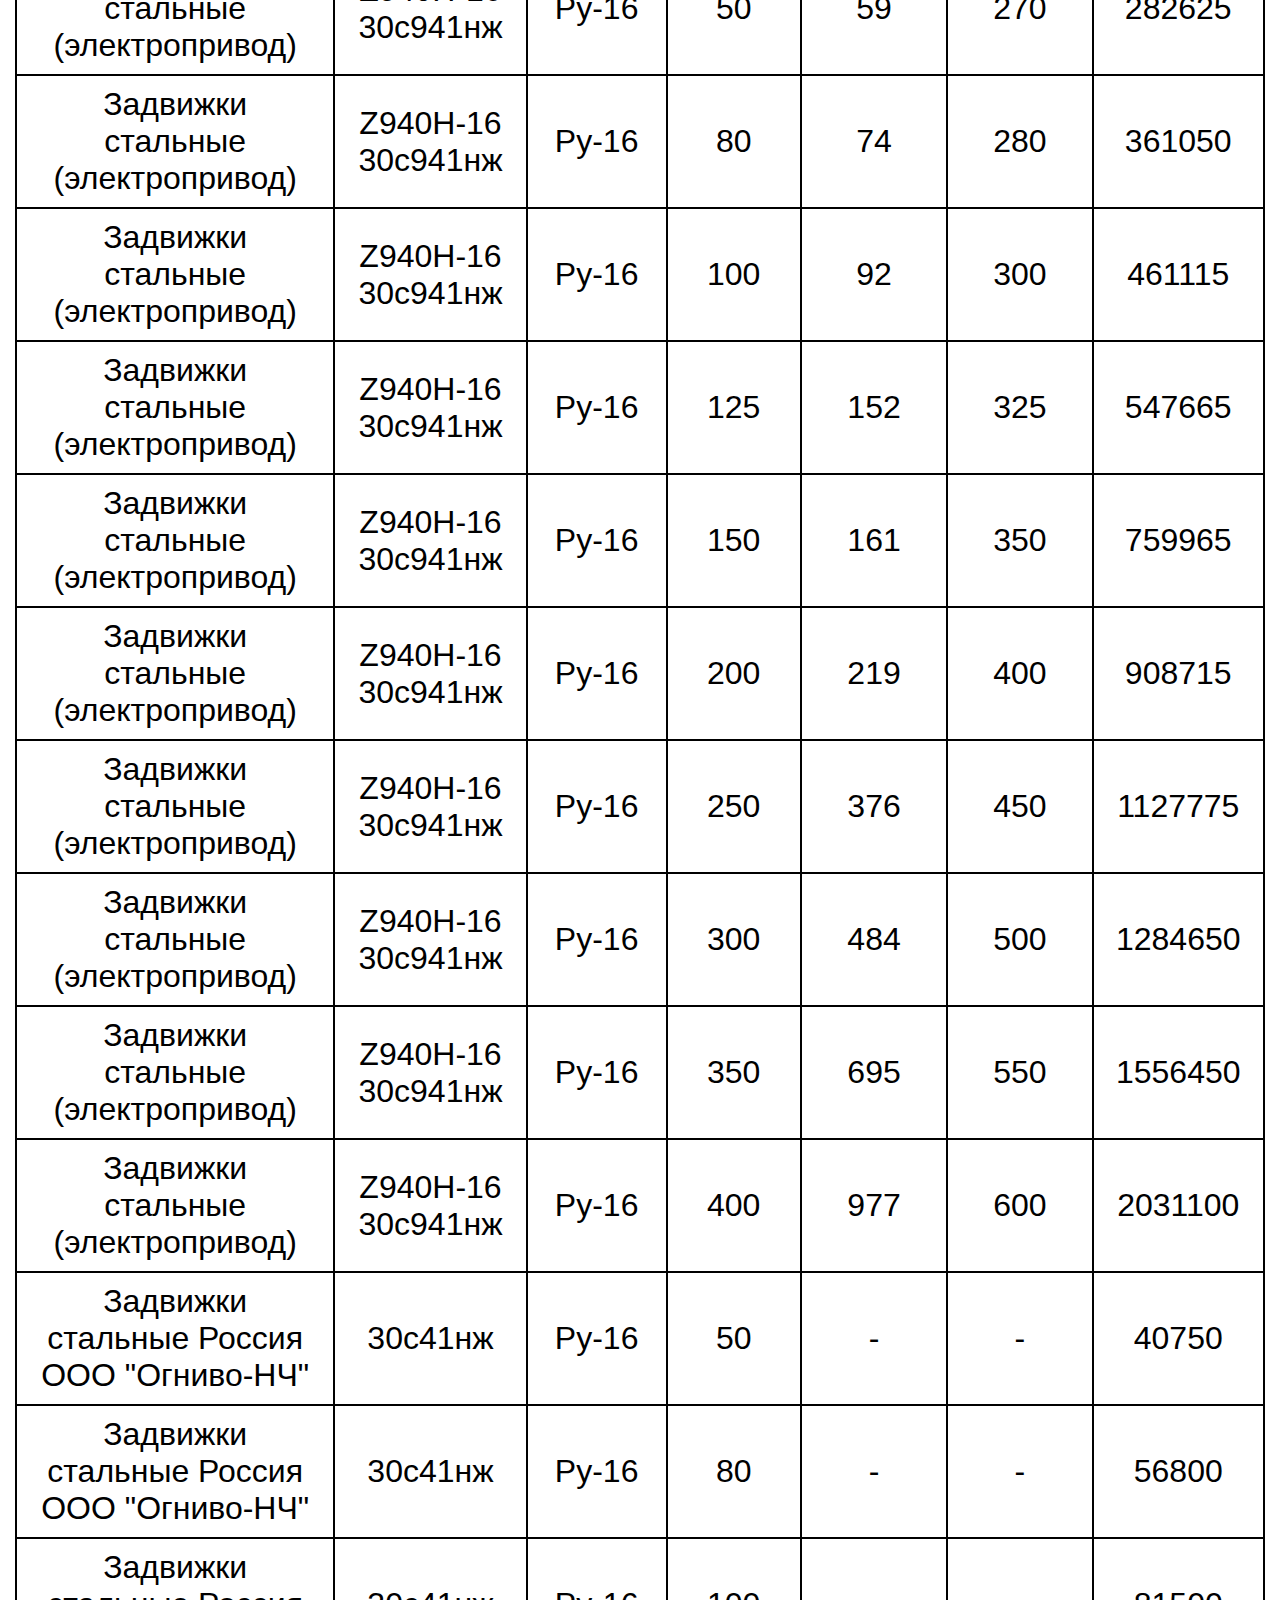
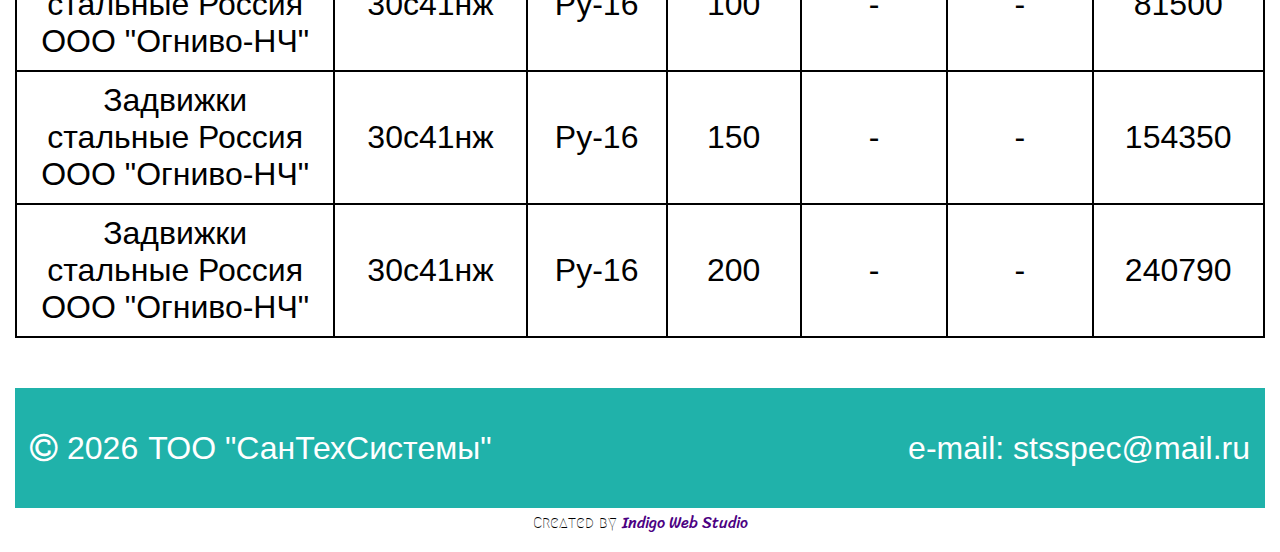
<file: sts/steelvalve.html>
<!DOCTYPE html>
<html lang="en">
<head>
	<meta charset="UTF-8">
	<title>STS</title>
	<link rel="stylesheet" type="text/css" href="css/general.css">
	<meta name="viewport" content="width=device-width">	
	<script src="https://code.jquery.com/jquery-1.11.0.min.js"></script>
	<script src="//ajax.googleapis.com/ajax/libs/jquery/1.9.1/jquery.min.js"></script>
	<script src="js/script.js"></script>
	<link rel="stylesheet" type="text/css" href="slick/slick.css"/>
	<link rel="stylesheet" type="text/css" href="slick/slick-theme.css"/>
	<link rel="stylesheet" href="https://maxcdn.bootstrapcdn.com/font-awesome/4.7.0/css/font-awesome.min.css">
</head>
<body>
	<header>
	<div class="header">
		<button class="c-hamburger c-hamburger--htla">
		  <span>toggle menu</span>
		</button>
 
		<a href="index.html" class="header-logo">
			<img src="img/logo.png" alt="LOGO">
			<p>СанТехСистемы</p>
		</a>
		<nav class="header-menu">
				<li><a href="index.html">Главная</a></li>
				<li><a href="catalogue.html">Каталог</a></li>
				<li><a href="contacts.html">Контакты</a></li>	
		</nav>		
	</div>
</header>
	<section class="messengers">
	<div class="messengers-wr">
		<div class="messengers-wr-num">
			<i class="fa fab fa-telegram"></i>
			<p>+77784111144</p>
			<i class="fa fab fa-whatsapp"></i>
		</div>
	</div>
</section>
	<main class="category">
	<div class="category-wr">
		<img src="img/steelvlv.png" alt="Задвижка стальная">
		<h1>Задвижка стальная</h1>
		<table>
			<tr>
			    <th>Наименование</th>
			    <th>Тип</th>
			    <th>Марка</th>
			    <th>Диам, мм</th> 
			    <th>Масса, кг</th>
			    <th>Длина, м</th>
			    <th>Цена с НДС, KZT</th>
			 </tr>
			 <tr>
			    <td>Задвижка стальная ОАО "Муромский завод трубопроводной аппаратуры"</td>
			    <td>30с41нж</td>
			    <td>Ру-16</td>
			    <td>50</td> 
			    <td>17</td> 
			    <td>180</td> 
			    <td>40750</td>
			 </tr>
			 <tr>
			    <td>Задвижка стальная ОАО "Муромский завод трубопроводной аппаратуры"</td>
			    <td>30с41нж</td>
			    <td>Ру-16</td>
			    <td>80</td> 
			    <td>29</td> 
			    <td>210</td> 
			    <td>56800</td>
			 </tr>
			 <tr>
			    <td>Задвижка стальная ОАО "Муромский завод трубопроводной аппаратуры"</td>
			    <td>30с41нж</td>
			    <td>Ру-16</td>
			    <td>100</td> 
			    <td>39</td> 
			    <td>230</td> 
			    <td>81500</td>
			 </tr>
			 <tr>
			    <td>Задвижка стальная ОАО "Муромский завод трубопроводной аппаратуры"</td>
			    <td>30с41нж</td>
			    <td>Ру-16</td>
			    <td>150</td> 
			    <td>83</td> 
			    <td>280</td> 
			    <td>154350</td>
			 </tr>
			 <tr>
			    <td>Задвижка стальная ОАО "Муромский завод трубопроводной аппаратуры"</td>
			    <td>30с41нж</td>
			    <td>Ру-16</td>
			    <td>200</td> 
			    <td>124</td> 
			    <td>330</td> 
			    <td>240790</td>
			 </tr>
			 <tr>
			    <td>Задвижка стальная ГОСТ России</td>
			    <td>Z41H-16C 30с41нж</td>
			    <td>Ру-16</td>
			    <td>50</td> 
			    <td>14.6</td> 
			    <td>180</td> 
			    <td>40750</td>
			 </tr>
			 <tr>
			    <td>Задвижка стальная ГОСТ России</td>
			    <td>Z41H-16C 30с41нж</td>
			    <td>Ру-16</td>
			    <td>80</td> 
			    <td>24</td> 
			    <td>210</td> 
			    <td>56800</td>
			 </tr>
			 <tr>
			    <td>Задвижка стальная ГОСТ России</td>
			    <td>Z41H-16C 30с41нж</td>
			    <td>Ру-16</td>
			    <td>100</td> 
			    <td>33.9</td> 
			    <td>230</td> 
			    <td>81500</td>
			 </tr>
			 <tr>
			    <td>Задвижка стальная ГОСТ России</td>
			    <td>Z41H-16C 30с41нж</td>
			    <td>Ру-16</td>
			    <td>150</td> 
			    <td>67.03</td> 
			    <td>280</td> 
			    <td>154350</td>
			 </tr>
			 <tr>
			    <td>Задвижка стальная ГОСТ России</td>
			    <td>Z41H-16C 30с41нж</td>
			    <td>Ру-16</td>
			    <td>200</td> 
			    <td>107.8</td> 
			    <td>330</td> 
			    <td>240790</td>
			 </tr>
			 <tr>
			    <td>Задвижка стальная ГОСТ России</td>
			    <td>Z41H-16C 30с41нж</td>
			    <td>Ру-16</td>
			    <td>250</td> 
			    <td>156</td> 
			    <td>450</td> 
			    <td>286815</td>
			 </tr>
			 <tr>
			    <td>Задвижка стальная ГОСТ России</td>
			    <td>Z41H-16C 30с41нж</td>
			    <td>Ру-16</td>
			    <td>300</td> 
			    <td>195</td> 
			    <td>500</td> 
			    <td>375540</td>
			 </tr>
			 <tr>
			    <td>Задвижка стальная ГОСТ России</td>
			    <td>Z41H-16C 30с41нж</td>
			    <td>Ру-16</td>
			    <td>350</td> 
			    <td>255</td> 
			    <td>550</td> 
			    <td>571100</td>
			 </tr>
			 <tr>
			    <td>Задвижка стальная ГОСТ России</td>
			    <td>Z41H-16C 30с41нж</td>
			    <td>Ру-16</td>
			    <td>400</td> 
			    <td>386</td> 
			    <td>600</td> 
			    <td>769750</td>
			 </tr>
			  <tr>
			    <td>Задвижка стальная ГОСТ России</td>
			    <td>Z41H-16C 30с41нж</td>
			    <td>Ру-16</td>
			    <td>50</td> 
			    <td>13.1</td> 
			    <td>180</td> 
			    <td>19940</td>
			 </tr>
			 <tr>
			    <td>Задвижка стальная ГОСТ России</td>
			    <td>Z41H-16C 30с41нж</td>
			    <td>Ру-16</td>
			    <td>80</td> 
			    <td>19.8</td> 
			    <td>210</td> 
			    <td>29050</td>
			 </tr>
			 <tr>
			    <td>Задвижка стальная ГОСТ России</td>
			    <td>Z41H-16C 30с41нж</td>
			    <td>Ру-16</td>
			    <td>100</td> 
			    <td>23.7</td> 
			    <td>230</td> 
			    <td>38425</td>
			 </tr>
			 <tr>
			    <td>Задвижка стальная ГОСТ России</td>
			    <td>Z41H-16C 30с41нж</td>
			    <td>Ру-16</td>
			    <td>150</td> 
			    <td>56.5</td> 
			    <td>280</td> 
			    <td>78165</td>
			 </tr>
			 <tr>
			    <td>Задвижка стальная ГОСТ России</td>
			    <td>Z41H-16C 30с41нж</td>
			    <td>Ру-16</td>
			    <td>200</td> 
			    <td>85</td> 
			    <td>330</td> 
			    <td>119450</td>
			 </tr>
			 <tr>
			    <td>Задвижка стальная ГОСТ России</td>
			    <td>Z41H-16C 30с41нж</td>
			    <td>Ру-16</td>
			    <td>250</td> 
			    <td>112</td> 
			    <td>450</td> 
			    <td>174225</td>
			 </tr>
			 <tr>
			    <td>Задвижка стальная ГОСТ России</td>
			    <td>Z41H-16C 30с41нж</td>
			    <td>Ру-16</td>
			    <td>300</td> 
			    <td>152</td> 
			    <td>500</td> 
			    <td>241225</td>
			 </tr>
			 <tr>
			    <td>Задвижка стальная</td>
			    <td>Z40Н-25  LY 30с41нж</td>
			    <td>Ру-25</td>
			    <td>50</td> 
			    <td>15.65</td> 
			    <td>250</td> 
			    <td>35250</td>
			 </tr>
			 <tr>
			    <td>Задвижка стальная</td>
			    <td>Z40Н-25  LY 30с41нж</td>
			    <td>Ру-25</td>
			    <td>65</td> 
			    <td>20.15</td> 
			    <td>270</td> 
			    <td>43440</td>
			 </tr>
			 <tr>
			    <td>Задвижка стальная</td>
			    <td>Z40Н-25  LY 30с41нж</td>
			    <td>Ру-25</td>
			    <td>80</td> 
			    <td>24.9</td> 
			    <td>280</td> 
			    <td>52150</td>
			 </tr>
			 <tr>
			    <td>Задвижка стальная</td>
			    <td>Z40Н-25  LY 30с41нж</td>
			    <td>Ру-25</td>
			    <td>100</td> 
			    <td>34.6</td> 
			    <td>300</td> 
			    <td>70625</td>
			 </tr>
			 <tr>
			    <td>Задвижка стальная</td>
			    <td>Z40Н-25  LY 30с41нж</td>
			    <td>Ру-25</td>
			    <td>125</td> 
			    <td>47.2</td> 
			    <td>325</td> 
			    <td>100825</td>
			 </tr>
			 <tr>
			    <td>Задвижка стальная</td>
			    <td>Z40Н-25  LY 30с41нж</td>
			    <td>Ру-25</td>
			    <td>150</td> 
			    <td>70.5</td> 
			    <td>350</td> 
			    <td>148200</td>
			 </tr>
			 <tr>
			    <td>Задвижка стальная</td>
			    <td>Z40Н-25  LY 30с41нж</td>
			    <td>Ру-25</td>
			    <td>200</td> 
			    <td>108</td> 
			    <td>400</td> 
			    <td>211640</td>
			 </tr>
			 <tr>
			    <td>Задвижка стальная</td>
			    <td>Z40Н-25  LY 30с41нж</td>
			    <td>Ру-25</td>
			    <td>250</td> 
			    <td>177</td> 
			    <td>450</td> 
			    <td>339025</td>
			 </tr>
			 <tr>
			    <td>Задвижка стальная</td>
			    <td>Z40Н-25  LY 30с41нж</td>
			    <td>Ру-25</td>
			    <td>300</td> 
			    <td>244</td> 
			    <td>500</td> 
			    <td>470250</td>
			 </tr>
			 <tr>
			    <td>Задвижка стальная</td>
			    <td>Z40Н-40 LY    30с15нж</td>
			    <td>Ру-40</td>
			    <td>50</td> 
			    <td>18.5</td> 
			    <td>250</td> 
			    <td>41515</td>
			 </tr>
			 <tr>
			    <td>Задвижка стальная</td>
			    <td>Z40Н-40 LY    30с15нж</td>
			    <td>Ру-40</td>
			    <td>65</td> 
			    <td>27.4</td> 
			    <td>280</td> 
			    <td>64690</td>
			 </tr>
			 <tr>
			    <td>Задвижка стальная</td>
			    <td>Z40Н-40 LY    30с15нж</td>
			    <td>Ру-40</td>
			    <td>80</td> 
			    <td>34.85</td> 
			    <td>310</td> 
			    <td>81890</td>
			 </tr>
			 <tr>
			    <td>Задвижка стальная</td>
			    <td>Z40Н-40 LY    30с15нж</td>
			    <td>Ру-40</td>
			    <td>100</td> 
			    <td>50.7</td> 
			    <td>360</td> 
			    <td>108375</td>
			 </tr>
			 <tr>
			    <td>Задвижка стальная</td>
			    <td>Z40Н-40 LY    30с15нж</td>
			    <td>Ру-40</td>
			    <td>125</td> 
			    <td>70</td> 
			    <td>400</td> 
			    <td>154125</td>
			 </tr>
			 <tr>
			    <td>Задвижка стальная</td>
			    <td>Z40Н-40 LY    30с15нж</td>
			    <td>Ру-40</td>
			    <td>150</td> 
			    <td>103</td> 
			    <td>450</td> 
			    <td>204700</td>
			 </tr>
			 <tr>
			    <td>Задвижка стальная</td>
			    <td>Z40Н-40 LY    30с15нж</td>
			    <td>Ру-40</td>
			    <td>200</td> 
			    <td>172</td> 
			    <td>550</td> 
			    <td>331215</td>
			 </tr>
			 <tr>
			    <td>Задвижка стальная</td>
			    <td>Z40Н-40 LY    30с15нж</td>
			    <td>Ру-40</td>
			    <td>250</td> 
			    <td>268</td> 
			    <td>650</td> 
			    <td>561150</td>
			 </tr>
			 <tr>
			    <td>Задвижка стальная</td>
			    <td>Z40Н-40 LY    30с15нж</td>
			    <td>Ру-40</td>
			    <td>300</td> 
			    <td>361</td> 
			    <td>750</td> 
			    <td>752665</td>
			 </tr>
			 <tr>
			    <td>Задвижка стальная</td>
			    <td>Z40Н-40 LY 30с15нж</td>
			    <td>Ру-40</td>
			    <td>350</td> 
			    <td>629</td> 
			    <td></td> 
			    <td>1137990</td>
			 </tr>
			 <tr>
			    <td>Задвижка стальная</td>
			    <td>Z40Н-40 LY 30с15нж</td>
			    <td>Ру-40</td>
			    <td>400</td> 
			    <td>793</td> 
			    <td></td> 
			    <td>1565400</td>
			 </tr>
			 <tr>
			    <td>Задвижки стальные</td>
			    <td>Z40Н-64 LY  30с76нж</td>
			    <td>Ру-64</td>
			    <td>50</td> 
			    <td>34,7</td> 
			    <td>250</td> 
			    <td>65875</td>
			 </tr>
			 <tr>
			    <td>Задвижки стальные</td>
			    <td>Z40Н-64 LY  30с76нж</td>
			    <td>Ру-64</td>
			    <td>65</td> 
			    <td>44</td> 
			    <td>280</td> 
			    <td>85290</td>
			 </tr>
			 <tr>
			    <td>Задвижки стальные</td>
			    <td>Z40Н-64 LY  30с76нж</td>
			    <td>Ру-64</td>
			    <td>80</td> 
			    <td>58.5</td> 
			    <td>310</td> 
			    <td>110500</td>
			 </tr>
			 <tr>
			    <td>Задвижки стальные</td>
			    <td>Z40Н-64 LY  30с76нж</td>
			    <td>Ру-64</td>
			    <td>100</td> 
			    <td>82.8</td> 
			    <td>350</td> 
			    <td>149050</td>
			 </tr>
			 <tr>
			    <td>Задвижки стальные</td>
			    <td>Z40Н-64 LY  30с76нж</td>
			    <td>Ру-64</td>
			    <td>125</td> 
			    <td>117</td> 
			    <td>400</td> 
			    <td>213775</td>
			 </tr>
			 <tr>
			    <td>Задвижки стальные</td>
			    <td>Z40Н-64 LY  30с76нж</td>
			    <td>Ру-64</td>
			    <td>150</td> 
			    <td>180.4</td> 
			    <td>450</td> 
			    <td>294375</td>
			 </tr>
			 <tr>
			    <td>Задвижки стальные</td>
			    <td>Z40Н-64 LY  30с76нж</td>
			    <td>Ру-64</td>
			    <td>200</td> 
			    <td>300</td> 
			    <td>550</td> 
			    <td>449365</td>
			 </tr>
			 <tr>
			    <td>Задвижки стальные</td>
			    <td>Z40Н-64 LY  30с76нж</td>
			    <td>Ру-64</td>
			    <td>250</td> 
			    <td>380</td> 
			    <td>650</td> 
			    <td>684525</td>
			 </tr>
			 <tr>
			    <td>Задвижки стальные</td>
			    <td>Z40Н-64 LY  30с76нж</td>
			    <td>Ру-64</td>
			    <td>300</td> 
			    <td>550</td> 
			    <td>750</td> 
			    <td>906650</td>
			 </tr>
			 <tr>
			    <td>Задвижки стальные (электропривод)</td>
			    <td>Z940Н-16  30с941нж</td>
			    <td>Ру-16</td>
			    <td>50</td> 
			    <td>59</td> 
			    <td>270</td> 
			    <td>282625</td>
			 </tr>
			 <tr>
			    <td>Задвижки стальные (электропривод)</td>
			    <td>Z940Н-16  30с941нж</td>
			    <td>Ру-16</td>
			    <td>80</td> 
			    <td>74</td> 
			    <td>280</td> 
			    <td>361050</td>
			 </tr>
			 <tr>
			    <td>Задвижки стальные (электропривод)</td>
			    <td>Z940Н-16  30с941нж</td>
			    <td>Ру-16</td>
			    <td>100</td> 
			    <td>92</td> 
			    <td>300</td> 
			    <td>461115</td>
			 </tr>
			 <tr>
			    <td>Задвижки стальные (электропривод)</td>
			    <td>Z940Н-16  30с941нж</td>
			    <td>Ру-16</td>
			    <td>125</td> 
			    <td>152</td> 
			    <td>325</td> 
			    <td>547665</td>
			 </tr>
			 <tr>
			    <td>Задвижки стальные (электропривод)</td>
			    <td>Z940Н-16  30с941нж</td>
			    <td>Ру-16</td>
			    <td>150</td> 
			    <td>161</td> 
			    <td>350</td> 
			    <td>759965</td>
			 </tr>
			 <tr>
			    <td>Задвижки стальные (электропривод)</td>
			    <td>Z940Н-16  30с941нж</td>
			    <td>Ру-16</td>
			    <td>200</td> 
			    <td>219</td> 
			    <td>400</td> 
			    <td>908715</td>
			 </tr>
			 <tr>
			    <td>Задвижки стальные (электропривод)</td>
			    <td>Z940Н-16  30с941нж</td>
			    <td>Ру-16</td>
			    <td>250</td> 
			    <td>376</td> 
			    <td>450</td> 
			    <td>1127775</td>
			 </tr>
			 <tr>
			    <td>Задвижки стальные (электропривод)</td>
			    <td>Z940Н-16  30с941нж</td>
			    <td>Ру-16</td>
			    <td>300</td> 
			    <td>484</td> 
			    <td>500</td> 
			    <td>1284650</td>
			 </tr>
			 <tr>
			    <td>Задвижки стальные (электропривод)</td>
			    <td>Z940Н-16  30с941нж</td>
			    <td>Ру-16</td>
			    <td>350</td> 
			    <td>695</td> 
			    <td>550</td> 
			    <td>1556450</td>
			 </tr>
			 <tr>
			    <td>Задвижки стальные (электропривод)</td>
			    <td>Z940Н-16  30с941нж</td>
			    <td>Ру-16</td>
			    <td>400</td> 
			    <td>977</td> 
			    <td>600</td> 
			    <td>2031100</td>
			 </tr>
			 <tr>
			    <td>Задвижки стальные Россия ООО "Огниво-НЧ" </td>
			    <td>30с41нж</td>
			    <td>Ру-16</td>
			    <td>50</td> 
			    <td>-</td> 
			    <td>-</td> 
			    <td>40750</td>
			 </tr>
			 <tr>
			    <td>Задвижки стальные Россия ООО "Огниво-НЧ" </td>
			    <td>30с41нж</td>
			    <td>Ру-16</td>
			    <td>80</td> 
			    <td>-</td> 
			    <td>-</td> 
			    <td>56800</td>
			 </tr>
			 <tr>
			    <td>Задвижки стальные Россия ООО "Огниво-НЧ" </td>
			    <td>30с41нж</td>
			    <td>Ру-16</td>
			    <td>100</td> 
			    <td>-</td> 
			    <td>-</td> 
			    <td>81500</td>
			 </tr>
			 <tr>
			    <td>Задвижки стальные Россия ООО "Огниво-НЧ" </td>
			    <td>30с41нж</td>
			    <td>Ру-16</td>
			    <td>150</td> 
			    <td>-</td> 
			    <td>-</td> 
			    <td>154350</td>
			 </tr>
			 <tr>
			    <td>Задвижки стальные Россия ООО "Огниво-НЧ" </td>
			    <td>30с41нж</td>
			    <td>Ру-16</td>
			    <td>200</td> 
			    <td>-</td> 
			    <td>-</td> 
			    <td>240790</td>
			 </tr>
		</table>
	</div>
</main>
	
	<button class="post">
	<i class="fa fa-envelope"></i>
</button>

<button class="up">
	<i class="fa fa-hand-pointer-o"></i>
</button>	
	<footer>
	<div class="footer">
		<div class="footer-copyright">
			<i class="fa fas fa-copyright"></i>
			<span></span>
			<p>ТОО "СанТехСистемы"</p>
		</div>
		<div class="footer-email">
			<p>e-mail: stsspec@mail.ru</p>
		</div>
	</div>
	<div class="footer-dev">Created by <a href="https://www.facebook.com/IndigoCALIFORNIA">Indigo Web Studio</a> </div>
</footer>
	<script type="text/javascript" src="slick/slick.min.js"></script>
	<script type="text/javascript" src="slick/act-slick.js"></script>
</html>
</file>
<file: Creativia/css/general.css>
@import url('https://fonts.googleapis.com/css?family=Raleway:400,500,700,800');
@import url('https://fonts.googleapis.com/css?family=Text+Me+One');
@import url('https://fonts.googleapis.com/css?family=Lato:400,700,900');
@import url('https://fonts.googleapis.com/css?family=KoHo:400,500,700');
.wrapper {
  max-width: 1400px;
  padding-left: 115px;
  padding-right: 115px;
  margin: 0 auto;
}
@media screen and (max-width: 980px) {
  .wrapper {
    padding-left: 0px;
    padding-right: 0px;
  }
}
@media screen and (max-width: 640px) {
  .wrapper {
    padding-left: 0px;
    padding-right: 0px;
  }
}
@media screen and (max-width: 320px) {
  .wrapper {
    padding-left: 0px;
    padding-right: 0px;
  }
}
* {
  box-sizing: border-box;
  word-wrap: break-word;
  margin: 0;
  padding: 0;
}
body {
  font-family: 'Lato', sans-serif;
  text-align: justify;
}
button {
  outline: none;
}
.header {
  height: auto;
  position: relative;
  z-index: 100;
  margin-bottom: 20px;
}
.header img {
  width: 100%;
  height: inherit;
}
.header-menu {
  display: -ms-flexbox;
  display: flex;
  -ms-flex-wrap: wrap;
  flex-wrap: wrap;
  -ms-flex-pack: justify;
  justify-content: space-between;
  position: absolute;
  top: 0;
  left: 0;
  width: 100%;
  min-height: 70px;
  z-index: 103;
}
.header-menu-logo {
  width: 251px;
  height: 106px;
  background: url(../images/logo-form.png) no-repeat;
  display: -ms-flexbox;
  display: flex;
  -ms-flex-pack: center;
  justify-content: center;
  -ms-flex-align: center;
  align-items: center;
}
@media screen and (max-width: 980px) {
  .header-menu-logo {
    background: none;
  }
}
@media screen and (max-width: 980px) {
  .header-menu-logo {
    -ms-flex-align: start;
    align-items: flex-start;
  }
}
@media screen and (max-width: 980px) {
  .header-menu-logo {
    margin-top: 10px;
  }
}
.header-menu-logo a {
  font-family: 'Text Me One', sans-serif;
  font-weight: 700;
  font-size: 28px;
  color: #fff;
  text-decoration: none;
}
@media screen and (max-width: 640px) {
  .header-menu-logo a {
    font-size: 25px;
  }
}
.header-menu-main ul {
  display: -ms-flexbox;
  display: flex;
  -ms-flex-wrap: wrap;
  flex-wrap: wrap;
  min-height: 70px;
  background: #08080c;
}
@media screen and (max-width: 980px) {
  .header-menu-main ul {
    display: none;
  }
}
.header-menu-main ul li {
  display: -moz-flex;
  display: -ms-flex;
  display: -o-flex;
  display: -ms-flexbox;
  display: flex;
  -moz-flex-direction: column;
  -ms-flex-direction: column;
  -o-flex-direction: column;
  flex-direction: column;
  margin-left: 25px;
  min-height: 70px;
  -ms-align-items: center;
  -ms-flex-align: center;
  align-items: center;
  -ms-flex-pack: justify;
  justify-content: space-between;
  cursor: pointer;
}
.header-menu-main ul li a {
  text-decoration: none;
  text-transform: uppercase;
  color: #a4a4a4;
  font-size: 18px;
  font-family: 'Raleway', sans-serif;
  transition: color 300ms ease-in;
}
.header-menu-main ul li a:hover {
  color: #ff0036;
}
.header-menu .current-menu-item .header-menu-active {
  width: 25px;
  height: 3px;
  background: #ff0036;
}
.header-txt {
  position: absolute;
  display: -ms-flexbox;
  display: flex;
  -ms-flex-wrap: wrap;
  flex-wrap: wrap;
  -moz-flex-direction: column;
  -ms-flex-direction: column;
  -o-flex-direction: column;
  flex-direction: column;
  -ms-flex-pack: justify;
  justify-content: space-between;
  -ms-align-items: center;
  -ms-flex-align: center;
  align-items: center;
  left: 0;
  top: 240px;
  width: 100%;
  min-height: 240px;
  z-index: 101;
}
@media screen and (max-width: 980px) {
  .header-txt {
    top: 120px;
  }
}
@media screen and (max-width: 640px) {
  .header-txt {
    top: 60px;
  }
}
@media screen and (max-width: 980px) {
  .header-txt {
    min-height: 180px;
  }
}
@media screen and (max-width: 640px) {
  .header-txt {
    min-height: 80px;
  }
}
.header-txt-title {
  font-family: 'Raleway', sans-serif;
  text-align: center;
  font-size: 30px;
  font-weight: 700;
  color: #fff;
  letter-spacing: 0.1rem;
}
@media screen and (max-width: 980px) {
  .header-txt-title {
    font-size: 26px;
  }
}
@media screen and (max-width: 640px) {
  .header-txt-title {
    font-size: 22px;
  }
}
.header-txt-title span {
  color: #ff0036;
}
.header-txt-text {
  font-family: 'Lato', sans-serif;
  font-size: 16px;
  font-weight: 400;
  color: #fff;
  text-align: center;
}
@media screen and (max-width: 640px) {
  .header-txt-text {
    display: none;
  }
}
.header-txt-btns button {
  width: 170px;
  height: 50px;
  font-family: 'Raleway', sans-serif;
  font-size: 20px;
  font-weight: 500;
  text-transform: uppercase;
  cursor: pointer;
  border: none;
  color: #fff;
  transition: border 300ms ease-in;
}
@media screen and (max-width: 640px) {
  .header-txt-btns button {
    width: 100px;
  }
}
@media screen and (max-width: 640px) {
  .header-txt-btns button {
    height: 35px;
  }
}
@media screen and (max-width: 640px) {
  .header-txt-btns button {
    font-size: 12px;
  }
}
.header-txt-btns button:hover {
  border: 2px solid #fff;
}
.header-txt-btn1 {
  background-color: #ff0036;
  margin-right: 15px;
}
.header-txt-btn2 {
  background-color: #131313;
  margin-left: 15px;
}
.header-slider-prev {
  background: transparent url(../images/left.png) no-repeat;
  width: 20px;
  height: 28px;
  cursor: pointer;
  border: none;
  position: absolute;
  left: 10px;
  top: 360px;
}
.header-slider-next {
  background: transparent url(../images/right.png) no-repeat;
  width: 20px;
  height: 28px;
  cursor: pointer;
  border: none;
  position: absolute;
  right: 10px;
  top: 360px;
}
.header-mobbtn {
  margin-top: 10px;
  display: none;
  -moz-flex-direction: column;
  -ms-flex-direction: column;
  -o-flex-direction: column;
  flex-direction: column;
  -ms-flex-pack: distribute;
  justify-content: space-around;
  -ms-align-items: center;
  -ms-flex-align: center;
  align-items: center;
  width: 30px;
  height: 24px;
  background: transparent;
  cursor: pointer;
}
@media screen and (max-width: 980px) {
  .header-mobbtn {
    display: -ms-flexbox;
    display: flex;
  }
}
.header-mobbtn span {
  width: 30px;
  height: 4px;
  background: #fff;
  border-radius: 4px;
}
.about {
  height: auto;
  margin-bottom: 20px;
  background: #fff;
  display: -moz-flex;
  display: -ms-flex;
  display: -o-flex;
  display: -ms-flexbox;
  display: flex;
  -moz-flex-direction: column;
  -ms-flex-direction: column;
  -o-flex-direction: column;
  flex-direction: column;
  -ms-align-items: center;
  -ms-flex-align: center;
  align-items: center;
}
.about h2 {
  margin-bottom: 55px;
  font-family: 'Raleway', sans-serif;
  text-align: center;
  font-size: 30px;
  font-weight: 700;
  color: #262626;
  letter-spacing: 0.1rem;
}
@media screen and (max-width: 640px) {
  .about h2 {
    margin-bottom: 20px;
  }
}
@media screen and (max-width: 980px) {
  .about h2 {
    font-size: 26px;
  }
}
@media screen and (max-width: 640px) {
  .about h2 {
    font-size: 22px;
  }
}
.about h2 span {
  color: #ff0036;
}
.about h3 {
  font-size: 16px;
  font-weight: 700;
  line-height: 22px;
  font-family: 'Lato', sans-serif;
  margin-bottom: 100px;
}
@media screen and (max-width: 640px) {
  .about h3 {
    margin-bottom: 20px;
  }
}
.about h3 span {
  color: #ff0036;
}
.about-content {
  display: -moz-flex;
  display: -ms-flex;
  display: -o-flex;
  display: -ms-flexbox;
  display: flex;
}
.about-txt {
  box-sizing: border-box;
  margin-left: 15px;
  margin-right: 15px;
  word-wrap: break-word;
  width: calc(50% - 30px);
}
@media screen and (max-width: 980px) {
  .about-txt {
    width: calc(100% - 30px);
  }
}
.about-txt p {
  color: #505050;
  font-family: 'Lato', sans-serif;
  font-size: 16px;
  font-weight: 400;
  line-height: 22px;
  margin-bottom: 40px;
}
.about-quests .active {
  color: #ff0036;
}
.about-quests-quest {
  width: 100%;
  height: 45px;
  background-color: #f7f7f7;
  border: 1px solid #e7e7e7;
  margin-bottom: 10px;
  color: #262626;
  font-family: 'Raleway', sans-serif;
  font-size: 20px;
  font-weight: 500;
  display: -moz-flex;
  display: -ms-flex;
  display: -o-flex;
  display: -ms-flexbox;
  display: flex;
  -ms-align-items: center;
  -ms-flex-align: center;
  align-items: center;
  cursor: pointer;
}
.about-quests-quest:hover {
  color: #ff0036;
}
.about-quests-quest i {
  margin-right: 40px;
  margin-left: 15px;
}
.about-quests-answer {
  display: none;
  margin-left: 15px;
}
.about-pics {
  box-sizing: border-box;
  margin-left: 15px;
  margin-right: 15px;
  word-wrap: break-word;
  width: calc(50% - 30px);
}
@media screen and (max-width: 980px) {
  .about-pics {
    display: none;
  }
}
.about-bar {
  width: 100%;
  height: 210px;
  display: -moz-flex;
  display: -ms-flex;
  display: -o-flex;
  display: -ms-flexbox;
  display: flex;
  -ms-flex-pack: center;
  justify-content: center;
  -ms-align-items: center;
  -ms-flex-align: center;
  align-items: center;
}
@media screen and (max-width: 980px) {
  .about-bar {
    height: 140px;
  }
}
@media screen and (max-width: 640px) {
  .about-bar {
    height: 60px;
  }
}
.about-bar-line {
  width: 50%;
  height: 1px;
  background-color: #262626;
  display: -moz-flex;
  display: -ms-flex;
  display: -o-flex;
  display: -ms-flexbox;
  display: flex;
  -ms-flex-pack: center;
  justify-content: center;
  -ms-align-items: center;
  -ms-flex-align: center;
  align-items: center;
}
.about-items {
  height: auto;
  display: -ms-flexbox;
  display: flex;
  -ms-flex-wrap: wrap;
  flex-wrap: wrap;
}
.about-items-item {
  box-sizing: border-box;
  margin-left: 15px;
  margin-right: 15px;
  word-wrap: break-word;
  width: calc(25% - 30px);
  display: -moz-flex;
  display: -ms-flex;
  display: -o-flex;
  display: -ms-flexbox;
  display: flex;
  -moz-flex-direction: column;
  -ms-flex-direction: column;
  -o-flex-direction: column;
  flex-direction: column;
  -ms-align-items: center;
  -ms-flex-align: center;
  align-items: center;
  cursor: pointer;
}
@media screen and (max-width: 640px) {
  .about-items-item {
    width: calc(50% - 30px);
  }
}
.about-items-item span {
  text-transform: uppercase;
  font-family: 'Raleway', sans-serif;
  font-weight: 600;
  font-size: 20px;
  margin-bottom: 30px;
}
@media screen and (max-width: 640px) {
  .about-items-item span {
    font-size: 14px;
  }
}
.about-items-item p {
  font-size: 14px;
  text-align: center;
}
@media screen and (max-width: 640px) {
  .about-items-item p {
    font-size: 12px;
  }
}
.about-items .active {
  background: #ff0036;
  border: none;
}
.about-items .active:after {
  border: none;
}
.about-items .active:before {
  border: none;
}
.hexagon {
  position: relative;
  width: 75px;
  height: 43.30px;
  background-color: #ffffff;
  margin: 21.65px 0;
  border-left: solid 1px #1a1a1a;
  border-right: solid 1px #1a1a1a;
  transform: rotate(90deg);
  margin-bottom: 35px;
  text-align: center;
}
.hexagon:before,
.hexagon:after {
  content: "";
  position: absolute;
  z-index: 1;
  width: 53.03px;
  height: 53.03px;
  transform: scaleY(0.5774) rotate(-45deg);
  background-color: inherit;
  left: 9.9835px;
}
.hexagon:before {
  top: -26.5165px;
  border-top: solid 1.4142px #1a1a1a;
  border-right: solid 1.4142px #1a1a1a;
}
.hexagon:after {
  bottom: -26.5165px;
  border-bottom: solid 1.4142px #1a1a1a;
  border-left: solid 1.4142px #1a1a1a;
}
.portfolio {
  min-height: 1070px;
  background: #262626;
  padding-top: 100px;
  display: -ms-flexbox;
  display: flex;
  -ms-flex-wrap: wrap;
  flex-wrap: wrap;
  -moz-flex-direction: column;
  -ms-flex-direction: column;
  -o-flex-direction: column;
  flex-direction: column;
  -ms-align-items: center;
  -ms-flex-align: center;
  align-items: center;
}
.portfolio h2 {
  font-family: 'Raleway', sans-serif;
  text-align: center;
  font-size: 30px;
  font-weight: 700;
  color: #fff;
  letter-spacing: 0.1rem;
  margin-bottom: 30px;
}
@media screen and (max-width: 980px) {
  .portfolio h2 {
    font-size: 26px;
  }
}
@media screen and (max-width: 640px) {
  .portfolio h2 {
    font-size: 22px;
  }
}
.portfolio h2 span {
  color: #ff0036;
}
.portfolio nav {
  margin-bottom: 100px;
}
.portfolio nav ul {
  display: -moz-flex;
  display: -ms-flex;
  display: -o-flex;
  display: -ms-flexbox;
  display: flex;
  -ms-flex-pack: center;
  justify-content: center;
  color: #9c9c9c;
  list-style: none;
}
@media screen and (max-width: 640px) {
  .portfolio nav ul {
    display: block;
  }
}
.portfolio nav ul li {
  font-family: 'Lato', sans-serif;
  font-weight: 700;
  text-transform: uppercase;
  margin-left: 10px;
  margin-right: 10px;
  cursor: pointer;
}
.portfolio nav ul li:hover {
  color: #ff0036;
}
.portfolio-pics1 {
  height: auto;
  display: -moz-flex;
  display: -ms-flex;
  display: -o-flex;
  display: -ms-flexbox;
  display: flex;
  overflow: hidden;
}
@media screen and (max-width: 980px) {
  .portfolio-pics1 {
    -ms-flex-direction: column;
    flex-direction: column;
  }
}
.portfolio-pics1 img {
  max-width: 100%;
  height: auto;
}
.portfolio-pics2 {
  height: auto;
  display: -moz-flex;
  display: -ms-flex;
  display: -o-flex;
  display: -ms-flexbox;
  display: flex;
  overflow: hidden;
}
@media screen and (max-width: 980px) {
  .portfolio-pics2 {
    -ms-flex-direction: column;
    flex-direction: column;
  }
}
.portfolio-pics2 img {
  max-width: 100%;
  height: auto;
}
.features {
  height: auto;
  display: -moz-flex;
  display: -ms-flex;
  display: -o-flex;
  display: -ms-flexbox;
  display: flex;
  -moz-flex-direction: column;
  -ms-flex-direction: column;
  -o-flex-direction: column;
  flex-direction: column;
  -ms-align-items: center;
  -ms-flex-align: center;
  align-items: center;
  padding-top: 100px;
  padding-bottom: 100px;
}
.features-bar {
  margin-top: -100px;
  margin-bottom: 100px;
  width: 100%;
  height: 1px;
  display: -moz-flex;
  display: -ms-flex;
  display: -o-flex;
  display: -ms-flexbox;
  display: flex;
  -ms-flex-pack: center;
  justify-content: center;
  -ms-align-items: center;
  -ms-flex-align: center;
  align-items: center;
}
.features-bar-line {
  width: 50%;
  height: 1px;
  background-color: #ff0036;
  display: -moz-flex;
  display: -ms-flex;
  display: -o-flex;
  display: -ms-flexbox;
  display: flex;
  -ms-flex-pack: center;
  justify-content: center;
  -ms-align-items: center;
  -ms-flex-align: center;
  align-items: center;
}
.features h2 {
  font-family: 'Raleway', sans-serif;
  text-align: center;
  font-size: 30px;
  font-weight: 700;
  color: #262626;
  letter-spacing: 0.1rem;
  margin-bottom: 30px;
}
@media screen and (max-width: 980px) {
  .features h2 {
    font-size: 26px;
  }
}
@media screen and (max-width: 640px) {
  .features h2 {
    font-size: 22px;
  }
}
.features h2 span {
  color: #ff0036;
}
.features h3 {
  font-size: 16px;
  font-weight: 700;
  line-height: 22px;
  font-family: 'Lato', sans-serif;
  text-align: center;
  margin-bottom: 100px;
  padding-left: 15px;
  padding-right: 15px;
  color: #737373;
  margin-bottom: 85px;
}
@media screen and (max-width: 640px) {
  .features h3 {
    font-size: 14px;
  }
}
@media screen and (max-width: 640px) {
  .features h3 {
    margin-bottom: 40px;
  }
}
.features h3 span {
  color: #ff0036;
}
.features-content {
  max-width: 100%;
  display: -moz-flex;
  display: -ms-flex;
  display: -o-flex;
  display: -ms-flexbox;
  display: flex;
  -ms-flex-wrap: wrap;
  flex-wrap: wrap;
  -ms-flex-pack: center;
  justify-content: center;
  overflow: hidden;
}
.features-content-img {
  position: relative;
  box-sizing: border-box;
  margin-left: 15px;
  margin-right: 15px;
  word-wrap: break-word;
  width: calc(33.333333333333336% - 30px);
  display: -moz-flex;
  display: -ms-flex;
  display: -o-flex;
  display: -ms-flexbox;
  display: flex;
  -ms-flex-pack: center;
  justify-content: center;
  -ms-align-items: center;
  -ms-flex-align: center;
  align-items: center;
}
@media screen and (max-width: 980px) {
  .features-content-img {
    display: none;
  }
}
.features-content-img img {
  height: auto;
}
.features-content-img button {
  position: absolute;
  bottom: 12%;
  left: 50%;
  margin-left: -26%;
  width: 170px;
  min-height: 50px;
  background-color: #393939;
  border: none;
  outline: none;
  cursor: pointer;
  color: white;
  font-family: Raleway, sans-serif;
  font-size: 20px;
  font-weight: 500;
  text-transform: uppercase;
}
.features-content-img button:hover {
  font-size: 22px;
}
.features-content-options1 {
  box-sizing: border-box;
  margin-left: 15px;
  margin-right: 15px;
  word-wrap: break-word;
  width: calc(33.333333333333336% - 30px);
  margin-top: 90px;
  padding-right: 25px;
}
@media screen and (max-width: 980px) {
  .features-content-options1 {
    width: calc(50% - 30px);
  }
}
@media screen and (max-width: 640px) {
  .features-content-options1 {
    width: calc(100% - 30px);
  }
}
@media screen and (max-width: 640px) {
  .features-content-options1 {
    margin-top: 5px;
  }
}
@media screen and (max-width: 640px) {
  .features-content-options1 {
    padding-right: 10px;
  }
}
.features-content-options1 .features-content-option {
  -ms-flex-pack: end;
  justify-content: flex-end;
}
.features-content-options2 {
  box-sizing: border-box;
  margin-left: 15px;
  margin-right: 15px;
  word-wrap: break-word;
  width: calc(33.333333333333336% - 30px);
  margin-top: 90px;
  padding-left: 25px;
}
@media screen and (max-width: 980px) {
  .features-content-options2 {
    width: calc(50% - 30px);
  }
}
@media screen and (max-width: 640px) {
  .features-content-options2 {
    width: calc(100% - 30px);
  }
}
@media screen and (max-width: 640px) {
  .features-content-options2 {
    margin-top: 5px;
  }
}
@media screen and (max-width: 640px) {
  .features-content-options2 {
    padding-left: 10px;
  }
}
.features-content-option {
  min-height: 53px;
  border: 1px solid #e7e7e7;
  margin-bottom: 25px;
  color: #262626;
  font-family: Raleway, sans-serif;
  font-size: 16px;
  font-weight: 500;
  text-transform: uppercase;
  display: -moz-flex;
  display: -ms-flex;
  display: -o-flex;
  display: -ms-flexbox;
  display: flex;
  -ms-align-items: center;
  -ms-flex-align: center;
  align-items: center;
  cursor: pointer;
}
.features-content-option:hover {
  background: #ff0036;
  color: #fff;
}
.features-content-option:hover .features-content-shape {
  background: url(../images/whitehex.png) no-repeat;
  color: #ff0036;
}
.features-content-shape {
  background: url(../images/greyhex.png) no-repeat;
  width: 37px;
  height: 32px;
  margin-left: 10px;
  margin-right: 10px;
  display: -moz-flex;
  display: -ms-flex;
  display: -o-flex;
  display: -ms-flexbox;
  display: flex;
  -ms-flex-pack: center;
  justify-content: center;
  -ms-align-items: center;
  -ms-flex-align: center;
  align-items: center;
}
.clients {
  position: relative;
  min-height: 650px;
  padding-bottom: 95px;
}
@media screen and (max-width: 640px) {
  .clients {
    min-height: 800px;
  }
}
.clients-bg {
  position: absolute;
  top: 0;
  left: 0;
  max-width: 100%;
  height: 100%;
}
.clients-wrapper {
  position: absolute;
  top: 0;
  left: 0;
  display: -moz-flex;
  display: -ms-flex;
  display: -o-flex;
  display: -ms-flexbox;
  display: flex;
  -moz-flex-direction: column;
  -ms-flex-direction: column;
  -o-flex-direction: column;
  flex-direction: column;
  -ms-align-items: center;
  -ms-flex-align: center;
  align-items: center;
  padding-top: 90px;
}
.clients h2 {
  font-family: 'Raleway', sans-serif;
  text-align: center;
  font-size: 30px;
  font-weight: 700;
  color: #fff;
  letter-spacing: 0.1rem;
  margin-bottom: 50px;
}
@media screen and (max-width: 980px) {
  .clients h2 {
    font-size: 26px;
  }
}
@media screen and (max-width: 640px) {
  .clients h2 {
    font-size: 22px;
  }
}
.clients h2 span {
  color: #ff0036;
}
@media screen and (max-width: 640px) {
  .clients h2 {
    margin-bottom: 15px;
  }
}
.clients h3 {
  font-size: 16px;
  font-weight: 700;
  line-height: 22px;
  font-family: 'Lato', sans-serif;
  text-align: center;
  padding-left: 15px;
  padding-right: 15px;
  color: #fff;
  margin-bottom: 100px;
}
@media screen and (max-width: 640px) {
  .clients h3 {
    font-size: 14px;
  }
}
@media screen and (max-width: 640px) {
  .clients h3 {
    margin-bottom: 40px;
  }
}
.clients h3 span {
  color: #ff0036;
}
.clients-say {
  min-height: 270px;
  display: -moz-flex;
  display: -ms-flex;
  display: -o-flex;
  display: -ms-flexbox;
  display: flex;
  -ms-flex-wrap: wrap;
  flex-wrap: wrap;
}
.clients-say-txt {
  box-sizing: border-box;
  margin-left: 15px;
  margin-right: 15px;
  word-wrap: break-word;
  width: calc(50% - 30px);
  display: -moz-flex;
  display: -ms-flex;
  display: -o-flex;
  display: -ms-flexbox;
  display: flex;
  -moz-flex-direction: column;
  -ms-flex-direction: column;
  -o-flex-direction: column;
  flex-direction: column;
  -ms-flex-pack: justify;
  justify-content: space-between;
  -ms-align-items: center;
  -ms-flex-align: center;
  align-items: center;
}
@media screen and (max-width: 640px) {
  .clients-say-txt {
    width: calc(100% - 30px);
  }
}
.clients-say-txt article {
  color: #a4a4a4;
  font-family: Lato, sans-serif;
  font-size: 16px;
  font-weight: 400;
  line-height: 22px;
  margin-bottom: 40px;
}
.clients-say-txt h4 {
  color: #fff;
  font-family: Raleway, sans-serif;
  font-size: 20px;
  font-weight: 500;
  text-transform: uppercase;
  margin-bottom: 40px;
}
.clients-say-txt figure {
  color: #ff0036;
  font-family: Raleway, sans-serif;
  font-size: 16px;
  font-weight: 700;
  text-transform: uppercase;
  display: -moz-flex;
  display: -ms-flex;
  display: -o-flex;
  display: -ms-flexbox;
  display: flex;
  -moz-flex-direction: column;
  -ms-flex-direction: column;
  -o-flex-direction: column;
  flex-direction: column;
  -ms-align-items: center;
  -ms-flex-align: center;
  align-items: center;
}
.clients-say-txt figure figcaption {
  text-align: center;
}
.clients-say-img {
  width: 50px;
  height: 50px;
  margin-bottom: 10px;
}
.clients-say-dots i {
  margin-left: 2px;
  margin-right: 2px;
  color: #fff;
  font-size: 8px;
  cursor: pointer;
}
.clients-say-dots .active {
  color: #ff0036;
}
.clients-say-pics {
  box-sizing: border-box;
  margin-left: 15px;
  margin-right: 15px;
  word-wrap: break-word;
  width: calc(50% - 30px);
  display: -moz-flex;
  display: -ms-flex;
  display: -o-flex;
  display: -ms-flexbox;
  display: flex;
  -moz-flex-direction: column;
  -ms-flex-direction: column;
  -o-flex-direction: column;
  flex-direction: column;
  -ms-flex-pack: justify;
  justify-content: space-between;
}
@media screen and (max-width: 640px) {
  .clients-say-pics {
    width: calc(100% - 30px);
  }
}
@media screen and (max-width: 640px) {
  .clients-say-pics {
    margin-top: 15px;
  }
}
.clients-say-block {
  box-sizing: border-box;
  margin-left: 15px;
  margin-right: 15px;
  word-wrap: break-word;
  width: calc(50% - 30px);
  height: 110px;
  background-color: #fff;
  box-shadow: inset 0 0 68px rgba(0, 0, 0, 0.75);
  display: -moz-flex;
  display: -ms-flex;
  display: -o-flex;
  display: -ms-flexbox;
  display: flex;
  -ms-flex-pack: center;
  justify-content: center;
  -ms-align-items: center;
  -ms-flex-align: center;
  align-items: center;
  cursor: pointer;
  color: #292626;
  font-family: 'KoHo', sans-serif;
  font-size: 24px;
  font-weight: 400;
  line-height: 30px;
}
.clients-say-block p {
  display: -moz-flex;
  display: -ms-flex;
  display: -o-flex;
  display: -ms-flexbox;
  display: flex;
  -ms-align-items: center;
  -ms-flex-align: center;
  align-items: center;
}
.clients-say-row1 {
  display: -ms-flexbox;
  display: flex;
  -ms-flex-wrap: wrap;
  flex-wrap: wrap;
  margin-bottom: 40px;
}
.clients-say-row2 {
  display: -ms-flexbox;
  display: flex;
  -ms-flex-wrap: wrap;
  flex-wrap: wrap;
}
.clients-say-square {
  width: 27px;
  height: 28px;
  background: #302e2e;
  border: 1px solid white;
  box-shadow: inset 0 0 0 1px black;
  margin-right: 8px;
  border-radius: 4px;
}
.clients-say-square img {
  width: 32px;
  height: 26px;
}
.clients-bar {
  width: 100%;
  height: 1px;
  display: -moz-flex;
  display: -ms-flex;
  display: -o-flex;
  display: -ms-flexbox;
  display: flex;
  -ms-flex-pack: center;
  justify-content: center;
  -ms-align-items: center;
  -ms-flex-align: center;
  align-items: center;
  position: absolute;
  bottom: 0;
}
.clients-bar-line {
  width: 50%;
  height: 1px;
  background-color: #ff0036;
  display: -moz-flex;
  display: -ms-flex;
  display: -o-flex;
  display: -ms-flexbox;
  display: flex;
  -ms-flex-pack: center;
  justify-content: center;
  -ms-align-items: center;
  -ms-flex-align: center;
  align-items: center;
}
.teamwork {
  display: -moz-flex;
  display: -ms-flex;
  display: -o-flex;
  display: -ms-flexbox;
  display: flex;
  -moz-flex-direction: column;
  -ms-flex-direction: column;
  -o-flex-direction: column;
  flex-direction: column;
  -ms-align-items: center;
  -ms-flex-align: center;
  align-items: center;
  padding-top: 95px;
  min-height: 1400px;
}
.teamwork h2 {
  font-family: 'Raleway', sans-serif;
  text-align: center;
  font-size: 30px;
  font-weight: 700;
  color: #262626;
  letter-spacing: 0.1rem;
  margin-bottom: 45px;
}
@media screen and (max-width: 980px) {
  .teamwork h2 {
    font-size: 26px;
  }
}
@media screen and (max-width: 640px) {
  .teamwork h2 {
    font-size: 22px;
  }
}
.teamwork h2 span {
  color: #ff0036;
}
.teamwork h3 {
  font-size: 16px;
  font-weight: 700;
  line-height: 22px;
  font-family: 'Lato', sans-serif;
  text-align: center;
  margin-bottom: 100px;
  padding-left: 15px;
  padding-right: 15px;
  color: #505050;
}
@media screen and (max-width: 640px) {
  .teamwork h3 {
    font-size: 14px;
  }
}
@media screen and (max-width: 640px) {
  .teamwork h3 {
    margin-bottom: 40px;
  }
}
.teamwork h3 span {
  color: #ff0036;
}
.teamwork-pics {
  width: 100%;
  height: auto;
  display: -ms-flexbox;
  display: flex;
  -ms-flex-wrap: wrap;
  flex-wrap: wrap;
}
.teamwork-pics figure {
  box-sizing: border-box;
  margin-left: 15px;
  margin-right: 15px;
  word-wrap: break-word;
  width: calc(25% - 30px);
  display: -moz-flex;
  display: -ms-flex;
  display: -o-flex;
  display: -ms-flexbox;
  display: flex;
  -moz-flex-direction: column;
  -ms-flex-direction: column;
  -o-flex-direction: column;
  flex-direction: column;
  -ms-align-items: center;
  -ms-flex-align: center;
  align-items: center;
  cursor: pointer;
}
@media screen and (max-width: 640px) {
  .teamwork-pics figure {
    width: calc(50% - 30px);
  }
}
.teamwork-pics figure img {
  max-width: 100%;
  height: auto;
}
.teamwork-pics figure figcaption {
  color: #262626;
  font-family: Raleway, sans-serif;
  font-size: 20px;
  font-weight: 500;
  text-transform: uppercase;
  margin-bottom: 20px;
  margin-top: 35px;
}
.teamwork-pics figure span {
  color: #505050;
  font-family: Lato, sans-serif;
  font-size: 16px;
  font-weight: 400;
  line-height: 22px;
  margin-bottom: 35px;
}
.teamwork-pics .active img {
  background-color: #262626;
}
.teamwork-pics .active figcaption {
  color: #ff0036;
}
.teamwork-pics .active .teamwork-pics-txt {
  border: 1px solid #262626;
}
.teamwork-pics-txt {
  width: 100%;
  display: -moz-flex;
  display: -ms-flex;
  display: -o-flex;
  display: -ms-flexbox;
  display: flex;
  -moz-flex-direction: column;
  -ms-flex-direction: column;
  -o-flex-direction: column;
  flex-direction: column;
  -ms-align-items: center;
  -ms-flex-align: center;
  align-items: center;
  border: 1px solid #e7e7e7;
}
.teamwork-bar {
  width: 100%;
  height: 210px;
  display: -moz-flex;
  display: -ms-flex;
  display: -o-flex;
  display: -ms-flexbox;
  display: flex;
  -ms-flex-pack: center;
  justify-content: center;
  -ms-align-items: center;
  -ms-flex-align: center;
  align-items: center;
}
@media screen and (max-width: 640px) {
  .teamwork-bar {
    height: 105px;
  }
}
.teamwork-bar-line {
  width: 50%;
  height: 1px;
  background-color: #262626;
  display: -moz-flex;
  display: -ms-flex;
  display: -o-flex;
  display: -ms-flexbox;
  display: flex;
  -ms-flex-pack: center;
  justify-content: center;
  -ms-align-items: center;
  -ms-flex-align: center;
  align-items: center;
}
.teamwork-skills {
  display: -ms-flexbox;
  display: flex;
  -ms-flex-wrap: wrap;
  flex-wrap: wrap;
  -ms-flex-pack: center;
  justify-content: center;
}
.teamwork-skills figure {
  box-sizing: border-box;
  margin-left: 15px;
  margin-right: 15px;
  word-wrap: break-word;
  width: calc(16.666666666666668% - 30px);
  display: -moz-flex;
  display: -ms-flex;
  display: -o-flex;
  display: -ms-flexbox;
  display: flex;
  -moz-flex-direction: column;
  -ms-flex-direction: column;
  -o-flex-direction: column;
  flex-direction: column;
  -ms-align-items: center;
  -ms-flex-align: center;
  align-items: center;
  margin-bottom: 15px;
}
@media screen and (max-width: 980px) {
  .teamwork-skills figure {
    width: calc(41.66666666666667% - 30px);
  }
}
.teamwork-skills figure figcaption {
  color: #262626;
  font-family: Raleway, sans-serif;
  font-size: 20px;
  font-weight: 500;
  text-transform: uppercase;
  margin-bottom: 20px;
}
.teamwork-skills figure p {
  color: #505050;
  font-family: Lato, sans-serif;
  font-size: 16px;
  font-weight: 400;
  line-height: 18px;
  text-align: center;
}
.teamwork-skills-round {
  width: 145px;
  height: 145px;
  border: 3px solid #e74c3c;
  border-radius: 50%;
  display: -moz-flex;
  display: -ms-flex;
  display: -o-flex;
  display: -ms-flexbox;
  display: flex;
  -ms-flex-pack: center;
  justify-content: center;
  -ms-align-items: center;
  -ms-flex-align: center;
  align-items: center;
  font-family: Lato, sans-serif;
  font-size: 40px;
  font-weight: 300;
  line-height: 95px;
  margin-bottom: 20px;
}
@media screen and (max-width: 640px) {
  .teamwork-skills-round {
    font-size: 36px;
  }
}
.teamwork-skills-round span {
  color: #ff0036;
}
.services {
  height: auto;
  background: #272727;
  padding-top: 100px;
  color: #fff;
}
.services h2 {
  font-family: 'Raleway', sans-serif;
  text-align: center;
  font-size: 30px;
  font-weight: 700;
  color: #fff;
  letter-spacing: 0.1rem;
  margin-bottom: 40px;
}
@media screen and (max-width: 980px) {
  .services h2 {
    font-size: 26px;
  }
}
@media screen and (max-width: 640px) {
  .services h2 {
    font-size: 22px;
  }
}
.services h2 span {
  color: #ff0036;
}
.services h3 {
  font-size: 16px;
  font-weight: 700;
  line-height: 22px;
  font-family: 'Lato', sans-serif;
  text-align: center;
  margin-bottom: 100px;
  padding-left: 15px;
  padding-right: 15px;
  color: #858585;
}
@media screen and (max-width: 640px) {
  .services h3 {
    font-size: 14px;
  }
}
@media screen and (max-width: 640px) {
  .services h3 {
    margin-bottom: 40px;
  }
}
.services h3 span {
  color: #ff0036;
}
.services-items {
  display: -ms-flexbox;
  display: flex;
  -ms-flex-wrap: wrap;
  flex-wrap: wrap;
  margin-left: -15px;
  margin-right: -15px;
}
.services-item {
  box-sizing: border-box;
  margin-left: 15px;
  margin-right: 15px;
  word-wrap: break-word;
  width: calc(50% - 30px);
  margin-bottom: 50px;
  cursor: pointer;
}
@media screen and (max-width: 640px) {
  .services-item {
    width: calc(100% - 30px);
  }
}
.services-item-title {
  min-height: 60px;
  display: -ms-flexbox;
  display: flex;
  -ms-flex-align: center;
  align-items: center;
  margin-bottom: 30px;
}
@media screen and (max-width: 640px) {
  .services-item-title {
    -ms-flex-pack: center;
    justify-content: center;
  }
}
.services-item-title h4 {
  font-family: Raleway;
  font-size: 20px;
  font-weight: 500;
  text-transform: uppercase;
}
.services-item-text {
  padding: 30px;
  height: auto;
  transition: background 0.5s ease-in;
}
.services-item-text span {
  color: #a4a4a4;
  font-family: Lato;
  font-size: 16px;
  font-weight: 400;
  line-height: 22px;
  transition: color 0.5s ease-in;
}
.services-item-bkg {
  background: url(../images/hexagon.png) no-repeat;
  background-size: cover;
  width: 70px;
  height: 70px;
  margin-right: 30px;
  display: -ms-flexbox;
  display: flex;
  -ms-flex-align: center;
  align-items: center;
  -ms-flex-pack: center;
  justify-content: center;
  transition: background 0.5s ease-in;
}
.services-item:hover .services-item-bkg {
  background: url(../images/red_hexagon.png) no-repeat;
  background-size: cover;
  width: 70px;
  height: 70px;
  margin-right: 30px;
  display: -ms-flexbox;
  display: flex;
  -ms-flex-align: center;
  align-items: center;
  -ms-flex-pack: center;
  justify-content: center;
}
.services-item:hover .services-item-text {
  background: #3d2329;
}
.services-item:hover .services-item-text span {
  color: #fff;
}
.services-bar {
  margin-top: 82px;
  width: 100%;
  height: 1px;
  display: -moz-flex;
  display: -ms-flex;
  display: -o-flex;
  display: -ms-flexbox;
  display: flex;
  -ms-flex-pack: center;
  justify-content: center;
  -ms-align-items: center;
  -ms-flex-align: center;
  align-items: center;
  position: absolute;
  bottom: 0;
}
.services-bar-line {
  width: 50%;
  height: 1px;
  background-color: #ff0036;
  display: -moz-flex;
  display: -ms-flex;
  display: -o-flex;
  display: -ms-flexbox;
  display: flex;
  -ms-flex-pack: center;
  justify-content: center;
  -ms-align-items: center;
  -ms-flex-align: center;
  align-items: center;
}
.bestellers-bar {
  margin-bottom: 100px;
  width: 100%;
  height: 1px;
  display: -moz-flex;
  display: -ms-flex;
  display: -o-flex;
  display: -ms-flexbox;
  display: flex;
  -ms-flex-pack: center;
  justify-content: center;
  -ms-align-items: center;
  -ms-flex-align: center;
  align-items: center;
}
.bestellers-bar-line {
  width: 50%;
  height: 1px;
  background-color: #ff0036;
  display: -moz-flex;
  display: -ms-flex;
  display: -o-flex;
  display: -ms-flexbox;
  display: flex;
  -ms-flex-pack: center;
  justify-content: center;
  -ms-align-items: center;
  -ms-flex-align: center;
  align-items: center;
}
.bestellers h2 {
  font-family: 'Raleway', sans-serif;
  text-align: center;
  font-size: 30px;
  font-weight: 700;
  color: #262626;
  letter-spacing: 0.1rem;
  margin-bottom: 30px;
}
@media screen and (max-width: 980px) {
  .bestellers h2 {
    font-size: 26px;
  }
}
@media screen and (max-width: 640px) {
  .bestellers h2 {
    font-size: 22px;
  }
}
.bestellers h2 span {
  color: #ff0036;
}
.bestellers h3 {
  font-size: 16px;
  font-weight: 700;
  line-height: 22px;
  font-family: 'Lato', sans-serif;
  text-align: center;
  margin-bottom: 100px;
  padding-left: 15px;
  padding-right: 15px;
  color: #737373;
  margin-bottom: 85px;
}
@media screen and (max-width: 640px) {
  .bestellers h3 {
    font-size: 14px;
  }
}
@media screen and (max-width: 640px) {
  .bestellers h3 {
    margin-bottom: 40px;
  }
}
.bestellers h3 span {
  color: #ff0036;
}
.bestellers-plans {
  width: 100%;
  height: auto;
  display: -ms-flexbox;
  display: flex;
  -ms-flex-wrap: wrap;
  flex-wrap: wrap;
  margin-left: -15px;
  margin-right: -15px;
  -ms-flex-pack: justify;
  justify-content: space-between;
  margin-bottom: 100px;
}
.bestellers-plans-item {
  box-sizing: border-box;
  margin-left: 15px;
  margin-right: 15px;
  word-wrap: break-word;
  width: calc(25% - 30px);
  cursor: pointer;
}
.bestellers-plans-item:hover figcaption button {
  background-color: #ff0036;
}
.bestellers-plans-item:hover .bestellers-plans-price {
  background-color: #ff0036;
  color: #fff;
}
.bestellers-plans-item figcaption {
  min-height: 50px;
  border: 1px solid #e7e7e7;
  color: #262626;
  font-family: Lato;
  font-size: 14px;
  font-weight: 400;
  line-height: 52px;
  display: -ms-flexbox;
  display: flex;
  -ms-flex-pack: center;
  justify-content: center;
  -ms-flex-align: center;
  align-items: center;
}
.bestellers-plans-item figcaption button {
  width: 80%;
  min-height: 40px;
  background-color: #262626;
  color: #fff;
  font-family: Raleway;
  font-size: 18px;
  font-weight: 400;
  line-height: 2px;
  text-transform: uppercase;
  margin: 15px 0;
  cursor: pointer;
  transition: background-color 0.5s ease-in;
  border: none;
  outline: none;
}
.bestellers-plans-reseller {
  width: 100%;
  min-height: 50px;
  background-color: #262626;
  color: #fff;
  font-family: Raleway;
  font-size: 20px;
  font-weight: 500;
  line-height: 2px;
  text-transform: uppercase;
  display: -ms-flexbox;
  display: flex;
  -ms-flex-pack: center;
  justify-content: center;
  -ms-flex-align: center;
  align-items: center;
}
.bestellers-plans-price {
  position: relative;
  min-height: 87px;
  background-color: #f2f2f2;
  transition: all 0.5s ease-in;
  display: -ms-flexbox;
  display: flex;
  -ms-flex-align: center;
  align-items: center;
  -ms-flex-pack: center;
  justify-content: center;
  color: #262626;
  font-family: Lato;
  font-size: 50px;
  font-weight: 900;
  line-height: 3px;
}
.bestellers-plans-price span {
  font-size: 16px;
  font-weight: 400;
  line-height: 3px;
  position: absolute;
  bottom: 30%;
  right: 10%;
}
.bestellers-twi {
  background-color: #272727;
  height: 300px;
  display: -ms-flexbox;
  display: flex;
  -ms-flex-direction: column;
  flex-direction: column;
  -ms-flex-pack: center;
  justify-content: center;
  -ms-flex-align: center;
  align-items: center;
}
.bestellers-twi img {
  margin-bottom: 15px;
}
.bestellers-twi p {
  width: calc(66.66666666666667% - 30px);
  color: #fff;
  font-family: Lato;
  font-size: 16px;
  font-weight: 400;
  line-height: 22px;
}
.blog {
  position: relative;
  padding-top: 100px;
}
.blog-bar {
  width: 100%;
  height: 1px;
  display: -moz-flex;
  display: -ms-flex;
  display: -o-flex;
  display: -ms-flexbox;
  display: flex;
  -ms-flex-pack: center;
  justify-content: center;
  -ms-align-items: center;
  -ms-flex-align: center;
  align-items: center;
  position: absolute;
  top: 0;
}
.blog-bar-line {
  width: 50%;
  height: 1px;
  background-color: #ff0036;
  display: -moz-flex;
  display: -ms-flex;
  display: -o-flex;
  display: -ms-flexbox;
  display: flex;
  -ms-flex-pack: center;
  justify-content: center;
  -ms-align-items: center;
  -ms-flex-align: center;
  align-items: center;
}
.blog h2 {
  font-family: 'Raleway', sans-serif;
  text-align: center;
  font-size: 30px;
  font-weight: 700;
  color: #262626;
  letter-spacing: 0.1rem;
  margin-bottom: 50px;
}
@media screen and (max-width: 980px) {
  .blog h2 {
    font-size: 26px;
  }
}
@media screen and (max-width: 640px) {
  .blog h2 {
    font-size: 22px;
  }
}
.blog h2 span {
  color: #ff0036;
}
.blog h3 {
  font-size: 16px;
  font-weight: 700;
  line-height: 22px;
  font-family: 'Lato', sans-serif;
  text-align: center;
  margin-bottom: 100px;
  padding-left: 15px;
  padding-right: 15px;
  color: #737373;
  margin-bottom: 85px;
}
@media screen and (max-width: 640px) {
  .blog h3 {
    font-size: 14px;
  }
}
@media screen and (max-width: 640px) {
  .blog h3 {
    margin-bottom: 40px;
  }
}
.blog h3 span {
  color: #ff0036;
}
.blog-content {
  margin: 0 auto;
  width: calc(83.33333333333334% - 30px);
}
.blog-content-item {
  display: -ms-flexbox;
  display: flex;
  margin-bottom: 35px;
}
.blog-content-item:first-child {
  margin-bottom: 50px;
}
.blog-content-item img {
  margin-right: 30px;
}
.blog-content-title {
  color: #2e2e2e;
  font-family: Raleway;
  font-size: 20px;
  font-weight: 600;
  line-height: 21px;
}
.blog-content-inform {
  display: -ms-flexbox;
  display: flex;
  margin-top: 20px;
  margin-bottom: 20px;
}
.blog-content-inform img {
  margin-right: 5px;
}
.blog-content-inform span {
  margin-right: 20px;
}
.blog-content-infitem {
  display: -ms-flexbox;
  display: flex;
  -ms-flex-align: center;
  align-items: center;
}
.blog-content-info button {
  width: 150px;
  min-height: 40px;
  background-color: #262626;
  transition: background-color 0.4s ease-in;
  color: #fff;
  font-family: Lato;
  font-size: 16px;
  font-weight: 400;
  text-transform: uppercase;
  padding: 15px;
  cursor: pointer;
  border: none;
  outline: none;
}
.blog-content-info button:hover {
  background-color: #ff0036;
}
.blog-content-info p {
  color: #505050;
  font-family: Lato;
  font-size: 16px;
  font-weight: 400;
  line-height: 20px;
  margin-bottom: 30px;
}
.blog-more {
  display: -ms-flexbox;
  display: flex;
  -ms-flex-pack: center;
  justify-content: center;
}
.blog-more img {
  cursor: pointer;
}
</file>
<file: FreePSD/css/general.css>
@font-face {
  font-family: Montserrat;
  /* Имя шрифта */
  src: url(../fonts/Montserrat-Regular.ttf);
  /* Путь к файлу со шрифтом */
}

@font-face {
  font-family: MyRiadReg;
  /* Имя шрифта */
  src: url(../fonts/MyRiadReg.otf);
  /* Путь к файлу со шрифтом */
}

body {
  margin: 0;
  padding: 0;
}

body body,
body div,
body dl,
body dt,
body dd,
body ul,
body li,
body h1,
body h2,
body h3,
body h4,
body h5,
body h6,
body pre,
body code,
body form,
body fieldset,
body input,
body textarea,
body p,
body blockquote,
body th,
body td {
  margin: 0;
  padding: 0;
}

body table {
  border-collapse: collapse;
  border-spacing: 0;
}

body fieldset,
body img,
body abbr {
  border: 0;
}

body address,
body caption,
body cite,
body code,
body dfn,
body em,
body strong,
body th,
body var {
  font-style: normal;
  font-weight: normal;
}

body ul li {
  list-style: none;
}

body caption,
body th {
  text-align: left;
}

body h1,
body h2,
body h3,
body h4,
body h5,
body h6 {
  font-size: 100%;
  font-weight: normal;
}

body sup {
  vertical-align: text-top;
}

body sub {
  vertical-align: text-bottom;
}

body input,
body textarea,
body select {
  font-family: inherit;
  font-size: inherit;
  font-weight: inherit;
}

body legend {
  color: #000;
}

body article,
body aside,
body details,
body figcaption,
body figure,
body footer,
body header,
body hgroup,
body menu,
body nav,
body section,
body main {
  display: block;
}

body img {
  max-width: 100%;
  height: auto;
}

header {
  max-width: 1024px;
  padding-left: 30px;
  padding-right: 30px;
  margin: 0 auto;
}

header .header {
  min-height: 100px;
  background: #373c3f;
  padding-left: 30px;
  display: -ms-flexbox;
  display: flex;
  -ms-flex-wrap: wrap;
  flex-wrap: wrap;
  -ms-flex-align: center;
  align-items: center;
  -ms-flex-pack: justify;
  justify-content: space-between;
}

header .header nav {
  min-height: 100%;
  list-style: none;
  display: -ms-flexbox;
  display: flex;
  -ms-flex-align: center;
  align-items: center;
  transition: all 1s ease;
}

header .header nav li {
  font-family: Montserrat;
  font-size: 15px;
  font-weight: 400;
  line-height: 26px;
  color: #fff;
  text-transform: uppercase;
  margin-left: 20px;
  cursor: pointer;
}

header .header nav li:hover {
  color: #ebebeb;
}

header .header-text {
  font-family: Montserrat;
  font-size: 25px;
  font-weight: 400;
  color: #fff;
  display: none;
}

header .header-menu {
  cursor: pointer;
  display: none;
  -ms-flex-direction: column;
  flex-direction: column;
  -ms-flex-align: center;
  align-items: center;
  -ms-flex-pack: center;
  justify-content: center;
  width: 85px;
  background: #202529;
}

header .header-menu-item {
  width: 30px;
  height: 5px;
  background: #fff;
  margin-bottom: 5px;
  transition: all 1s ease;
}

header .header-menu-item:last-child {
  margin-bottom: 0;
}

.banner {
  max-width: 1024px;
  padding-left: 30px;
  padding-right: 30px;
  margin: 0 auto;
  height: 580px;
}

.banner-container {
  height: 100%;
  background: linear-gradient(to left, #17b3c5, #0990a9);
  position: relative;
}

.banner-container-txt {
  width: 68%;
  height: 220px;
  position: absolute;
  left: 85px;
  top: 215px;
}

.banner-container-txt .boldtxt {
  font-family: MyRiadReg;
  font-size: 72px;
  font-weight: 700;
  color: #fff;
  line-height: 1;
  margin-bottom: 40px;
}

.banner-container-txt .thintxt {
  font-family: Montserrat;
  font-size: 24px;
  color: #a7d3dd;
  display: -ms-flexbox;
  display: flex;
  -ms-flex-wrap: wrap;
  flex-wrap: wrap;
  margin-left: 0px;
  margin-right: 0px;
  -ms-flex-pack: justify;
  justify-content: space-between;
  padding-right: 5%;
}

.banner-container-txt .thintxt a {
  width: 26px;
  height: 30px;
  background: url(../img/right-black-arrow.png) no-repeat;
}

.link {
  max-width: 1024px;
  padding-left: 30px;
  padding-right: 30px;
  margin: 0 auto;
  height: 245px;
}

.link-container {
  height: 100%;
  display: -ms-flexbox;
  display: flex;
  -ms-flex-wrap: wrap;
  flex-wrap: wrap;
  margin-left: 0px;
  margin-right: 0px;
}

.link-container-text {
  box-sizing: border-box;
  margin-left: 0px;
  margin-right: 0px;
  word-wrap: break-word;
  width: calc(75% - 0px);
  height: 100%;
  background: #27212c;
}

.link-container-text p {
  font-family: MyRiadReg;
  font-size: 26px;
  text-align: center;
  color: #9585a4;
  line-height: 245px;
}

.link-container-arrow {
  box-sizing: border-box;
  margin-left: 0px;
  margin-right: 0px;
  word-wrap: break-word;
  width: calc(25% - 0px);
  cursor: pointer;
  height: 100%;
  background: #bc3183 url(../img/right-lg.png) no-repeat center;
}

.slider {
  max-width: 1024px;
  padding-left: 30px;
  padding-right: 30px;
  margin: 0 auto;
  height: auto;
}

.slider-wrap {
  position: relative;
}

.slider-wr {
  box-sizing: border-box;
  margin-left: 0px;
  margin-right: 0px;
  word-wrap: break-word;
  position: absolute;
  left: 0;
  top: 0;
  width: 100%;
  height: 100%;
  display: -ms-flexbox;
  display: flex;
  -ms-flex-pack: justify;
  justify-content: space-between;
}

.slider-respons {
  padding-top: 29%;
}

.slider-item {
  box-sizing: border-box;
  margin-left: 0px;
  margin-right: 0px;
  word-wrap: break-word;
  width: calc(33.333333333333336% - 0px);
  height: 100%;
  min-height: 295px;
  display: -ms-flexbox;
  display: flex;
  -ms-flex-pack: center;
  justify-content: center;
  -ms-flex-align: center;
  align-items: center;
}

.slider-item-arrow {
  width: 40px;
  height: 70px;
  background: url(../img/right-black-arrow.png) no-repeat center;
}

.slider-item1 {
  background: #5b0fa1;
}

.slider-item2 {
  background: url(../img/2.png) no-repeat center;
  background-size: cover;
}

.slider-item3 {
  background: url(../img/3.png) no-repeat center;
  background-size: cover;
}

.textplace {
  max-width: 1024px;
  padding-left: 30px;
  padding-right: 30px;
  margin: 0 auto;
}

.textplace-area {
  box-sizing: border-box;
  min-height: 560px;
  background: #ebebeb;
  padding: 60px 80px 100px 80px;
}

.textplace-area h1 {
  text-shadow: 0 1px 0 white;
  color: #088ca5;
  font-family: Montserrat;
  font-size: 30px;
  font-weight: 400;
  line-height: 44px;
  margin-bottom: 25px;
}

.textplace-area p {
  text-shadow: 0 1px 0 white;
  color: #515151;
  font-family: Montserrat;
  font-size: 14px;
  font-weight: 400;
  line-height: 26px;
  columns: 2;
  column-gap: 65px;
}

@media screen and (max-width: 980px) {
  header {
    padding-left: 0px;
    padding-right: 0px;
  }

  .banner {
    padding-left: 0px;
    padding-right: 0px;
  }

  .banner {
    height: 550px;
  }

  .banner-container-txt {
    height: 195px;
  }

  .banner-container-txt {
    left: 80px;
  }

  .banner-container-txt {
    top: 195px;
  }

  .banner-container-txt .boldtxt {
    font-size: 55px;
  }

  .link {
    padding-left: 0px;
    padding-right: 0px;
  }

  .link {
    height: 230px;
  }

  .link-container-text p {
    line-height: 230px;
  }

  .link-container-arrow {
    background: #bc3183 url(../img/right-md.png) no-repeat center;
  }

  .slider {
    padding-left: 0px;
    padding-right: 0px;
  }

  .slider-item {
    min-height: 200px;
  }

  .textplace {
    padding-left: 0px;
    padding-right: 0px;
  }

  .textplace-area {
    min-height: 555px;
  }

  .textplace-area {
    padding: 75px 80px 100px 80px;
  }
}

@media screen and (max-width: 640px) {
  header {
    padding-left: 0px;
    padding-right: 0px;
  }

  header .header {
    min-height: 75px;
  }

  header .header nav {
    display: none;
  }

  header .header nav {
    -ms-flex-direction: column;
    flex-direction: column;
  }

  header .header nav {
    width: calc(100% - 0px);
  }

  header .header-text {
    display: block;
  }

  header .header-menu {
    display: -ms-flexbox;
    display: flex;
  }

  header .header-menu {
    min-height: 75px;
  }

  .banner {
    padding-left: 0px;
    padding-right: 0px;
  }

  .banner {
    height: 350px;
  }

  .banner-container-txt {
    height: 145px;
  }

  .banner-container-txt {
    left: 45px;
  }

  .banner-container-txt {
    top: 115px;
  }

  .banner-container-txt .boldtxt {
    font-size: 36px;
  }

  .banner-container-txt .boldtxt {
    font-weight: 400;
  }

  .banner-container-txt .thintxt {
    font-size: 18px;
  }

  .banner-container-txt .thintxt a {
    background: url(../img/arrow-point-to-right.png) no-repeat;
  }

  .banner-container-txt .thintxt a {
    background: url(../img/arrow-point-xs.png) no-repeat;
  }

  .link {
    padding-left: 0px;
    padding-right: 0px;
  }

  .link {
    height: 150px;
  }

  .link-container-text p {
    font-size: 16px;
  }

  .link-container-text p {
    line-height: 150px;
  }

  .link-container-arrow {
    background: #bc3183 url(../img/right-sm.png) no-repeat center;
  }

  .slider {
    padding-left: 0px;
    padding-right: 0px;
  }

  .slider-wrap {
    position: static;
  }

  .slider-wr {
    position: static;
  }

  .slider-wr {
    -ms-flex-direction: column;
    flex-direction: column;
    height: 100%;
  }

  .slider-respons {
    padding-top: 0;
  }

  .slider-item {
    width: calc(100% - 0px);
  }

  .slider-item {
    min-height: 455px;
  }

  .slider-item-arrow {
    background: url(../img/right-lg.png) no-repeat center;
  }

  .textplace {
    padding-left: 0px;
    padding-right: 0px;
  }

  .textplace-area {
    min-height: 890px;
  }

  .textplace-area {
    padding: 85px 65px 100px 65px;
  }

  .textplace-area p {
    font-size: 22px;
  }

  .textplace-area p {
    line-height: 44px;
  }

  .textplace-area p {
    line-height: 22px;
  }

  .textplace-area p {
    columns: 1;
  }
}

@media screen and (max-width: 320px) {
  header {
    padding-left: 0px;
    padding-right: 0px;
  }

  header .header {
    min-height: 35px;
  }

  header .header {
    padding-left: 20px;
  }

  header .header-text {
    font-size: 12px;
  }

  header .header-menu {
    width: 40px;
  }

  header .header-menu {
    min-height: 35px;
  }

  header .header-menu-item {
    width: 16px;
  }

  header .header-menu-item {
    height: 2px;
  }

  header .header-menu-item {
    margin-bottom: 2px;
  }

  .banner {
    padding-left: 0px;
    padding-right: 0px;
  }

  .banner {
    height: 170px;
  }

  .banner-container-txt {
    height: 75px;
  }

  .banner-container-txt {
    left: 25px;
  }

  .banner-container-txt {
    top: 60px;
  }

  .banner-container-txt .boldtxt {
    font-size: 18px;
  }

  .banner-container-txt .thintxt {
    font-size: 12px;
  }

  .link {
    padding-left: 0px;
    padding-right: 0px;
  }

  .link {
    height: 75px;
  }

  .link-container-text p {
    font-size: 12px;
  }

  .link-container-text p {
    line-height: 75px;
  }

  .link-container-arrow {
    background: #bc3183 url(../img/right-xs.png) no-repeat center;
  }

  .slider {
    padding-left: 0px;
    padding-right: 0px;
  }

  .slider-item {
    min-height: 275px;
  }

  .slider-item-arrow {
    background: url(../img/right-black-arrow.png) no-repeat center;
  }

  .textplace {
    padding-left: 0px;
    padding-right: 0px;
  }

  .textplace-area h1 {
    font-size: 19px;
  }

  .textplace-area p {
    font-size: 14px;
  }
}
</file>
<file: goodInc/css/general.css>
@font-face{font-family:NexaB;src:url('fonts/Nexa Bold.otf')}@font-face{font-family:NexaL;src:url('fonts/Nexa Light.otf')}@font-face{font-family:QsandB;src:url(fonts/quicksand.bold.otf)}.tr{border:10px solid transparent;border-left:10px solid #f26c4f}.artH2{font-family:NexaB;font-size:1.5625rem;padding-right:25px;margin-bottom:15px;margin-top:25px}.artH3{font-family:NexaB;font-size:1.125rem;padding-right:15px;margin-bottom:10px;margin-top:13px}.plus{font-size:1.5rem;color:#fff;margin-left:90%;margin-top:10px;cursor:pointer}.artShadow{box-shadow:0 2px 2px #dedede}.artSimple{background:#fff;box-shadow:0 2px 2px #dedede}.artSimple .rectplus{width:30px;height:30px;background:#cacaca;color:#fff;font-size:26px;font-family:NexaL;text-align:center}.artSimple-text{margin-left:50px;margin-top:5px;margin-right:40px;padding-bottom:40px}.artSimple-text h2{font-family:NexaB;font-size:30px;color:#707070;margin-bottom:15px}.artSimple-text h4{font-family:NexaB;font-size:14px;color:#8d8d8d;margin-bottom:5px}.artSimple-text span{font-family:NexaB;font-size:14px;color:#f26c4f}.artSimple-text p{margin-top:30px;font-family:NexaL;font-size:12px;color:#969696}.goodLogo{display:-ms-flexbox;display:flex;-ms-flex-align:center;align-items:center}.goodLogo .logo{width:80px;height:70px;background:#f26c4f;position:relative}.goodLogo .logo span{color:#fff;font-size:2.25rem;font-family:NexaB;position:absolute;left:40%;top:10%}.goodLogo .compname{font-size:18px;color:#d7d7d7;font-family:NexaL;vertical-align:baseline}.ulMenu ul{display:-ms-flexbox;display:flex;-ms-flex-pack:start;justify-content:flex-start;list-style-type:none;align-item:center}.ulMenu ul li::before{content:'|';padding-left:25px;padding-right:20px;color:#767676}.ulMenu ul li:first-child::before{content:'';padding-right:0;padding-left:0}.ulMenu ul li a{text-decoration:none;color:#fff;font-family:NexaB;font-size:.75rem;font-weight:700;line-height:71px}*{margin:0;padding:0}body{width:940px;margin:0 auto;background:#ebebeb}.frametext{vertical-align:middle;font-family:NexaB;font-size:12px;color:#959595}.headwrapper{height:70px;background:#373737;display:-ms-flexbox;display:flex;-ms-flex-pack:justify;justify-content:space-between}.headwrapper .leftwrap{display:-ms-flexbox;display:flex;-ms-flex-align:center;align-items:center}.headwrapper .leftwrap .logo{width:80px;height:70px;background:#f26c4f;position:relative}.headwrapper .leftwrap .logo span{color:#fff;font-size:2.25rem;font-family:NexaB;position:absolute;left:40%;top:10%}.headwrapper .leftwrap .compname{font-size:18px;color:#d7d7d7;font-family:NexaL;vertical-align:baseline}.headwrapper .rightwrap{display:-ms-flexbox;display:flex;-ms-flex-align:center;align-items:center}.headwrapper .rightwrap .newletter{height:35px;width:190px;background:#fff;margin-right:1.25rem;display:-ms-flexbox;display:flex;-ms-flex-align:center;align-items:center;-ms-flex-pack:justify;justify-content:space-between}.headwrapper .rightwrap .newletter .icon{width:40px;height:35px;background:url(../img/map-pin.png) no-repeat center}.headwrapper .rightwrap .newletter span{vertical-align:middle;font-family:NexaB;font-size:12px;color:#959595;-ms-flex-preferred-size:104px;flex-basis:104px}.headwrapper .rightwrap .contact{height:35px;width:150px;background:#fff;display:-ms-flexbox;display:flex;-ms-flex-align:center;align-items:center;-ms-flex-pack:justify;justify-content:space-between}.headwrapper .rightwrap .contact .icon{width:40px;height:35px;background:url(../img/clock.png) no-repeat center}.headwrapper .rightwrap .contact span{vertical-align:middle;font-family:NexaB;font-size:12px;color:#959595;-ms-flex-preferred-size:70px;flex-basis:70px}.arrows{width:35px;height:35px;background:#ebebeb;border-left:1px solid #d8d8d8;position:relative}.arrows a{cursor:pointer;position:absolute;top:30%;left:25%}section .row{height:70px;width:100%;background:#474747;display:-ms-flexbox;display:flex;-ms-flex-pack:justify;justify-content:space-between}section .row nav ul{display:-ms-flexbox;display:flex;-ms-flex-pack:start;justify-content:flex-start;list-style-type:none;align-item:center}section .row nav ul li::before{content:'|';padding-left:25px;padding-right:20px;color:#767676}section .row nav ul li:first-child::before{content:'';padding-right:0;padding-left:0}section .row nav ul li a{text-decoration:none;color:#fff;font-family:NexaB;font-size:.75rem;font-weight:700;line-height:71px}.main-nav li:first-child{background:url(../img/map-pin.png) no-repeat center;width:80px}.main-nav li:nth-child(2)::before{content:'';padding-left:0;padding-right:0}.main-nav li a{padding-bottom:23px}.main-nav li a:hover{border-bottom:4px solid #f26c4f}@media screen and (max-width:1553px){.links{width:calc(33.333333333333336% - 10px)}}.links ul{display:-ms-flexbox;display:flex;-ms-flex-pack:distribute;justify-content:space-around}.links ul li img{margin-left:30px;margin-right:-15px;vertical-align:middle}.links ul p{transform:rotate(90deg);text-align:center;font-size:1.2rem;color:#fff;margin-left:-20px;font-family:QsandB;font-size:11px;cursor:pointer}.searchBase{background:#fff;height:45px}.spanBase{color:#959595;font-family:NexaL;font-size:12px;font-weight:700;line-height:45px}.shadow{box-shadow:0 0 4px #dedede}section .searchrow{width:100%;display:-ms-flexbox;display:flex;-ms-flex-pack:justify;justify-content:space-between;height:70px;background:#ebebeb}section .searchrow .search-col{display:-ms-flexbox;display:flex;-ms-flex-align:center;align-items:center;-ms-flex-pack:start;justify-content:flex-start}@media screen and (max-width:1553px){section .searchrow .search-col{width:calc(50% - 10px)}}section .searchrow .search-col .searchere{background:#fff;height:45px;box-shadow:0 0 4px #dedede;padding-left:18px;-ms-flex-preferred-size:275px;flex-basis:275px;padding-right:15px;margin-right:10px;display:-ms-flexbox;display:flex;-ms-flex-align:center;align-items:center;-ms-flex-pack:justify;justify-content:space-between}section .searchrow .search-col .searchere span{color:#959595;font-family:NexaL;font-size:12px;font-weight:700;line-height:45px}section .searchrow .search-col .searchere img{padding-left:30px}section .searchrow .search-col .findy{background:#fff;height:45px;color:#959595;font-family:NexaL;font-size:12px;font-weight:700;line-height:45px;box-shadow:0 0 4px #dedede;-ms-flex-preferred-size:140px;flex-basis:140px;padding-left:15px;vertical-align:top;display:-ms-flexbox;display:flex;-ms-flex-align:center;align-items:center;-ms-flex-pack:justify;justify-content:space-between}section .searchrow .search-col .findy span{margin-left:-35px}section .searchrow .search-col .findy .grey-rect{background:#8f8f8f;width:42px;float:right}section .searchrow .search-col .findy .grey-rect p{transform:rotate(90deg);text-align:center;font-size:1.2rem;color:#f8f8f8}.social-col{display:-ms-flexbox;display:flex;-ms-flex-align:center;align-items:center;-ms-flex-pack:end;justify-content:flex-end}@media screen and (max-width:1553px){.social-col{width:calc(41.66666666666667% - 10px)}}.social-col ul{width:100%;display:-ms-flexbox;display:flex;-ms-flex-align:center;align-items:center;-ms-flex-pack:end;justify-content:flex-end}.social-col ul li{list-style-type:none;margin-left:30px}.social-col ul li a{text-decoration:none;font-family:NexaB;font-size:.75rem;color:#8f8f8f;margin-left:7px}.social-col ul li a:hover{color:#f26c4f}.social-col ul li img{vertical-align:middle}section .imgwrap{height:392px;display:-ms-flexbox;display:flex;-ms-flex-pack:justify;justify-content:space-between;background:#f26c4f}@media screen and (max-width:1553px){section .imgwrap .imgcapt{width:calc(66.66666666666667% - 10px)}}section .imgwrap .imgcapt .imgtext{width:340px;height:62px;opacity:.5;background-color:#000;padding-left:30px;margin-left:245px;margin-top:-67px}section .imgwrap .imgcapt .imgtext p{font-family:NexaL;font-size:1rem;color:#fff;line-height:62px}section .imgwrap .orline{background:#f26c4f;-ms-flex-preferred-size:10px;flex-basis:10px}section .imgwrap .txtcapt{background:#373737;padding-left:35px;padding-right:35px;position:relative}@media screen and (max-width:1553px){section .imgwrap .txtcapt{width:calc(33.333333333333336% - 10px)}}section .imgwrap .txtcapt .tr{position:absolute;top:45px;left:0}section .imgwrap .txtcapt h2{font-size:1.19rem;color:#fff;font-family:NexaL;margin-top:45px;padding-bottom:35px}section .imgwrap .txtcapt span{font-family:Arial Regular;font-size:.75rem;color:#7a7a7a}section .imgwrap .txtcapt .datestamp{display:-ms-flexbox;display:flex;-ms-flex-pack:justify;justify-content:space-between;-ms-flex-align:center;align-items:center;margin-top:20px}section .imgwrap .txtcapt .datestamp p{color:#fff;font-family:NexaL;font-size:36px}section .imgwrap .txtcapt .datestamp div span{color:#7a7a7a;font-family:Arial;font-size:12px;vertical-align:text-top}section .imgwrap .txtcapt .btns{position:absolute;bottom:0;right:0;display:-ms-flexbox;display:flex;-ms-flex-pack:end;justify-content:flex-end}section .imgwrap .txtcapt .btns .previous{background:#535353}section .imgwrap .txtcapt .btns .next{background:#474747}section .imgwrap .txtcapt .btns div{margin:0;padding:0;display:inline-block;width:30px;height:30px;color:#fff;font-size:15px;font-family:QsandB;text-align:center;line-height:30px}section .imgwrap .txtcapt .btns div:hover{color:#f26c4f;cursor:pointer}.sliderArrow{margin-top:75px;font-family:QsandB;font-size:2.1875rem;color:#adadad;cursor:pointer}section .wr{display:-ms-flexbox;display:flex;-ms-flex-pack:justify;justify-content:space-between;margin-top:1rem;margin-bottom:20px}section .wr::before{content:'<';margin-left:-40px;margin-top:75px;font-family:QsandB;font-size:2.1875rem;color:#adadad;cursor:pointer}section .wr::after{content:'>';margin-right:-40px;margin-top:75px;font-family:QsandB;font-size:2.1875rem;color:#adadad;cursor:pointer}section .wr .slider{height:375px;display:-ms-flexbox;display:flex;-ms-flex-direction:column;flex-direction:column;border-bottom:1px solid #d3d3d3;position:relative}@media screen and (max-width:1553px){section .wr .slider{width:calc(33.333333333333336% - 10px)}}section .wr .slider-img{height:55%}section .wr .slider-img .plus{font-size:1.5rem;color:#fff;margin-left:90%;margin-top:10px;cursor:pointer}section .wr .slider-text{background:#fff;height:45%;color:#4f4f4f;padding-left:30px;padding-top:30px;padding-right:35px}section .wr .slider-text h2{font-family:NexaB;font-size:1.5625rem;margin-bottom:10px;padding-right:25px}section .wr .slider-text span{font-family:Arial Regular;font-size:.75rem}.slider-img1{background:url(../img/Layer-6.png) no-repeat center}.slider-img2{background:url(../img/Layer-8.png) no-repeat center}.slider-img3{background:url(../img/Layer-7.png) no-repeat center}section .artwrap{display:-ms-flexbox;display:flex}@media screen and (max-width:1553px){section .artwrap .leftcol{width:calc(66.66666666666667% - 10px)}}section .artwrap .leftcol .art1{background:#fff;height:175px;color:#4f4f4f;display:-ms-flexbox;display:flex;margin-top:-5px;box-shadow:0 2px 2px #dedede}section .artwrap .leftcol .art1-line{width:4px;background:#f26c4f;margin-right:30px}section .artwrap .leftcol .art1 h2{font-family:NexaB;font-size:1.5625rem;padding-right:25px;margin-bottom:15px;margin-top:25px}section .artwrap .leftcol .art1 span{font-family:NexaB;font-size:.875rem;color:#8d8d8d}section .artwrap .leftcol .art1 .infline{margin-bottom:20px}section .artwrap .leftcol .art1 .infline .stars{width:100px;background:url(../img/Star.png) repeat-x;vertical-align:middle;font-size:13px;margin-right:10px}section .artwrap .leftcol .art1 .infline span{font-family:NexaL;font-style:italic;font-size:.625rem;color:#afafaf}section .artwrap .leftcol .art1 .infline span::after{content:'|';font-style:normal;margin-left:25px;margin-right:25px}section .artwrap .leftcol .art1 .infline span:last-child::after,section .artwrap .leftcol .art1 .infline span:nth-child(3)::after{content:''}section .artwrap .leftcol .art2{background:#f26c4f;margin-top:1rem}section .artwrap .leftcol .art2-wrap{margin-left:30px;padding-top:3px;padding-bottom:40px}section .artwrap .leftcol .art2-wrap h2{font-family:NexaB;font-size:1.5625rem;padding-right:25px;margin-bottom:15px;margin-top:25px;color:#fff}section .artwrap .leftcol .art2-wrap .infline2{margin-bottom:20px}section .artwrap .leftcol .art2-wrap .infline2 .stars{width:100px;background:url(../img/Star.png) repeat-x;vertical-align:middle;font-size:13px;margin-right:10px}section .artwrap .leftcol .art2-wrap .infline2 span{font-family:NexaL;font-style:italic;font-size:.625rem;color:#fff}section .artwrap .leftcol .art2-wrap .infline2 span::after{content:'|';font-style:normal;margin-left:25px;margin-right:25px}section .artwrap .leftcol .art2-wrap .infline2 span:last-child::after,section .artwrap .leftcol .art2-wrap .infline2 span:nth-child(3)::after{content:''}section .artwrap .leftcol .art2-wrap span{font-family:NexaB;font-size:.875rem;color:#fff}section .artwrap .leftcol .art3{background:#fff;height:100px;display:-ms-flexbox;display:flex;margin-top:1rem;box-shadow:0 2px 2px #dedede}section .artwrap .leftcol .art3-line{width:4px;background:#8f8f8f}section .artwrap .leftcol .art3-wrap{margin-left:30px;padding-top:3px;padding-bottom:40px}section .artwrap .leftcol .art3-wrap h2{font-family:NexaB;font-size:1.5625rem;padding-right:25px;margin-bottom:15px;margin-top:25px;color:#474747}section .artwrap .leftcol .art3-wrap .infline3{margin-bottom:20px}section .artwrap .leftcol .art3-wrap .infline3 .stars{width:100px;background:url(../img/Star.png) repeat-x;vertical-align:middle;font-size:13px;margin-right:10px}section .artwrap .leftcol .art3-wrap .infline3 span{font-family:NexaL;font-style:italic;font-size:.625rem;color:#b4b4b4}section .artwrap .leftcol .art3-wrap .infline3 span::after{content:'|';font-style:normal;margin-left:25px;margin-right:25px}section .artwrap .leftcol .art3-wrap .infline3 span:last-child::after,section .artwrap .leftcol .art3-wrap .infline3 span:nth-child(3)::after{content:''}section .artwrap .leftcol .art4{background:#fff;height:80px;display:-ms-flexbox;display:flex;margin-top:1rem;box-shadow:0 2px 2px #dedede}section .artwrap .leftcol .art4-line{width:4px;background:#8f8f8f}section .artwrap .leftcol .art4-wrap{margin-left:30px;padding-top:3px;padding-bottom:40px}section .artwrap .leftcol .art4-wrap h3{font-family:NexaB;font-size:1.125rem;padding-right:15px;margin-bottom:10px;margin-top:13px;color:#474747}section .artwrap .leftcol .art4-wrap .infline4{margin-bottom:20px}section .artwrap .leftcol .art4-wrap .infline4 .stars{width:100px;background:url(../img/Star.png) repeat-x;vertical-align:middle;font-size:13px;margin-right:10px}section .artwrap .leftcol .art4-wrap .infline4 span{font-family:NexaL;font-style:italic;font-size:.625rem;color:#b4b4b4}section .artwrap .leftcol .art4-wrap .infline4 span::after{content:'|';font-style:normal;margin-left:25px;margin-right:25px}section .artwrap .leftcol .art4-wrap .infline4 span:last-child::after,section .artwrap .leftcol .art4-wrap .infline4 span:nth-child(3)::after{content:''}section .artwrap .leftcol .art5,section .artwrap .leftcol .art6,section .artwrap .leftcol .art7{background:#fff;height:80px;display:-ms-flexbox;display:flex;margin-top:1rem;box-shadow:0 2px 2px #dedede}section .artwrap .leftcol .art5-line,section .artwrap .leftcol .art6-line,section .artwrap .leftcol .art7-line{width:4px;background:#d9d9d9}section .artwrap .leftcol .art5-wrap,section .artwrap .leftcol .art6-wrap,section .artwrap .leftcol .art7-wrap{margin-left:30px;padding-top:3px;padding-bottom:40px}section .artwrap .leftcol .art5-wrap h3,section .artwrap .leftcol .art6-wrap h3,section .artwrap .leftcol .art7-wrap h3{font-family:NexaB;font-size:1.125rem;padding-right:15px;margin-bottom:10px;margin-top:13px;color:#474747}section .artwrap .leftcol .art5-wrap .infline4,section .artwrap .leftcol .art6-wrap .infline4,section .artwrap .leftcol .art7-wrap .infline4{margin-bottom:20px}section .artwrap .leftcol .art5-wrap .infline4 .stars,section .artwrap .leftcol .art6-wrap .infline4 .stars,section .artwrap .leftcol .art7-wrap .infline4 .stars{width:100px;background:url(../img/Star.png) repeat-x;vertical-align:middle;font-size:13px;margin-right:10px}section .artwrap .leftcol .art5-wrap .infline4 span,section .artwrap .leftcol .art6-wrap .infline4 span,section .artwrap .leftcol .art7-wrap .infline4 span{font-family:NexaL;font-style:italic;font-size:.625rem;color:#b4b4b4}section .artwrap .leftcol .art5-wrap .infline4 span::after,section .artwrap .leftcol .art6-wrap .infline4 span::after,section .artwrap .leftcol .art7-wrap .infline4 span::after{content:'|';font-style:normal;margin-left:25px;margin-right:25px}section .artwrap .leftcol .art5-wrap .infline4 span:last-child::after,section .artwrap .leftcol .art5-wrap .infline4 span:nth-child(3)::after,section .artwrap .leftcol .art6-wrap .infline4 span:last-child::after,section .artwrap .leftcol .art6-wrap .infline4 span:nth-child(3)::after,section .artwrap .leftcol .art7-wrap .infline4 span:last-child::after,section .artwrap .leftcol .art7-wrap .infline4 span:nth-child(3)::after{content:''}section .artwrap .leftcol .art8{height:110px;text-align:center}section .artwrap .leftcol .art8 h2{font-size:15px;font-family:NexaB;color:#bdbdbd;margin-top:30px;margin-bottom:10px}section .artwrap .leftcol .art8 h2:hover{color:#f26c4f}section .artwrap .leftcol .art9{box-shadow:0 2px 2px #dedede;height:50px;background:#fff;display:-ms-flexbox;display:flex;-ms-flex-pack:start;justify-content:flex-start;-ms-flex-align:center;align-items:center;font-family:NexaB;font-style:.75rem}section .artwrap .leftcol .art9-srchWork{color:#bfbfbf;margin-left:30px;margin-right:20px}section .artwrap .leftcol .art9-srchWork::after{content:'|';font-family:NexaL}section .artwrap .leftcol .art9-srchWork img{vertical-align:middle;margin-left:10px;margin-right:20px}section .artwrap .leftcol .art9-webDes{color:#f26c4f}section .artwrap .leftcol .art9-webDes::after{content:'|';font-family:NexaL;color:#bfbfbf;margin-left:10px}section .artwrap .leftcol .art9-arr p{display:inline-block;transform:rotate(90deg);text-align:center;font-size:1.2rem;color:#f26c4f;font-family:QsandB;font-size:.8rem;margin:0 10px}section .artwrap .leftcol .art9-arr::after{content:'|';font-family:NexaL;color:#bfbfbf}section .artwrap .leftcol .art10{height:380px;margin-top:20px}section .artwrap .leftcol .art10-upsection{background:#fff;box-shadow:0 2px 2px #dedede}section .artwrap .leftcol .art10-upsection .rectplus{width:30px;height:30px;background:#cacaca;color:#fff;font-size:26px;font-family:NexaL;text-align:center}section .artwrap .leftcol .art10-upsection-text{margin-left:50px;margin-top:5px;margin-right:40px;padding-bottom:40px}section .artwrap .leftcol .art10-upsection-text h2{font-family:NexaB;font-size:30px;color:#707070;margin-bottom:15px}section .artwrap .leftcol .art10-upsection-text h4{font-family:NexaB;font-size:14px;color:#8d8d8d;margin-bottom:5px}section .artwrap .leftcol .art10-upsection-text span{font-family:NexaB;font-size:14px;color:#f26c4f}section .artwrap .leftcol .art10-upsection-text p{margin-top:30px;font-family:NexaL;font-size:12px;color:#969696}section .artwrap .leftcol .art10-downsection{box-shadow:0 2px 2px #dedede;background:#efefef;display:-ms-flexbox;display:flex;-ms-flex-pack:justify;justify-content:space-between;font-family:NexaL;color:#a7a7a7;font-size:12px;padding:15px 25px}section .artwrap .leftcol .art10 .like span{margin-right:5px}section .artwrap .leftcol .art10 .like img{vertical-align:baseline}section .artwrap .leftcol .art11{margin-top:-30px;margin-bottom:15px;box-shadow:0 2px 2px #dedede}section .artwrap .leftcol .art11-pict{position:relative}section .artwrap .leftcol .art11-pict .rectlink{position:absolute;top:272px;left:557px;display:-ms-flexbox;display:flex}section .artwrap .leftcol .art11-pict .rectlink-rectplus{width:30px;height:30px;background:#363339;color:#fff;font-size:26px;font-family:NexaL;text-align:center}section .artwrap .leftcol .art11-pict .rectlink-rectarr{width:30px;height:30px;background:#f26c4f;color:#fff;line-height:30px;text-align:center;font-family:NexaB}section .artwrap .leftcol .art11-text{padding:45px 50px;height:260px;background:#fff;margin-top:-5px}section .artwrap .leftcol .art11-text h2{font-family:NexaB;font-size:1.875rem;color:#707070;margin-bottom:1.5625rem}section .artwrap .leftcol .art11-text p{font-family:NexaL;font-size:.875rem;color:#b1b1b1;margin-bottom:.8rem;line-height:2}section .artwrap .leftcol .art11-text span{font-family:NexaL;font-size:.875rem;color:#b1b1b1;cursor:pointer}section .artwrap .leftcol .art11-text span:hover{color:#f26c4f}section .artwrap .leftcol .art12{background:#fff;box-shadow:0 2px 2px #dedede;margin-bottom:50px}section .artwrap .leftcol .art12 .rectplus{width:30px;height:30px;background:#cacaca;color:#fff;font-size:26px;font-family:NexaL;text-align:center}section .artwrap .leftcol .art12-text{margin-left:50px;margin-top:5px;margin-right:40px;padding-bottom:40px}section .artwrap .leftcol .art12-text h2{font-family:NexaB;font-size:30px;color:#707070;margin-bottom:15px}section .artwrap .leftcol .art12-text h4{font-family:NexaB;font-size:14px;color:#8d8d8d;margin-bottom:5px}section .artwrap .leftcol .art12-text span{font-family:NexaB;font-size:14px;color:#f26c4f}section .artwrap .leftcol .art12-text p{margin-top:30px;font-family:NexaL;font-size:12px;color:#969696}section .artwrap .leftcol .art12 span{color:#949494}section .artwrap .rightcol{margin:-5px;margin-left:1.3rem}@media screen and (max-width:1553px){section .artwrap .rightcol{width:calc(33.333333333333336% - 10px)}}section .artwrap .rightcol-1-wrap{background:#373737;height:582px;position:relative}section .artwrap .rightcol-1-wrap .plus{position:absolute;top:0}section .artwrap .rightcol-1-wrap-text{background:#373737;height:45%;color:#fff;padding-left:30px;padding-top:30px;padding-right:35px}section .artwrap .rightcol-1-wrap-text h2{font-family:NexaB;font-size:1.5625rem;margin-bottom:10px;padding-right:25px}section .artwrap .rightcol-1-wrap-text span{font-family:Arial Regular;font-size:.75rem}section .artwrap .rightcol-2{background:#ebebeb;margin-top:1rem}section .artwrap .rightcol-2-article{padding-top:45px;padding-bottom:5px;padding-left:1rem;padding-right:10px}section .artwrap .rightcol-2-article h3{color:#474747;font-family:NexaL;font-size:1.1875rem;margin-bottom:25px}section .artwrap .rightcol-2-article p{font-family:Arial Regular;font-size:.75rem;color:#b2b2b2;margin:0;margin-bottom:1rem}section .artwrap .rightcol-2-article-infline{margin-bottom:1rem}section .artwrap .rightcol-2-article-infline .plusgrey{display:inline-block;color:#8f8f8f;font-size:1.5rem;font-family:NexaB;margin-right:12px;vertical-align:sub}section .artwrap .rightcol-2-article-infline span{display:inline-block;color:#a1a1a1;font-size:.75rem;font-family:NexaL;font-style:italic}section .artwrap .rightcol-3-item{cursor:pointer;background:#fff;display:-ms-flexbox;display:flex;-ms-flex-pack:start;justify-content:flex-start;-ms-flex-align:center;align-items:center;padding-left:25px;height:45px;margin-bottom:5px;box-shadow:0 2px 2px #dedede;border-left:3px solid #cacaca}section .artwrap .rightcol-3-item:hover{border-bottom:1px solid #c8c8c8}section .artwrap .rightcol-3-item h3{color:#474747;font-family:NexaB;font-size:1rem;margin-right:10px}section .artwrap .rightcol-3-item p{font-family:Arial Regular;font-size:12px;color:#a7a7a7}section .artwrap .rightcol-4{margin-top:40px}section .artwrap .rightcol-4-item{display:-ms-flexbox;display:flex}section .artwrap .rightcol-4-item-digits{margin-left:15px;width:140px;font-size:48px;font-family:NexaB;color:#474747}section .artwrap .rightcol-4-item-bags{display:-ms-flexbox;display:flex;color:#9d9d9d;-ms-flex-align:center;align-items:center}section .artwrap .rightcol-4-item-bags h1{font-family:NexaB;font-size:1.5rem;line-height:45px}section .artwrap .rightcol-4-item-bags p{padding-left:10px;font-family:NexaL;font-size:.875rem}.row{height:4.0625rem;background:#474747}.row .downlogo{display:-ms-flexbox;display:flex;-ms-flex-align:center;align-items:center}.row .downlogo .logo{width:80px;height:70px;background:#f26c4f;position:relative}.row .downlogo .logo span{color:#fff;font-size:2.25rem;font-family:NexaB;position:absolute;left:40%;top:10%}.row .downlogo .compname{font-size:18px;color:#d7d7d7;font-family:NexaL;vertical-align:baseline}.row .downmenu{margin-right:.625rem}.row .downmenu nav ul{display:-ms-flexbox;display:flex;-ms-flex-pack:start;justify-content:flex-start;list-style-type:none;align-item:center}.row .downmenu nav ul li::before{content:'|';padding-left:25px;padding-right:20px;color:#767676}.row .downmenu nav ul li:first-child::before{content:'';padding-right:0;padding-left:0}.row .downmenu nav ul li a{text-decoration:none;color:#fff;font-family:NexaB;font-size:.75rem;font-weight:700;line-height:71px}.mainnav li:nth-child(2)::before{content:'';padding-left:0;padding-right:0}.mainnav li a{padding-bottom:23px}.mainnav li a:hover{border-bottom:4px solid #f26c4f}footer{height:165px;background:#373737;padding-top:55px}footer nav{margin-bottom:30px}footer nav ul{display:-ms-flexbox;display:flex}footer nav ul li{list-style-type:none;margin-right:10px;font-size:.75rem;font-family:Helvetica Regular}footer nav ul li a{text-decoration:none;color:#cdcdcd}footer p{font-size:.6875rem;font-family:Helvetica Regular;color:#757575}
</file>
<file: LookShop/css/general.css>
@charset "UTF-8";
@import url('https://fonts.googleapis.com/css?family=Playball&display=swap');
body {
  margin: 0;
  padding: 0;
}
@font-face {
  font-family: Luxury;
  /* Имя шрифта */
  src: url(fonts/Luxury Royale JF Regular.ttf);
  /* Путь к файлу со шрифтом */
}
@font-face {
  font-family: Helvetica;
  /* Имя шрифта */
  src: url(fonts/HelveticaNeueLTStd-LtCn.otf);
  /* Путь к файлу со шрифтом */
}
@font-face {
  font-family: HelveticaTh;
  /* Имя шрифта */
  src: url(fonts/HelveticaNeueLTStd-Th.otf);
  /* Путь к файлу со шрифтом */
}
@font-face {
  font-family: HelveticaBlk;
  /* Имя шрифта */
  src: url(fonts/HelveticaNeueLTStd-BlkCn.otf);
  /* Путь к файлу со шрифтом */
}
@font-face {
  font-family: HelveticaThCn;
  /* Имя шрифта */
  src: url(fonts/HelveticaNeueLTStd-ThCn.otf);
  /* Путь к файлу со шрифтом */
}
@font-face {
  font-family: HelveticaLtIt;
  /* Имя шрифта */
  src: url(fonts/HelveticaNeueLTStd-LtIt.otf);
  /* Путь к файлу со шрифтом */
}
@font-face {
  font-family: BelloScript;
  /* Имя шрифта */
  src: url(fonts/Bello-Script_6557.ttf);
  /* Путь к файлу со шрифтом */
}
@font-face {
  font-family: HelveticaUltLtCn;
  /* Имя шрифта */
  src: url(fonts/HelveticaNeueLTStd-UltLtCn.otf);
  /* Путь к файлу со шрифтом */
}
@font-face {
  font-family: HelveticaBdCn;
  /* Имя шрифта */
  src: url(fonts/HelveticaNeueLTStd-BdCn.otf);
  /* Путь к файлу со шрифтом */
}
@font-face {
  font-family: HelveticaCn;
  /* Имя шрифта */
  src: url(fonts/HelveticaNeueLTStd-Cn.otf);
  /* Путь к файлу со шрифтом */
}
@font-face {
  font-family: HelveticaLt;
  /* Имя шрифта */
  src: url(fonts/HelveticaNeueLTStd-Lt.otf);
  /* Путь к файлу со шрифтом */
}
@font-face {
  font-family: MyRiadProReg;
  /* Имя шрифта */
  src: url(fonts/MyriadPro-Regular.otf);
  /* Путь к файлу со шрифтом */
}
@font-face {
  font-family: HelveticaReg;
  /* Имя шрифта */
  src: url(fonts/helvetica_regular.ttf);
  /* Путь к файлу со шрифтом */
}
@font-face {
  font-family: AEmpirialReg;
  /* Имя шрифта */
  src: url(fonts/a_Empirial.ttf);
  /* Путь к файлу со шрифтом */
}
@font-face {
  font-family: Impact;
  /* Имя шрифта */
  src: url(fonts/Impact Regular.ttf);
  /* Путь к файлу со шрифтом */
}
.wrapper {
  max-width: 1200px;
  padding-left: 115px;
  padding-right: 115px;
  margin: 0 auto;
}
@media screen and (max-width: 768px) {
  .wrapper {
    padding-left: 15px;
    padding-right: 15px;
  }
}
@media screen and (max-width: 640px) {
  .wrapper {
    padding-left: 0px;
    padding-right: 0px;
  }
}
/* Slider */
.slick-slider {
  position: relative;
  display: block;
  box-sizing: border-box;
  -webkit-touch-callout: none;
  -webkit-user-select: none;
  -moz-user-select: none;
  -ms-user-select: none;
  user-select: none;
  touch-action: pan-y;
  -webkit-tap-highlight-color: transparent;
}
.slick-list {
  position: relative;
  overflow: hidden;
  display: block;
  margin: 0;
  padding: 0;
}
.slick-list:focus {
  outline: none;
}
.slick-list.dragging {
  cursor: pointer;
  cursor: hand;
}
.slick-slider .slick-track,
.slick-slider .slick-list {
  -webkit-transform: translate3d(0, 0, 0);
  -ms-transform: translate3d(0, 0, 0);
  transform: translate3d(0, 0, 0);
}
.slick-track {
  position: relative;
  left: 0;
  top: 0;
  display: block;
  margin-left: auto;
  margin-right: auto;
}
.slick-track:before,
.slick-track:after {
  content: "";
  display: table;
}
.slick-track:after {
  clear: both;
}
.slick-loading .slick-track {
  visibility: hidden;
}
.slick-slide {
  float: left;
  height: 100%;
  min-height: 1px;
  display: none;
}
[dir="rtl"] .slick-slide {
  float: right;
}
.slick-slide img {
  display: block;
}
.slick-slide.slick-loading img {
  display: none;
}
.slick-slide.dragging img {
  pointer-events: none;
}
.slick-initialized .slick-slide {
  display: block;
}
.slick-loading .slick-slide {
  visibility: hidden;
}
.slick-vertical .slick-slide {
  display: block;
  height: auto;
  border: 1px solid transparent;
}
.slick-arrow.slick-hidden {
  display: none;
}
/* Slider */
.slick-loading .slick-list {
  background: #fff url('ajax-loader.gif') center center no-repeat;
}
/* Arrows */
.slick-prev,
.slick-next {
  position: absolute;
  display: block;
  height: 20px;
  width: 20px;
  line-height: 0px;
  font-size: 0px;
  cursor: pointer;
  background: transparent;
  color: transparent;
  top: 50%;
  -webkit-transform: translate(0, -50%);
  -ms-transform: translate(0, -50%);
  transform: translate(0, -50%);
  padding: 0;
  border: none;
  outline: none;
}
.slick-prev:hover,
.slick-next:hover,
.slick-prev:focus,
.slick-next:focus {
  outline: none;
  background: transparent;
  color: transparent;
}
.slick-prev:hover:before,
.slick-next:hover:before,
.slick-prev:focus:before,
.slick-next:focus:before {
  opacity: 1;
}
.slick-prev.slick-disabled:before,
.slick-next.slick-disabled:before {
  opacity: 0.25;
}
.slick-prev:before,
.slick-next:before {
  font-family: "slick";
  font-size: 20px;
  line-height: 1;
  color: white;
  opacity: 0.75;
  -webkit-font-smoothing: antialiased;
  -moz-osx-font-smoothing: grayscale;
  /* Icons */
}
@font-face {
  font-family: 'slick';
  font-weight: normal;
  font-style: normal;
  src: url('fonts/slick.eot');
  src: url('fonts/slick.eot?#iefix') format('embedded-opentype'), url('fonts/slick.woff') format('woff'), url('fonts/slick.ttf') format('truetype'), url('fonts/slick.svg#slick') format('svg');
}
.slick-prev {
  left: -25px;
}
[dir="rtl"] .slick-prev {
  left: auto;
  right: -25px;
}
.slick-prev:before {
  content: "←";
}
[dir="rtl"] .slick-prev:before {
  content: "→";
}
.slick-next {
  right: -25px;
}
[dir="rtl"] .slick-next {
  left: -25px;
  right: auto;
}
.slick-next:before {
  content: "→";
}
[dir="rtl"] .slick-next:before {
  content: "←";
}
/* Dots */
.slick-dotted .slick-slider {
  margin-bottom: 30px;
}
.slick-dots {
  position: absolute;
  bottom: -25px;
  list-style: none;
  display: block;
  text-align: center;
  padding: 0;
  margin: 0;
  width: 100%;
}
.slick-dots li {
  position: relative;
  display: inline-block;
  height: 20px;
  width: 20px;
  margin: 0 5px;
  padding: 0;
  cursor: pointer;
}
.slick-dots li button {
  border: 0;
  background: transparent;
  display: block;
  height: 20px;
  width: 20px;
  outline: none;
  line-height: 0px;
  font-size: 0px;
  color: transparent;
  padding: 5px;
  cursor: pointer;
}
.slick-dots li button:hover,
.slick-dots li button:focus {
  outline: none;
}
.slick-dots li button:hover:before,
.slick-dots li button:focus:before {
  opacity: 1;
}
.slick-dots li button:before {
  position: absolute;
  top: 0;
  left: 0;
  content: "•";
  width: 20px;
  height: 20px;
  font-family: "slick";
  font-size: 6px;
  line-height: 20px;
  text-align: center;
  color: black;
  opacity: 0.25;
  -webkit-font-smoothing: antialiased;
  -moz-osx-font-smoothing: grayscale;
}
.slick-dots li.slick-active button:before {
  color: black;
  opacity: 0.75;
}
.toolbar {
  min-height: 30px;
  background-color: #000000;
  color: #fff;
  display: -webkit-box;
  display: flex;
  -webkit-box-pack: justify;
  justify-content: space-between;
  -webkit-box-align: center;
  align-items: center;
  text-transform: uppercase;
  font-family: Arial;
  font-size: 11px;
  font-weight: 400;
}
@media screen and (max-width: 640px) {
  .toolbar {
    -webkit-box-orient: vertical;
    -webkit-box-direction: normal;
    flex-direction: column;
  }
}
@media screen and (max-width: 640px) {
  .toolbar {
    -webkit-box-pack: center;
    justify-content: center;
  }
}
@media screen and (max-width: 640px) {
  .toolbar {
    font-size: 30px;
  }
}
.toolbar-custom {
  display: -webkit-box;
  display: flex;
}
@media screen and (max-width: 640px) {
  .toolbar-custom {
    min-height: 95px;
  }
}
@media screen and (max-width: 640px) {
  .toolbar-custom {
    width: 100%;
  }
}
@media screen and (max-width: 640px) {
  .toolbar-custom {
    background-color: #fff;
  }
}
@media screen and (max-width: 640px) {
  .toolbar-custom {
    color: #838383;
  }
}
@media screen and (max-width: 640px) {
  .toolbar-custom {
    -webkit-box-pack: center;
    justify-content: center;
  }
}
@media screen and (max-width: 640px) {
  .toolbar-custom {
    -webkit-box-align: center;
    align-items: center;
  }
}
.toolbar-tools {
  min-height: 30px;
  display: -webkit-box;
  display: flex;
  -webkit-box-pack: justify;
  justify-content: space-between;
  -webkit-box-align: center;
  align-items: center;
  min-width: 235px;
}
@media screen and (max-width: 640px) {
  .toolbar-tools {
    min-height: 95px;
  }
}
@media screen and (max-width: 640px) {
  .toolbar-tools {
    width: 100%;
  }
}
@media screen and (max-width: 640px) {
  .toolbar-tools {
    font-size: 30px;
  }
}
.toolbar-tools-currency {
  height: 100%;
  width: 30%;
  padding-left: 12px;
  background-color: transparent;
  border: 0;
  border-left: 1px solid #444;
  outline: 0;
  color: #fff;
}
@media screen and (max-width: 640px) {
  .toolbar-tools-currency {
    width: 25%;
  }
}
@media screen and (max-width: 640px) {
  .toolbar-tools-currency {
    max-width: 153px;
  }
}
@media screen and (max-width: 640px) {
  .toolbar-tools-currency {
    font-size: 30px;
  }
}
.toolbar-tools-account {
  height: 100%;
  border-left: 1px solid #444;
  display: -webkit-box;
  display: flex;
  -webkit-box-align: center;
  align-items: center;
  text-decoration: none;
  color: #fff;
}
.toolbar-tools-account i {
  margin-right: 10px;
  color: #666;
}
.toolbar-tools-search {
  height: 100%;
  width: 15%;
  max-width: 100px;
  border-left: 1px solid #444;
  padding-left: 7px;
  display: -webkit-box;
  display: flex;
  -webkit-box-align: center;
  align-items: center;
  cursor: pointer;
}
.toolbar-tools-search i {
  -webkit-transform: rotate(90deg);
  -ms-transform: rotate(90deg);
  transform: rotate(90deg);
  font-size: 1rem;
}
@media screen and (max-width: 640px) {
  .toolbar-tools-search i {
    font-size: 30px;
  }
}
.header {
  min-height: 105px;
  display: -webkit-box;
  display: flex;
  -webkit-box-pack: justify;
  justify-content: space-between;
  -webkit-box-align: center;
  align-items: center;
}
@media screen and (max-width: 640px) {
  .header {
    -webkit-box-orient: vertical;
    -webkit-box-direction: normal;
    flex-direction: column;
  }
}
@media screen and (max-width: 640px) {
  .header-logo-lg {
    display: none;
  }
}
.header-logo-sm {
  display: none;
  min-height: 190px;
  -webkit-box-align: center;
  align-items: center;
  -webkit-box-pack: center;
  justify-content: center;
}
@media screen and (max-width: 640px) {
  .header-logo-sm {
    display: -webkit-box;
    display: flex;
  }
}
.header-menu {
  display: -webkit-box;
  display: flex;
  -webkit-box-flex: 1;
  flex-grow: 1;
  -webkit-box-pack: end;
  justify-content: flex-end;
  list-style: none;
}
@media screen and (max-width: 768px) {
  .header-menu {
    display: none;
  }
}
.header-menu li {
  margin-right: 25px;
}
.header-menu li a {
  text-decoration: none;
  font-family: Arial;
  font-size: 16px;
  font-weight: 400;
  color: #000;
}
.header-menu li a::after {
  content: "\f095";
}
.header-cart {
  display: -webkit-box;
  display: flex;
  -webkit-box-orient: vertical;
  -webkit-box-direction: normal;
  flex-direction: column;
  min-width: 215px;
  color: #949393;
  font-family: Arial;
  font-size: 12px;
  font-weight: 400;
}
@media screen and (max-width: 640px) {
  .header-cart {
    width: 95%;
  }
}
@media screen and (max-width: 640px) {
  .header-cart {
    font-size: 30px;
  }
}
.header-cart-txt {
  border: 1px solid #d6d6d6;
  border-bottom: none;
  display: -webkit-box;
  display: flex;
  -webkit-box-pack: justify;
  justify-content: space-between;
  -webkit-box-align: center;
  align-items: center;
  min-height: 32px;
  padding: 0 10px;
}
@media screen and (max-width: 640px) {
  .header-cart-txt {
    display: none;
  }
}
.header-cart-items {
  display: -webkit-box;
  display: flex;
  -webkit-box-pack: justify;
  justify-content: space-between;
  -webkit-box-align: center;
  align-items: center;
  border: 1px solid #d6d6d6;
  padding: 0 10px;
}
.header-cart-sum {
  display: -webkit-box;
  display: flex;
  -webkit-box-align: center;
  align-items: center;
  text-transform: uppercase;
  background-color: #fafafa;
  min-height: 32px;
}
@media screen and (max-width: 640px) {
  .header-cart-sum {
    min-height: 94px;
  }
}
.header-cart-sum p {
  margin-right: 7px;
}
.header-cart-sum p span {
  margin: 0 5px;
}
.header-cart-money::before {
  content: "|";
  margin-right: 7px;
}
@media screen and (max-width: 640px) {
  .header-cart-lgimg {
    display: none;
  }
}
.header-cart-smimg {
  display: none;
}
@media screen and (max-width: 640px) {
  .header-cart-smimg {
    display: block;
  }
}
.mobilemenu {
  display: none;
  -webkit-box-orient: vertical;
  -webkit-box-direction: normal;
  flex-direction: column;
  -webkit-box-pack: center;
  justify-content: center;
  -webkit-box-align: center;
  align-items: center;
}
@media screen and (max-width: 768px) {
  .mobilemenu {
    display: -webkit-box;
    display: flex;
  }
}
@media screen and (max-width: 640px) {
  .mobilemenu {
    margin-top: 25px;
  }
}
@media screen and (max-width: 640px) {
  .mobilemenu {
    margin-bottom: 25px;
  }
}
.mobilemenu-wr {
  min-height: 50px;
  background-color: #ffa687;
  display: -webkit-box;
  display: flex;
  -webkit-box-align: center;
  align-items: center;
  -webkit-box-pack: justify;
  justify-content: space-between;
  width: 100%;
}
@media screen and (max-width: 640px) {
  .mobilemenu-wr {
    min-height: 95px;
  }
}
@media screen and (max-width: 640px) {
  .mobilemenu-wr {
    width: 95%;
  }
}
.mobilemenu-wr span {
  font-family: Arial;
  font-size: 18px;
  font-weight: 400;
  text-transform: uppercase;
  color: #fff;
  margin-left: 20px;
}
@media screen and (max-width: 640px) {
  .mobilemenu-wr span {
    font-size: 30px;
  }
}
@media screen and (max-width: 640px) {
  .mobilemenu-wr span {
    margin-left: 30px;
  }
}
.mobilemenu-menu {
  display: none;
  list-style: none;
}
.mobilemenu-menu li {
  margin-right: 25px;
}
.mobilemenu-menu li a {
  text-decoration: none;
  font-family: Arial;
  font-size: 26px;
  font-weight: 400;
  color: #ffa687;
}
@media screen and (max-width: 640px) {
  .mobilemenu-menu li a {
    font-size: 35px;
  }
}
.mobilemenu-menu li a::after {
  font-family: "Font Awesome 5 Free";
  content: "\f095";
}
.mobilemenu-hamburger {
  width: 22px;
  height: 20px;
  margin-right: 10px;
  display: -webkit-box;
  display: flex;
  -webkit-box-orient: vertical;
  -webkit-box-direction: normal;
  flex-direction: column;
  -webkit-box-pack: justify;
  justify-content: space-between;
  cursor: pointer;
}
@media screen and (max-width: 640px) {
  .mobilemenu-hamburger {
    width: 33px;
  }
}
@media screen and (max-width: 640px) {
  .mobilemenu-hamburger {
    height: 30px;
  }
}
@media screen and (max-width: 640px) {
  .mobilemenu-hamburger {
    margin-right: 30px;
  }
}
.mobilemenu-hamburger-item {
  width: 22px;
  height: 4px;
  background-color: #fff;
  border-radius: 30%;
}
@media screen and (max-width: 640px) {
  .mobilemenu-hamburger-item {
    width: 33px;
  }
}
@media screen and (max-width: 640px) {
  .mobilemenu-hamburger-item {
    height: 6px;
  }
}
@media screen and (max-width: 640px) {
  .slider {
    display: none;
  }
}
@media screen and (max-width: 768px) {
  .slider {
    margin-top: 20px;
  }
}
.slider-wrapper {
  width: 100%;
  position: relative;
}
.slider-wrapper img {
  width: 100%;
}
.slider-info {
  position: absolute;
  top: 8%;
  min-width: 30%;
  left: 13%;
  min-height: 75%;
  display: -moz-flex;
  display: -ms-flex;
  display: -o-flex;
  display: -webkit-box;
  display: flex;
  -webkit-box-orient: vertical;
  -webkit-box-direction: normal;
  flex-direction: column;
  -webkit-box-pack: justify;
  justify-content: space-between;
  -webkit-box-align: center;
  align-items: center;
}
@media screen and (max-width: 768px) {
  .slider-info {
    min-width: 25%;
  }
}
@media screen and (max-width: 768px) {
  .slider-info {
    left: 10%;
  }
}
.slider-info-crazy {
  width: 100%;
  display: -webkit-box;
  display: flex;
  -webkit-box-pack: center;
  justify-content: center;
  -webkit-box-align: center;
  align-items: center;
}
.slider-info-collect {
  width: 100%;
  display: -webkit-box;
  display: flex;
  -webkit-box-orient: vertical;
  -webkit-box-direction: normal;
  flex-direction: column;
  -webkit-box-pack: center;
  justify-content: center;
  -webkit-box-align: center;
  align-items: center;
}
.slider-info-button {
  width: 155px;
  height: 54px;
  background-color: #fd926d;
  box-shadow: 0 3px 0 #dd6b44;
  outline: none;
  border: none;
  cursor: pointer;
}
@media screen and (max-width: 768px) {
  .slider-info-button {
    width: 115px;
  }
}
@media screen and (max-width: 768px) {
  .slider-info-button {
    height: 40px;
  }
}
.slider-info-button span {
  font-size: 16px;
  text-transform: uppercase;
  color: #fff;
  margin-right: 15px;
}
@media screen and (max-width: 768px) {
  .slider-info-button span {
    font-size: 12px;
  }
}
.slider-info-button i {
  font-size: 14px;
  color: #fff;
}
@media screen and (max-width: 768px) {
  .slider-info-button i {
    font-size: 10px;
  }
}
.slider-crazy-txt {
  color: #78645d;
  font-family: 'Playball', cursive;
  font-size: 2.6vw;
  font-weight: 400;
  margin-right: 7px;
  margin-left: 7px;
}
@media screen and (max-width: 768px) {
  .slider-crazy-txt {
    font-size: 27px;
  }
}
.slider-crazy-line {
  width: 23%;
  height: 1px;
  background: #78645d;
}
@media screen and (max-width: 768px) {
  .slider-crazy-line {
    width: 20%;
  }
}
.slider-collect-txt {
  font-family: Helvetica;
  font-size: 2.6vw;
  text-transform: uppercase;
  color: #78645d;
}
@media screen and (max-width: 768px) {
  .slider-collect-txt {
    font-size: 27px;
  }
}
.slider-collect-fatline {
  width: 100%;
  height: 4px;
  background: #78645d;
}
.slider-collect-thinline {
  width: 100%;
  height: 1px;
  background: #78645d;
  margin-top: 3px;
}
.slider-line {
  position: absolute;
  bottom: 4px;
  width: 65%;
  height: 7px;
  opacity: 0.2;
  background-color: black;
}
@media screen and (max-width: 768px) {
  .slider-line {
    width: 20%;
  }
}
.slider-prevbtn {
  position: absolute;
  width: 30px;
  height: 117px;
  opacity: 0.9;
  background-color: #fff;
  top: 50%;
  margin-top: -58px;
  display: -webkit-box;
  display: flex;
  -webkit-box-pack: center;
  justify-content: center;
  -webkit-box-align: center;
  align-items: center;
  cursor: pointer;
  left: 0;
}
.slider-prevbtn:hover i {
  color: #ffa687;
  opacity: 0.9;
}
.slider-prevbtn i {
  opacity: 0.2;
  -webkit-transition: color 0.3s ease-in;
  transition: color 0.3s ease-in;
  -webkit-transition: opacity 0.3s ease-in;
  transition: opacity 0.3s ease-in;
}
.slider-nextbtn {
  position: absolute;
  width: 30px;
  height: 117px;
  opacity: 0.9;
  background-color: #fff;
  top: 50%;
  margin-top: -58px;
  display: -webkit-box;
  display: flex;
  -webkit-box-pack: center;
  justify-content: center;
  -webkit-box-align: center;
  align-items: center;
  cursor: pointer;
  right: 0;
}
.slider-nextbtn:hover i {
  color: #ffa687;
  opacity: 0.9;
}
.slider-nextbtn i {
  opacity: 0.2;
  -webkit-transition: color 0.3s ease-in;
  transition: color 0.3s ease-in;
  -webkit-transition: opacity 0.3s ease-in;
  transition: opacity 0.3s ease-in;
}
@media screen and (max-width: 768px) {
  .slider-title-lg {
    display: none;
  }
}
.slider-title-md {
  display: none;
}
@media screen and (max-width: 768px) {
  .slider-title-md {
    display: block;
  }
}
.slider-dots {
  height: 75px;
  display: -webkit-box;
  display: flex;
  -webkit-box-align: center;
  align-items: center;
  -webkit-box-pack: center;
  justify-content: center;
}
.slider-dots-dot {
  width: 10px;
  height: 10px;
  background-color: #867a76;
  border: 0;
  border-radius: 5px;
  margin-right: 10px;
  margin-left: 10px;
  cursor: pointer;
}
.slider-dots-active {
  background-color: #ffa687;
}
.stay {
  background-color: #ededed;
  height: 50px;
  display: -webkit-box;
  display: flex;
  -webkit-box-align: center;
  align-items: center;
  -webkit-box-pack: justify;
  justify-content: space-between;
  margin-bottom: 40px;
}
@media screen and (max-width: 640px) {
  .stay {
    background-color: #fff;
  }
}
@media screen and (max-width: 640px) {
  .stay {
    height: 230px;
  }
}
@media screen and (max-width: 640px) {
  .stay {
    -webkit-box-orient: vertical;
    -webkit-box-direction: normal;
    flex-direction: column;
  }
}
@media screen and (max-width: 640px) {
  .stay {
    margin-bottom: 0;
  }
}
@media screen and (max-width: 640px) {
  .stay {
    padding-bottom: 25px;
  }
}
.stay-email {
  width: calc(25% - 5px);
  color: #6b6b6b;
  font-family: Arial;
  font-size: 12px;
  font-weight: 400;
  display: -webkit-box;
  display: flex;
  -webkit-box-align: center;
  align-items: center;
}
@media screen and (max-width: 640px) {
  .stay-email {
    width: calc(100% - 5px);
  }
}
@media screen and (max-width: 640px) {
  .stay-email span {
    display: none;
  }
}
.stay-email-input {
  display: -webkit-box;
  display: flex;
  -webkit-box-align: center;
  align-items: center;
}
@media screen and (max-width: 640px) {
  .stay-email-input {
    -webkit-box-pack: center;
    justify-content: center;
  }
}
@media screen and (max-width: 640px) {
  .stay-email-input {
    width: 98%;
  }
}
.stay-email-input input {
  border: 0;
  outline: 0;
  width: 130px;
  height: 30px;
  color: #9f9f9f;
  font-family: Arial;
  font-size: 12px;
  font-style: italic;
  margin-left: 10px;
  padding-left: 10px;
}
@media screen and (max-width: 640px) {
  .stay-email-input input {
    width: 100%;
  }
}
@media screen and (max-width: 640px) {
  .stay-email-input input {
    height: 100px;
  }
}
@media screen and (max-width: 640px) {
  .stay-email-input input {
    font-size: 30px;
  }
}
@media screen and (max-width: 640px) {
  .stay-email-input input {
    background-color: #ededed;
  }
}
.stay-email-input button {
  border: 0;
  outline: 0;
  width: 32px;
  height: 32px;
  background-color: #fd926d;
  box-shadow: 0 3px 0 #dd6b44;
  display: -webkit-box;
  display: flex;
  -webkit-box-align: center;
  align-items: center;
  -webkit-box-pack: center;
  justify-content: center;
  cursor: pointer;
  color: #fff;
  margin-top: -3px;
}
@media screen and (max-width: 640px) {
  .stay-email-input button {
    width: 120px;
  }
}
@media screen and (max-width: 640px) {
  .stay-email-input button {
    height: 95px;
  }
}
@media screen and (max-width: 640px) {
  .stay-email-input button {
    box-shadow: 0 8px 0 #dd6b44;
  }
}
@media screen and (max-width: 640px) {
  .stay-email-input button {
    font-size: 46px;
  }
}
@media screen and (max-width: 640px) {
  .stay-email-input button {
    margin-top: -10px;
  }
}
.stay-email-input button:hover {
  background-color: #b3b3b3;
}
.stay-social {
  width: calc(25% - 5px);
  height: 50px;
  display: -webkit-box;
  display: flex;
  -webkit-box-pack: end;
  justify-content: flex-end;
  -webkit-box-align: center;
  align-items: center;
  color: #6c6c6c;
  font-family: Arial;
  font-size: 12px;
  font-weight: 400;
}
@media screen and (max-width: 640px) {
  .stay-social {
    width: calc(100% - 5px);
  }
}
@media screen and (max-width: 640px) {
  .stay-social {
    height: 85px;
  }
}
@media screen and (max-width: 640px) {
  .stay-social {
    -webkit-box-pack: center;
    justify-content: center;
  }
}
@media screen and (max-width: 640px) {
  .stay-social {
    font-size: 26px;
  }
}
@media screen and (max-width: 640px) {
  .stay-social {
    background-color: #f7f7f7;
  }
}
.stay-social span {
  margin-right: 15px;
}
.stay-social i {
  font-size: 26px;
  line-height: 2;
}
@media screen and (max-width: 768px) {
  .stay-social i {
    font-size: 18px;
  }
}
@media screen and (max-width: 640px) {
  .stay-social i {
    font-size: 36px;
  }
}
.social-wrapper {
  width: 50px;
  height: 50px;
  display: -webkit-box;
  display: flex;
  align-content: center;
  -webkit-box-pack: center;
  justify-content: center;
  background-color: #f7f7f7;
}
@media screen and (max-width: 640px) {
  .social-wrapper {
    width: 85px;
  }
}
@media screen and (max-width: 640px) {
  .social-wrapper {
    height: 85px;
  }
}
.social-wrapper:nth-child(2n) {
  background-color: #ededed;
}
.best {
  height: auto;
  display: -webkit-box;
  display: flex;
}
@media screen and (max-width: 640px) {
  .best {
    display: none;
  }
}
.best-first {
  width: calc(50% - 5px);
  position: relative;
}
.best-first img {
  width: 100%;
}
.best-first-text {
  width: 50%;
  position: absolute;
  left: 43%;
  top: 18%;
  display: -webkit-box;
  display: flex;
  -webkit-box-orient: vertical;
  -webkit-box-direction: normal;
  flex-direction: column;
  -webkit-box-align: center;
  align-items: center;
}
.best-second {
  width: calc(50% - 5px);
}
.best-second-upper {
  width: 100%;
  position: relative;
}
.best-second-upper img {
  width: 100%;
}
.best-second-downer {
  width: 100%;
  display: -webkit-box;
  display: flex;
}
.best-second-downer img {
  width: 50%;
}
.best-text-header {
  color: #414141;
  font-family: HelveticaBlk;
  font-size: 3vw;
  text-transform: uppercase;
  font-weight: 900;
}
.best-text-outfits {
  color: #414141;
  font-family: HelveticaThCn;
  font-size: 6vw;
  text-transform: uppercase;
  margin-top: -6%;
}
.best-text-looks {
  color: #4fafa0;
  font-family: HelveticaBlk;
  font-size: 6.5vw;
  text-transform: uppercase;
  font-weight: 800;
  margin-top: -6%;
}
.best-text-badge {
  display: -webkit-box;
  display: flex;
  -webkit-box-pack: center;
  justify-content: center;
  -webkit-box-align: center;
  align-items: center;
  margin-top: -6%;
}
.best-badge-and {
  width: 2.2vw;
  height: 2.2vw;
  background-color: #414141;
  border-radius: 50%;
  color: #fff;
  font-size: 1.9vw;
  display: -webkit-box;
  display: flex;
  -webkit-box-align: center;
  align-items: center;
  -webkit-box-pack: center;
  justify-content: center;
  margin-right: 4px;
  margin-left: 4px;
}
.best-badge-line {
  width: 7vw;
  height: 1px;
  background-color: #414141;
}
.best-upper-round {
  position: absolute;
  left: 5%;
  top: 11%;
  width: 11vw;
  height: 11vw;
  background-color: #fff;
  border-radius: 50%;
  display: -webkit-box;
  display: flex;
  -webkit-box-orient: vertical;
  -webkit-box-direction: normal;
  flex-direction: column;
  -webkit-box-align: center;
  align-items: center;
  -webkit-box-pack: center;
  justify-content: center;
}
.best-upper-summer {
  color: #fd926d;
  font-family: BelloScript;
  font-size: 1.6vw;
}
.best-upper-party {
  color: #c1aea8;
  font-family: HelveticaUltLtCn;
  font-size: 3vw;
  text-transform: uppercase;
  margin-top: -7%;
}
.best-upper-collect {
  color: #6a6a6a;
  font-family: HelveticaBdCn;
  font-size: 1vw;
  text-transform: uppercase;
  margin-top: -3%;
}
</file>
<file: prides/css/general.css>
@font-face {
  font-family: OpenSans;
  /* Имя шрифта */
  src: url(../fonts/OpenSans-Bold.ttf);
  /* Путь к файлу со шрифтом */
}
.wrapper {
  max-width: 1200px;
  padding-left: 115px;
  padding-right: 115px;
  margin: 0 auto;
}
@media screen and (max-width: 768px) {
  .wrapper {
    padding-left: 40px;
    padding-right: 40px;
  }
}
@media screen and (max-width: 480px) {
  .wrapper {
    padding-left: 10px;
    padding-right: 10px;
  }
}
@media screen and (max-width: 320px) {
  .wrapper {
    padding-left: 2px;
    padding-right: 2px;
  }
}
body {
  margin: 0;
  padding: 0;
  background: #101114;
  font-family: Arial;
  font-size: 14px;
}
body body,
body div,
body dl,
body dt,
body dd,
body ul,
body li,
body h1,
body h2,
body h3,
body h4,
body h5,
body h6,
body pre,
body code,
body form,
body fieldset,
body input,
body textarea,
body p,
body blockquote,
body th,
body td {
  margin: 0;
  padding: 0;
}
body table {
  border-collapse: collapse;
  border-spacing: 0;
}
body fieldset,
body img,
body abbr {
  border: 0;
}
body address,
body caption,
body cite,
body code,
body dfn,
body em,
body strong,
body th,
body var {
  font-style: normal;
  font-weight: normal;
}
body ul li {
  list-style: none;
}
body caption,
body th {
  text-align: left;
}
body h1,
body h2,
body h3,
body h4,
body h5,
body h6 {
  font-size: 100%;
  font-weight: normal;
}
body sup {
  vertical-align: text-top;
}
body sub {
  vertical-align: text-bottom;
}
body input,
body textarea,
body select {
  font-family: inherit;
  font-size: inherit;
  font-weight: inherit;
}
body legend {
  color: #000;
}
body article,
body aside,
body details,
body figcaption,
body figure,
body footer,
body header,
body hgroup,
body menu,
body nav,
body section,
body main {
  display: block;
}
body img {
  max-width: 100%;
  height: auto;
}
@media screen and (max-width: 480px) {
  body {
    margin-right: -15px;
  }
}
* {
  box-sizing: border-box;
}
.userside {
  padding-top: 85px;
  height: auto;
}
@media screen and (max-width: 768px) {
  .userside {
    padding-top: 35px;
  }
}
@media screen and (max-width: 480px) {
  .userside {
    padding-top: 5px;
  }
}
.userside-title {
  display: -webkit-box;
  display: flex;
  flex-wrap: wrap;
  margin: 0 auto;
  min-height: 160px;
}
.userside-title-empty {
  width: calc(33.333333333333336% - 15px);
}
@media screen and (max-width: 480px) {
  .userside-title-empty {
    width: calc(0% - 15px);
  }
}
.userside-title-content {
  width: calc(66.66666666666667% - 15px);
  background-color: #00aeef;
  padding-left: 30px;
  padding-top: 55px;
  padding-right: 120px;
  padding-bottom: 10px;
}
@media screen and (max-width: 480px) {
  .userside-title-content {
    width: 100%;
  }
}
@media screen and (max-width: 480px) {
  .userside-title-content {
    padding-top: 25px;
  }
}
@media screen and (max-width: 480px) {
  .userside-title-content {
    padding-right: 50px;
  }
}
.userside-title-content h1 {
  color: #193945;
  font-family: OpenSans;
  font-size: 35px;
  font-weight: 700;
  line-height: 35px;
  margin-bottom: 15px;
}
@media screen and (max-width: 480px) {
  .userside-title-content h1 {
    font-size: 32px;
  }
}
@media screen and (max-width: 320px) {
  .userside-title-content h1 {
    font-size: 30px;
  }
}
.userside-title-content p {
  color: #193945;
  font-size: 14px;
  font-weight: 400;
  line-height: 20px;
}
.userside-wrapper {
  display: -webkit-box;
  display: flex;
  flex-wrap: wrap;
  margin: 0 auto;
  height: auto;
}
@media screen and (max-width: 480px) {
  .userside-wrapper {
    display: block;
  }
}
.userside-wrapper aside {
  width: calc(33.333333333333336% - 15px);
  height: 380px;
  min-height: 100%;
  background-color: #1f2229;
}
@media screen and (max-width: 480px) {
  .userside-wrapper aside {
    width: 100%;
  }
}
.userside-wrapper aside nav ul li {
  height: 75px;
  display: -webkit-box;
  display: flex;
  -webkit-box-align: center;
  align-items: center;
  cursor: pointer;
  border-bottom: 1px solid  #2a2d37;
  padding-left: 30px;
}
.userside-wrapper aside nav ul li:nth-child(4) {
  background-color: #191c24;
}
.userside-wrapper aside nav ul li:nth-child(4) a {
  color: #808592;
}
.userside-wrapper aside nav ul li:last-child {
  background-color: #191c24;
  border: none;
}
.userside-wrapper aside nav ul li:last-child a {
  color: #808592;
}
.userside-wrapper aside nav ul li a {
  text-shadow: 0 1px 0 rgba(0, 0, 0, 0.15);
  color: #fff;
  font-family: OpenSans;
  font-size: 18px;
  font-weight: 700;
  text-decoration: none;
  display: block;
}
.userside-wrapper aside nav ul li a:hover {
  color: #808592;
}
.userside-wrapper aside nav ul .active {
  background-color: #2a2d37;
}
.userside-wrapper aside nav ul .active a {
  color: #808592;
}
.userside-wrapper main {
  width: calc(66.66666666666667% - 15px);  
  background-color: #f7f8f8;
  height: 600px;
  min-height: 100%;
  padding-top: 50px;
  padding-left: 30px;
  padding-right: 25px;
}
@media screen and (max-width: 480px) {
  .userside-wrapper main {
    width: 100%;
  }
} 
@media screen and (max-width: 768px) {
  .userside-wrapper main {
    height: 750px;
  }
}
.userside-wrapper main p {
  color: #8494ab;
  font-size: 16px;
  font-weight: 400;
  line-height: 21px;
  margin-bottom: 15px;
}
.userside-wrapper main h2 {
  color: #383d43;
  font-family: OpenSans;
  font-size: 22px;
  font-weight: 700;
  margin-bottom: 25px;
}
.userside-info {
  display: -webkit-box;
  display: flex;
  max-width: 320px;
  margin-top: 25px;
}
.userside-info-txt {
  width: 50%;
}
.userside-info-data {
  width: 50%;
}
.userside-info-data p {
  color: #383d43!important;
}
.userside-card {
  position: relative;
  min-height: 335px;
  /* Style for "Rounded Rectan" */
}
@media screen and (max-width: 768px) {
  .userside-card {
    min-height: 485px;
  }
}
.userside-card-front {
  width: 360px;
  max-width: 100%;
  min-height: 230px;
  position: absolute;
  left: 0;
  top: 0;
  z-index: 101;
  background-color: #f7f8f8;
  border: 1px solid #e4e9ee;
  border-radius: 10px;
  padding-left: 15px;
  padding-right: 15px;
}
@media screen and (max-width: 480px) {
  .userside-card-front {
    left: -20px;
  }
}
.userside-card-front label {
  color: #8494ab;
  font-family: Arial;
  font-size: 16px;
  font-weight: 400;
  line-height: 21px;
  display: block;
  margin-top: 20px;
  margin-bottom: 7px;
}
.userside-card-front select {
  width: 110px;
  height: 42px;
  background: transparent;
  border: 1px solid #e4e9ee;
  color: #373c43;
  font-family: Arial;
  font-size: 16px;
  font-weight: 400;
  outline: none;
  cursor: pointer;
  padding-left: 15px;
}
.userside-card-select1 {
  display: inline-block;
  overflow: hidden;
  width: 70px;
  background: url(../img/down.png) no-repeat right center;
  margin-right: 12px;
}
.userside-card-select2 {
  display: inline-block;
  overflow: hidden;
  width: 85px;
  background: url(../img/down.png) no-repeat right center;
}
.userside-card-inputs {
  max-width: 65px;
  height: 42px;
  background-color: #fff;
  border: 1px solid #e4e9ee;
  font-size: 26px;
  text-align: center;
  outline: none;
}
@media screen and (max-width: 768px) {
  .userside-card-inputs {
    max-width: 50px;
  }
}
@media screen and (max-width: 768px) {
  .userside-card-inputs {
    height: 32px;
  }
}
@media screen and (max-width: 768px) {
  .userside-card-inputs {
    font-size: 20px;
  }
}
@media screen and (max-width: 480px) {
  .userside-card-inputs {
    font-size: 16px;
  }
}
.userside-card-holder {
  margin-top: 15px;
  margin-bottom: 15px;
  width: 319px;
  max-width: 100%;
  height: 42px;
  background-color: #fff;
  border: 1px solid #e4e9ee;
  padding-left: 12px;
  color: #bec6cf;
  font-size: 16px;
  font-weight: 400;
  outline: none;
}
.userside-card-rear {
  display: -webkit-box;
  display: flex;
  -webkit-box-orient: vertical;
  -webkit-box-direction: normal;
  flex-direction: column;
  -webkit-box-align: end;
  align-items: flex-end;
  position: absolute;
  right: 0;
  bottom: 60px;
  width: 370px;
  max-width: 100%;
  height: 235px;
  background-color: #f7f8f8;
  border: 1px solid #e4e9ee;
  border-radius: 10px;
  padding-top: 25px;
  margin-top: 20px;
}
@media screen and (max-width: 480px) {
  .userside-card-rear {
    left: 0;
  }
}
.userside-card-magnetline {
  width: 100%;
  height: 42px;
  margin-bottom: 20px;
  background-color: #e4e9ee;
}
.userside-card-cvcont {
  display: -webkit-box;
  display: flex;
  -webkit-box-orient: vertical;
  -webkit-box-direction: normal;
  flex-direction: column;
  margin-right: 15px;
}
.userside-card-cvcont label {
  margin-bottom: 5px;
  color: #8494ab;
  font-size: 16px;
  font-weight: 400;
}
.userside-card-cvcont input {
  width: 138px;
  height: 42px;
  border: 1px solid #e4e9ee;
  font-size: 26px;
  background: #fff url(../img/quest.png) no-repeat 95% center;
  outline: none;
  padding-left: 10px;
}
.userside-card input[type='submit'] {
  position: absolute;
  left: 0;
  bottom: 0;
  width: 173px;
  height: 40px;
  background-color: #95bf00;
  background-image: -webkit-linear-gradient(bottom, rgba(0, 0, 0, 0.04) 0%, rgba(255, 255, 255, 0.04) 100%);
  background-image: linear-gradient(to top, rgba(0, 0, 0, 0.04) 0%, rgba(255, 255, 255, 0.04) 100%);
  border-radius: 3px;
  box-shadow: inset 0 0 0 1px rgba(0, 0, 0, 0.02);
  color: #fff;
  font-family: OpenSans;
  font-size: 14px;
  font-weight: 700;
  box-sizing: border-box;
  cursor: pointer;
  -webkit-transition: background-image 0.4s ease-out;
  transition: background-image 0.4s ease-out;
  outline: none;
}
.userside-card input[type='submit']:hover {
  background-image: -webkit-linear-gradient(top, rgba(0, 0, 0, 0.04) 0%, rgba(255, 255, 255, 0.04) 100%);
  background-image: linear-gradient(to bottom, rgba(0, 0, 0, 0.04) 0%, rgba(255, 255, 255, 0.04) 100%);
}
.userside-card input[type='submit']:active {
  background-color: #00aeef;
}
.incorrect {
  border: 1px solid #c71414 !important;
}
.footer {
  display: -webkit-box;
  display: flex;
  flex-wrap: wrap;
  margin: 0 auto;
}
.footer-content {
  width: calc(66.66666666666667% - 15px);
  background-color: #373c43;
  padding: 20px 25px 35px 25px;
  font-size: 12px;
  font-weight: 400;
  line-height: 18px;
  color: #89909d;
}
@media screen and (max-width: 480px) {
  .footer-content {
    width: 100%;
  }
}
@media screen and (max-width: 480px) {
  .footer-content {
    padding: 10px;
  }
}
.footer-content p {
  margin-bottom: 15px;
}
.footer-content .sm {
  width: calc(100% - 15px);
}
</file>
<file: sts/css/general.css>
@import url('https://fonts.googleapis.com/css?family=Roboto');

@import url('https://fonts.googleapis.com/css?family=Michroma|Passion+One|Righteous');

@import url('https://fonts.googleapis.com/css?family=Cinzel+Decorative');

@import url('https://fonts.googleapis.com/css?family=Podkova&subset=cyrillic,cyrillic-ext');

@import url('https://fonts.googleapis.com/css?family=Lobster');

@import url('https://fonts.googleapis.com/css?family=Donegal+One');

@import url('https://fonts.googleapis.com/css?family=Faustina:400,500,600,700');

@import url('https://fonts.googleapis.com/css?family=Megrim');

@import url('https://fonts.googleapis.com/css?family=Sriracha');

@import url('https://fonts.googleapis.com/css?family=Fira+Sans:400,500,600,700');

@font-face {
  font-family: Roboto;
  /* Имя шрифта */
  src: url(https://fonts.googleapis.com/css?family=Roboto);
  /* Путь к файлу со шрифтом */
}

@font-face {
  font-family: Julius;
  /* Имя шрифта */
  src: url(https://fonts.googleapis.com/css?family=Muli);
  /* Путь к файлу со шрифтом */
}

@font-face {
  font-family: Passion One;
  /* Имя шрифта */
  src: url(https://fonts.googleapis.com/css?family=Michroma|Passion+One|Righteous);
  /* Путь к файлу со шрифтом */
}

body {
  position: relative;
  margin: 0;
  padding: 0;
}

body body,
body div,
body dl,
body dt,
body dd,
body ul,
body li,
body h1,
body h2,
body h3,
body h4,
body h5,
body h6,
body pre,
body code,
body form,
body fieldset,
body input,
body textarea,
body p,
body blockquote,
body th,
body td {
  margin: 0;
  padding: 0;
}

body table {
  border-collapse: collapse;
  border-spacing: 0;
}

body fieldset,
body img,
body abbr {
  border: 0;
}

body address,
body caption,
body cite,
body code,
body dfn,
body em,
body strong,
body th,
body var {
  font-style: normal;
  font-weight: normal;
}

body ul li {
  list-style: none;
}

body caption,
body th {
  text-align: left;
}

body h1,
body h2,
body h3,
body h4,
body h5,
body h6 {
  font-size: 100%;
  font-weight: normal;
}

body sup {
  vertical-align: text-top;
}

body sub {
  vertical-align: text-bottom;
}

body input,
body textarea,
body select {
  font-family: inherit;
  font-size: inherit;
  font-weight: inherit;
}

body legend {
  color: #000;
}

body article,
body aside,
body details,
body figcaption,
body figure,
body footer,
body header,
body hgroup,
body menu,
body nav,
body section,
body main {
  display: block;
}

body img {
  max-width: 100%;
  height: auto;
}

* {
  outline: 0 !important;
}

header {
  max-width: 1300px;
  margin: 0 auto;
  padding-left: 30px;
  padding-right: 30px;
  margin-top: 15px;
  margin-bottom: 15px;
}

header .header {
  display: -ms-flexbox;
  display: flex;
  -ms-flex-wrap: wrap;
  flex-wrap: wrap;
  margin-left: -15px;
  margin-right: -15px;
  -ms-flex-pack: justify;
  justify-content: space-between;
  -ms-flex-align: center;
  align-items: center;
  min-height: 120px;
  background: #20B2AA;
  font-family: Roboto, sans-serif;
  box-sizing: border-box;
  position: relative;
}

header .header .mobile_nav {
  transition: max-height 0.8s;
}

header .header-logo {
  box-sizing: border-box;
  word-wrap: break-word;
  margin-left: 15px;
  margin-right: 15px;
  display: -ms-flexbox;
  display: flex;
  font-size: 2.5rem;
  text-decoration: none;
  color: #fff;
  font-family: 'Podkova', serif;
  line-height: 50px;
}

header .header-logo img {
  width: 90px;
  height: 70px;
}

header .header-logo p {
  margin: auto 5px;
}

header .header-menu {
  word-wrap: break-word;
  margin-left: 15px;
  margin-right: 15px;
  list-style: none;
  font-size: 2rem;
  color: #FFFFF0;
  font-family: 'Fira Sans', sans-serif;
  box-sizing: border-box;
  transition: max-height 0.8s;
  display: -moz-flex;
  display: -ms-flex;
  display: -o-flex;
  display: -ms-flexbox;
  display: flex;
}

header .header-menu li {
  margin-right: 15px;
  cursor: pointer;
  transition: all 0.7s ease-in;
  box-sizing: border-box;
  text-align: center;
}

header .header-menu li a {
  text-decoration: none;
  color: #fff;
}

header .header-menu li a:hover {
  border-bottom: 1px solid #fff;
}

.c-hamburger {
  display: none;
  background: inherit;
  position: relative;
  overflow: hidden;
  margin: 0;
  padding: 0;
  width: 86px;
  height: 96px;
  font-size: 0;
  text-indent: -9999px;
  -webkit-appearance: none;
  -moz-appearance: none;
  appearance: none;
  box-shadow: none;
  border-radius: none;
  border: none;
  cursor: pointer;
  transition: background 0.3s;
}

.c-hamburger:focus {
  outline: none;
}

.c-hamburger span {
  display: block;
  position: absolute;
  top: 44px;
  left: 18px;
  right: 18px;
  height: 7px;
  background: white;
}

.c-hamburger span::before,
.c-hamburger span::after {
  position: absolute;
  display: block;
  left: 0;
  width: 100%;
  height: 7px;
  background-color: #fff;
  content: "";
}

.c-hamburger span::before {
  top: -20px;
}

.c-hamburger span::after {
  bottom: -20px;
}

.c-hamburger--htla {
  background-color: inherit;
}

.c-hamburger--htla span {
  transition: transform 0.3s;
}

.c-hamburger--htla span::before {
  transform-origin: top right;
  transition: transform 0.3s, width 0.3s, top 0.3s;
}

.c-hamburger--htla span::after {
  transform-origin: bottom right;
  transition: transform 0.3s, width 0.3s, bottom 0.3s;
}

/* состояние active при открытом меню  */

.c-hamburger--htla.is-active {
  background-color: inherit;
}

.c-hamburger--htla.is-active span {
  transform: rotate(180deg);
  left: 17px;
}

.c-hamburger--htla.is-active span::before,
.c-hamburger--htla.is-active span::after {
  width: 50%;
}

.c-hamburger--htla.is-active span::before {
  top: 0;
  transform: translateX(28px) translateY(4px) rotate(45deg);
}

.c-hamburger--htla.is-active span::after {
  bottom: 0;
  transform: translateX(28px) translateY(-4px) rotate(-45deg);
}

.info {
  max-width: 1300px;
  margin: 0 auto;
  padding-left: 30px;
  padding-right: 30px;
  min-height: 250px;
  margin-bottom: 20px;
  border-radius: 6px;
}

.info-content {
  min-height: 250px;
  background: #CDBE70;
  display: -ms-flexbox;
  display: flex;
  -ms-flex-wrap: wrap;
  flex-wrap: wrap;
  margin-left: -15px;
  margin-right: -15px;
  padding: 20px 65px;
}

.info-content article {
  font-family: Roboto sans-serif;
  font-size: 30px;
  color: #fff;
  column-count: 2;
  column-gap: 70px;
  text-align: justify;
}

.slider {
  max-width: 1300px;
  margin: 0 auto;
  padding-left: 30px;
  padding-right: 30px;
  min-height: 500px;
  position: relative;
  z-index: 101;
}

.slider-wr {
  min-height: 500px;
  display: -ms-flexbox;
  display: flex;
  -ms-flex-wrap: wrap;
  flex-wrap: wrap;
}

.slider-wr img {
  width: 100%;
  height: 500px;
}

.slider span {
  position: absolute;
  left: 10%;
  top: 30%;
  z-index: 102;
  font-size: 2.2rem;
  color: #1E90FF;
  line-height: 2.1;
  font-family: 'Lobster', cursive;
  font-weight: 600;
  text-shadow: 0px 2px 2px #ffffff;
}

.fa-arrow-left {
  color: #0000ff;
  position: absolute;
  left: -1.5%;
  top: 47%;
  cursor: pointer;
}

.fa-arrow-right {
  color: #0000ff;
  position: absolute;
  right: -1.5%;
  top: 47%;
  cursor: pointer;
}

.categories {
  max-width: 1300px;
  margin: 0 auto;
  padding-left: 30px;
  padding-right: 30px;
  min-height: 600px;
  margin-top: 25px;
  padding-top: 35px;
}

.categories-wr {
  min-height: 600px;
  background: #FFFAFA;
  display: -ms-flexbox;
  display: flex;
  -ms-flex-wrap: wrap;
  flex-wrap: wrap;
}

.categories-item {
  word-wrap: break-word;
  margin-left: 15px;
  margin-right: 15px;
  width: calc(25% - 30px);
  background: #CFCFCF;
  text-decoration: none;
  box-sizing: border-box;
  height: 250px;
  margin-bottom: 15px;
  cursor: pointer;
  font-family: Roboto;
  font-size: 1.8rem;
  color: #0000CD;
  text-align: center;
  vertical-align: bottom;
  transition: all 0.6s ease-out;
  font-weight: 600;
  text-shadow: -3px -2px 2px #ffffff;
  opacity: 0.7;
  position: relative;
}

.categories-item:hover {
  color: #20B2AA;
  outline-bottom: 2px solid #20B2AA;
  opacity: 1;
}

.categories-item img {
  width: 100%;
  height: 100%;
  position: absolute;
  left: 0;
  top: 0;
}

.categories-item strong {
  width: 100%;
  font-weight: 600;
  position: absolute;
  top: 10px;
  left: 0;
}

footer {
  max-width: 1300px;
  margin: 0 auto;
  padding-left: 30px;
  padding-right: 30px;
  margin-bottom: 15px;
}

footer .footer {
  min-height: 120px;
  background: #20B2AA;
  display: -ms-flexbox;
  display: flex;
  -ms-flex-wrap: wrap;
  flex-wrap: wrap;
  margin-left: -15px;
  margin-right: -15px;
  -ms-flex-pack: justify;
  justify-content: space-between;
  -ms-flex-align: center;
  align-items: center;
  color: #fff;
  font-size: 2rem;
  font-family: 'Titillium Web', sans-serif;
}

footer .footer-copyright {
  margin: 0 15px;
  display: -ms-flexbox;
  display: flex;
  -ms-flex-align: center;
  align-items: center;
}

footer .footer-copyright i {
  margin-right: 10px;
}

footer .footer-copyright span {
  margin-right: 10px;
}

footer .footer-email {
  margin-right: 15px;
}

footer .footer-dev {
  text-align: center;
  font-weight: 500;
  font-family: 'Megrim', cursive;
}

footer .footer-dev a {
  text-decoration: none;
  font-family: 'Sriracha', cursive;
  color: #4b0082;
}

.post {
  position: fixed;
  z-index: 103;
  right: 10px;
  top: 60%;
  background: transparent;
  border: none;
  cursor: pointer;
}

.post i {
  font-size: 60px;
  color: #696969;
  transition: color 0.4s ease-in;
}

.post i:hover {
  color: #8B8989;
}

.up {
  display: none;
  position: fixed;
  z-index: 103;
  right: 10px;
  bottom: 10%;
  background: transparent;
  border: none;
  cursor: pointer;
}

.up i {
  font-size: 60px;
  color: #696969;
  transition: color 0.4s ease-in;
}

.up i:hover {
  color: #8B8989;
}

.contacts {
  max-width: 1300px;
  margin: 0 auto;
  padding-left: 30px;
  padding-right: 30px;
  min-height: 500px;
  font-family: 'Fira Sans', sans-serif;
}

.contacts-wr {
  background: #F5FFFA;
  min-height: 500px;
  text-align: center;
}

.contacts-wr h2 {
  font-size: 2.5rem;
  font-weight: 600;
  margin-bottom: 70px;
  margin-top: 40px;
  color: #363636;
}

.contacts-item {
  margin-bottom: 50px;
}

.contacts-item span {
  font-size: 2rem;
  color: #473C8B;
  font-weight: 700;
}

.contacts-item address {
  margin-top: 30px;
  font-size: 2rem;
  color: #008B45;
}

.messengers {
  max-width: 1300px;
  margin: 0 auto;
  padding-left: 30px;
  padding-right: 30px;
  min-height: 150px;
}

.messengers-wr {
  display: -ms-flexbox;
  display: flex;
  -ms-flex-wrap: wrap;
  flex-wrap: wrap;
  margin-left: -15px;
  margin-right: -15px;
  min-height: 150px;
  -ms-flex-pack: distribute;
  justify-content: space-around;
  -ms-flex-align: center;
  align-items: center;
  font-size: 3rem;
}

.messengers-wr p {
  font-family: 'Faustina', serif;
  font-weight: 600;
  margin: auto 20px;
}

.messengers-wr-num {
  display: -ms-flexbox;
  display: flex;
  -ms-flex-align: center;
  align-items: center;
}

.fa-telegram {
  color: #1E90FF;
}

.fa-whatsapp {
  color: #32CD32;
}

.overlay {
  display: none;
  position: absolute;
  z-index: 102;
  opacity: 0.9;
  width: 100%;
  height: 100%;
  background: #363636;
  left: 0;
  top: 0;
  padding-top: 45px;
}

.overlay-cancel {
  position: absolute;
  top: 10px;
  right: 10px;
  cursor: pointer;
}

.overlay-error {
  border: 4px solid 	#EE2C2C;
}

.overlay form {
  width: 60%;
  height: auto;
  margin: auto;
  background: #00008B;
  display: -ms-flexbox;
  display: flex;
  -ms-flex-direction: column;
  flex-direction: column;
  -ms-flex-align: center;
  align-items: center;
  opacity: 1;
  z-index: 103;
  border-radius: 8px;
  font-size: 2rem;
  position: relative;
}

.overlay input,
.overlay textarea {
  width: 70%;
  margin: 25px auto;
  border-radius: 6px;
  box-sizing: border-box;
}

.overlay input {
  height: 40px;
}

.overlay textarea {
  height: 220px;
}

.overlay input[type="submit"] {
  width: 40%;
  height: 40px;
  background: #20B2AA;
  border: none;
  border-radius: 5px;
  margin: 25px auto;
  font-size: 2rem;
  cursor: pointer;
  box-shadow: 10px 10px 63px -14px rgba(0, 0, 0, 0.75);
  transition: all 0.4s ease-in-out;
}

.overlay input[type="submit"]:hover {
  color: #fff;
}

.category {
  max-width: 1300px;
  margin: 0 auto;
  padding-left: 30px;
  padding-right: 30px;
}

.category-wr {
  display: -ms-flexbox;
  display: flex;
  -ms-flex-wrap: wrap;
  flex-wrap: wrap;
  margin-left: -15px;
  margin-right: -15px;
  -ms-flex-direction: column;
  flex-direction: column;
  -ms-flex-align: center;
  align-items: center;
}

.category img {
  width: 400px;
  height: auto;
  background: #00f;
}

.category h1 {
  font-family: 'Roboto', sans-serif;
  font-size: 3rem;
  color: #20B2AA;
  margin-bottom: 30px;
}

.category table,
.category th,
.category td {
  border: 2px solid #000;
  font-size: 2rem;
  font-family: 'Roboto', sans-serif;
}

.category th,
.category td {
  padding: 10px 20px;
  text-align: center;
}

.category table {
  margin-bottom: 50px;
}

.category th {
  font-weight: 550;
}

.price {
  max-width: 1300px;
  margin: 0 auto;
  padding-left: 30px;
  padding-right: 30px;
  min-height: 100px;
}

.price-wr {
  min-height: 100px;
  display: -ms-flexbox;
  display: flex;
  -ms-flex-wrap: wrap;
  flex-wrap: wrap;
  margin-left: -15px;
  margin-right: -15px;
  -ms-flex-pack: center;
  justify-content: center;
  -ms-flex-align: center;
  align-items: center;
}

.price-wr a {
  font-size: 2rem;
  text-decoration: none;
  font-family: Roboto;
  margin-right: 15px;
  color: #696969;
  transition: all 0.4s ease-in-out;
}

.price-wr a:hover {
  color: #363636;
  text-shadow: 4px 2px 2px rgba(150, 150, 150, 0.64);
}

.price-wr i {
  font-size: 3rem;
  color: #20B2AA;
}

.allcat {
  max-width: 1300px;
  margin: 0 auto;
  padding-left: 30px;
  padding-right: 30px;
  height: auto;
  margin-bottom: 15px;
  font-family: Roboto;
}

.allcat-wr {
  height: auto;
}

.allcat-part h2 {
  text-align: center;
  font-size: 2.5rem;
  font-weight: 500;
  color: #20B2AA;
  margin-top: 20px;
  margin-bottom: 20px;
}

.allcat-part-line {
  display: -ms-flexbox;
  display: flex;
  -ms-flex-wrap: wrap;
  flex-wrap: wrap;
  margin-left: -15px;
  margin-right: -15px;
  height: 350px;
}

.allcat-part-item {
  box-sizing: border-box;
  word-wrap: break-word;
  margin-left: 15px;
  margin-right: 15px;
  width: calc(25% - 30px);
  height: 350px;
  cursor: pointer;
  margin-bottom: 15px;
}

.allcat-part-item img {
  width: auto;
  height: 100%;
}

.allcat-item-type {
  width: 80%;
  height: auto;
  background: #fff;
  margin-bottom: 10px;
  padding: 5px;
  text-align: center;
  text-transform: uppercase;
  font-weight: 500;
  font-size: 1.2rem;
  border-radius: 4px;
  opacity: 0.8;
  position: absolute;
  bottom: 60px;
  left: 50%;
  margin-left: -42%;
}

.allcat-item-info {
  width: 90%;
  height: auto;
  background: #fff;
  margin-bottom: 10px;
  padding: 5px;
  text-align: center;
  text-transform: lowercase;
  font-weight: 500;
  font-size: 1.2rem;
  border-radius: 4px;
  opacity: 0.8;
  position: absolute;
  bottom: 15px;
  left: 50%;
  margin-left: -46%;
}

.allcat-item-info span {
  color: #fff;
  background: #4876FF;
  padding: 0 20px;
  font-size: 1.4rem;
}

.singlecat {
  min-height: 500px;
  max-width: 1300px;
  margin: 0 auto;
  padding-left: 30px;
  padding-right: 30px;
}

.singlecat-wr {
  min-height: 500px;
  display: -ms-flexbox;
  display: flex;
  -ms-flex-direction: column;
  flex-direction: column;
  -ms-flex-align: center;
  align-items: center;
  font-family: 'Fira Sans', sans-serif;
}

.singlecat-wr img {
  width: 400px;
  height: auto;
  margin-top: 25px;
  margin-bottom: 25px;
  border-radius: 5px;
}

.singlecat-wr h2 {
  font-size: 2.5rem;
  color: #20B2AA;
  font-weight: 700;
  margin-bottom: 15px;
}

.singlecat-wr span {
  font-size: 1.8rem;
  text-align: center;
  margin-bottom: 10px;
}

.singlecat-wr span strong {
  font-size: 1.9rem;
  font-weight: 500;
}

.singlecat-price {
  width: 40%;
  min-height: 70px;
  color: #fff;
  background: #4876FF;
  margin-bottom: 40px;
  display: -moz-flex;
  display: -ms-flex;
  display: -o-flex;
  display: -ms-flexbox;
  display: flex;
  -ms-flex-pack: center;
  justify-content: center;
  -ms-flex-align: center;
  align-items: center;
}

.singlecat-price p {
  font-size: 2rem;
}

.singlecat-price strong {
  font-size: 2.2rem;
  font-weight: 600;
}

@media screen and (max-width: 960px) {
  header {
    padding-left: 15px;
    padding-right: 15px;
  }

  header .header {
    -ms-flex-align: start;
    align-items: flex-start;
  }

  header .header-logo {
    font-size: 2.1rem;
  }

  header .header-menu {
    bottom: 20px;
  }

  header .header-menu {
    width: 100%;
  }

  header .header-menu li a {
    font-size: 2rem;
  }

  .info {
    padding-left: 15px;
    padding-right: 15px;
  }

  .slider {
    padding-left: 15px;
    padding-right: 15px;
  }

  .slider span {
    font-size: 1.8rem;
  }

  .categories {
    padding-left: 15px;
    padding-right: 15px;
  }

  .categories-item {
    width: calc(33.333333333333336% - 30px);
  }

  footer {
    padding-left: 15px;
    padding-right: 15px;
  }

  footer .footer {
    -ms-flex-pack: center;
    justify-content: center;
  }

  footer .footer {
    font-size: 1.8rem;
  }

  .contacts {
    padding-left: 15px;
    padding-right: 15px;
  }

  .contacts iframe {
    height: 500px;
  }

  .messengers {
    padding-left: 15px;
    padding-right: 15px;
  }

  .overlay form {
    width: 100%;
  }

  .overlay input,
  .overlay textarea {
    width: 90%;
  }

  .category {
    padding-left: 15px;
    padding-right: 15px;
  }

  .category table,
  .category th,
  .category td {
    font-size: 1.5rem;
  }

  .price {
    padding-left: 15px;
    padding-right: 15px;
  }

  .price-wr a {
    font-size: 1.8rem;
  }

  .allcat {
    padding-left: 15px;
    padding-right: 15px;
  }

  .singlecat {
    padding-left: 15px;
    padding-right: 15px;
  }
}

@media screen and (max-width: 780px) {
  body {
    background: #fff;
  }

  header {
    padding-left: 10px;
    padding-right: 10px;
  }

  header {
    margin-top: 0;
  }

  header {
    margin-bottom: 0;
  }

  header .header {
    -ms-flex-pack: center;
    justify-content: center;
  }

  header .header-logo {
    font-size: 1.8rem;
  }

  header .header-logo img {
    display: none;
  }

  header .header-menu {
    display: block;
  }

  .info {
    padding-left: 10px;
    padding-right: 10px;
  }

  .info {
    display: none;
  }

  .info-content article {
    column-count: 1;
  }

  .slider {
    padding-left: 10px;
    padding-right: 10px;
  }

  .slider {
    min-height: 300px;
  }

  .slider-wr {
    min-height: 300px;
  }

  .slider-wr img {
    height: 300px;
  }

  .slider span {
    top: 20%;
  }

  .slider span {
    font-size: 1.5rem;
  }

  .categories {
    padding-left: 10px;
    padding-right: 10px;
  }

  .categories-item {
    width: calc(50% - 30px);
  }

  .categories-item {
    font-size: 1.5rem;
  }

  .categories-item {
    opacity: 1;
  }

  footer {
    padding-left: 10px;
    padding-right: 10px;
  }

  footer {
    margin-bottom: 0;
  }

  footer .footer {
    font-size: 1.5rem;
  }

  .post i {
    font-size: 50px;
  }

  .post i {
    font-size: 40px;
  }

  .up i {
    font-size: 50px;
  }

  .up i {
    font-size: 40px;
  }

  .contacts {
    padding-left: 10px;
    padding-right: 10px;
  }

  .contacts iframe {
    height: 400px;
  }

  .messengers {
    padding-left: 10px;
    padding-right: 10px;
  }

  .messengers-wr {
    font-size: 2.5rem;
  }

  .messengers-wr p {
    font-weight: 400;
  }

  .overlay form {
    font-size: 1.6rem;
  }

  .category {
    padding-left: 10px;
    padding-right: 10px;
  }

  .category table,
  .category th,
  .category td {
    font-size: 1rem;
  }

  .price {
    padding-left: 10px;
    padding-right: 10px;
  }

  .price-wr a {
    font-size: 1.5rem;
  }

  .price-wr i {
    font-size: 2.5rem;
  }

  .allcat {
    padding-left: 10px;
    padding-right: 10px;
  }

  .singlecat {
    padding-left: 10px;
    padding-right: 10px;
  }

  .singlecat-wr img {
    width: 100%;
  }

  .singlecat-wr h2 {
    font-size: 2rem;
  }

  .singlecat-wr span {
    font-size: 1.4rem;
  }

  .singlecat-wr span strong {
    font-size: 1.5rem;
  }

  .singlecat-price {
    width: 90%;
  }

  .singlecat-price strong {
    font-size: 1.5rem;
  }
}

@media screen and (max-width: 560px) {
  header {
    padding-left: 7px;
    padding-right: 7px;
  }

  header .header .mobile_nav {
    max-height: 200px;
  }

  header .header {
    -ms-flex-pack: distribute;
    justify-content: space-around;
  }

  header .header {
    -ms-flex-align: center;
    align-items: center;
  }

  header .header {
    min-height: 60px;
  }

  header .header-menu {
    max-height: 0;
  }

  header .header-menu li {
    width: 100%;
  }

  header .header-menu li a {
    font-size: 0;
  }

  .c-hamburger {
    display: block;
  }

  .info {
    padding-left: 7px;
    padding-right: 7px;
  }

  .slider {
    padding-left: 7px;
    padding-right: 7px;
  }

  .categories {
    padding-left: 7px;
    padding-right: 7px;
  }

  .categories-item {
    width: calc(50% - 30px);
  }

  .categories-item {
    height: 200px;
  }

  .categories-item {
    font-size: 1.3rem;
  }

  footer {
    padding-left: 7px;
    padding-right: 7px;
  }

  .contacts {
    padding-left: 7px;
    padding-right: 7px;
  }

  .contacts iframe {
    height: 350px;
  }

  .messengers {
    padding-left: 7px;
    padding-right: 7px;
  }

  .category {
    padding-left: 7px;
    padding-right: 7px;
  }

  .category table,
  .category th,
  .category td {
    font-size: 0.7rem;
  }

  .price {
    padding-left: 7px;
    padding-right: 7px;
  }

  .price-wr a {
    font-size: 1rem;
  }

  .allcat {
    padding-left: 7px;
    padding-right: 7px;
  }

  .singlecat {
    padding-left: 7px;
    padding-right: 7px;
  }
}
</file>
